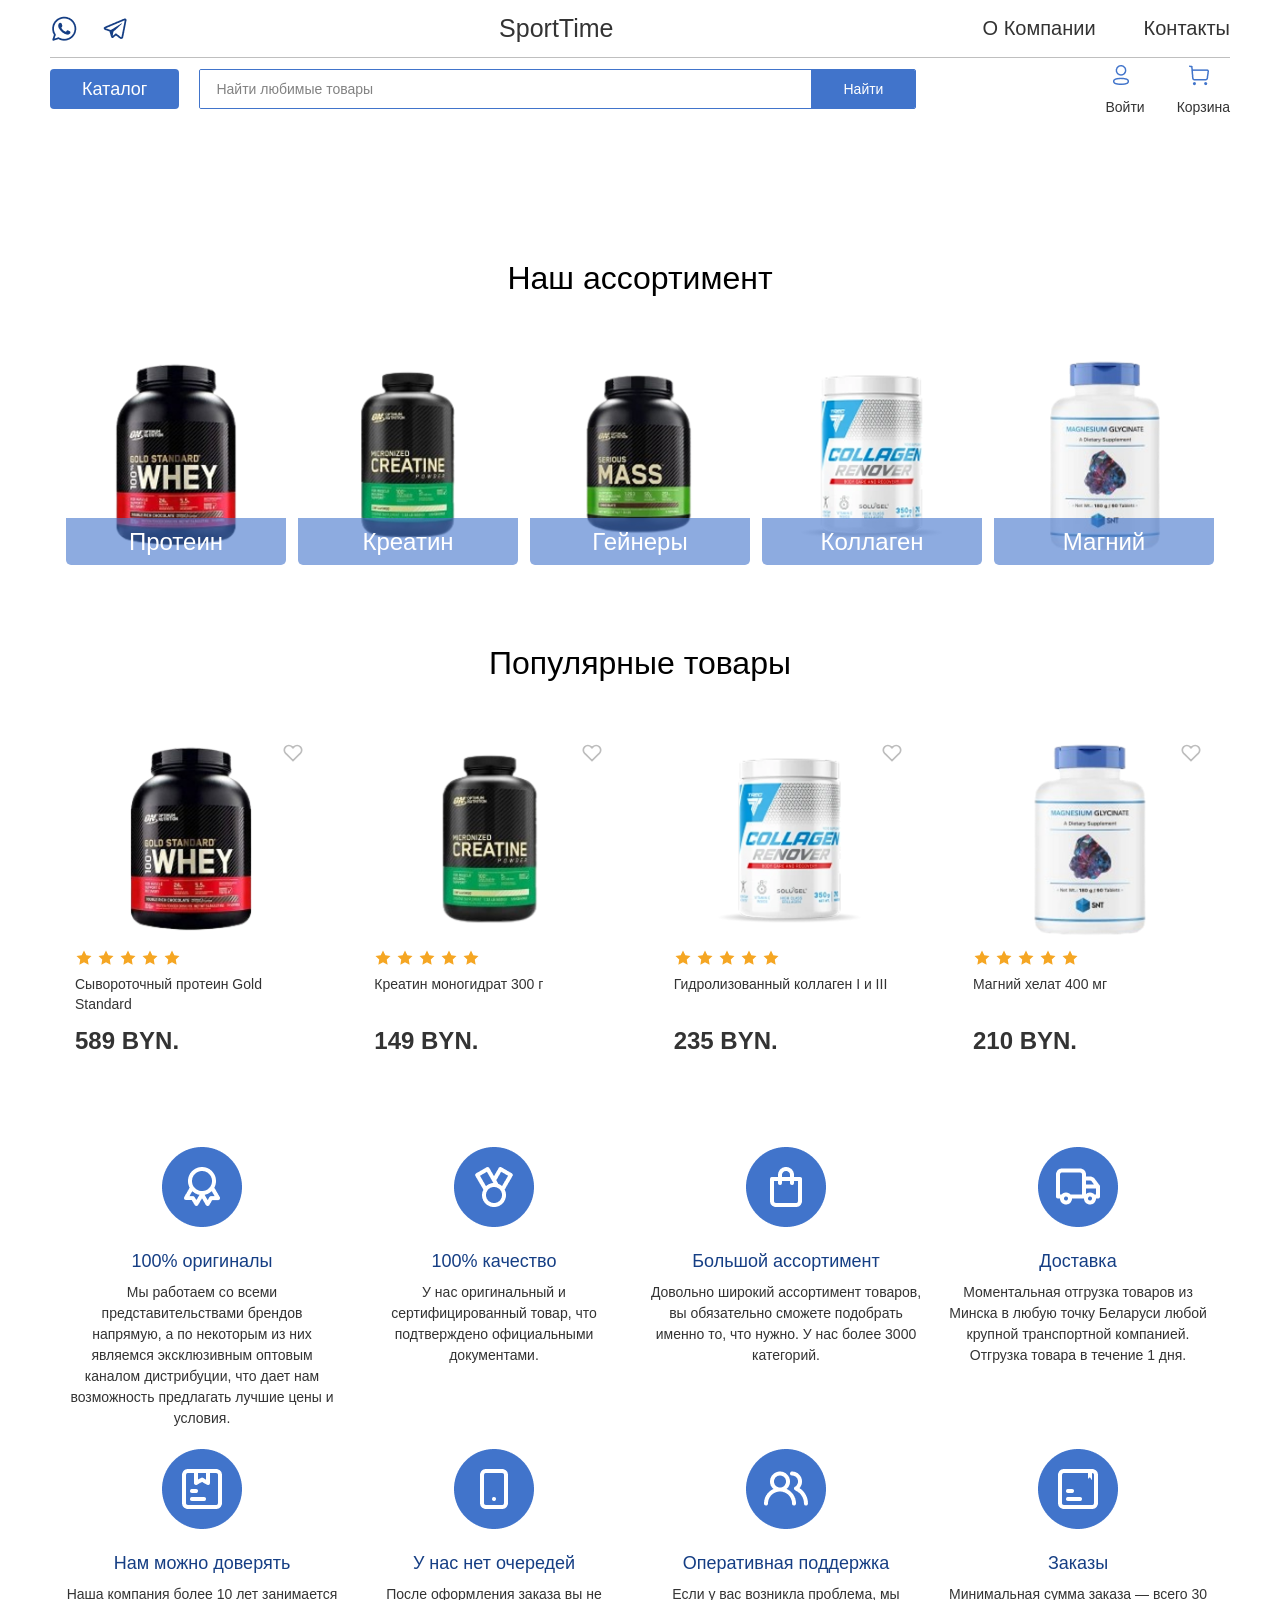
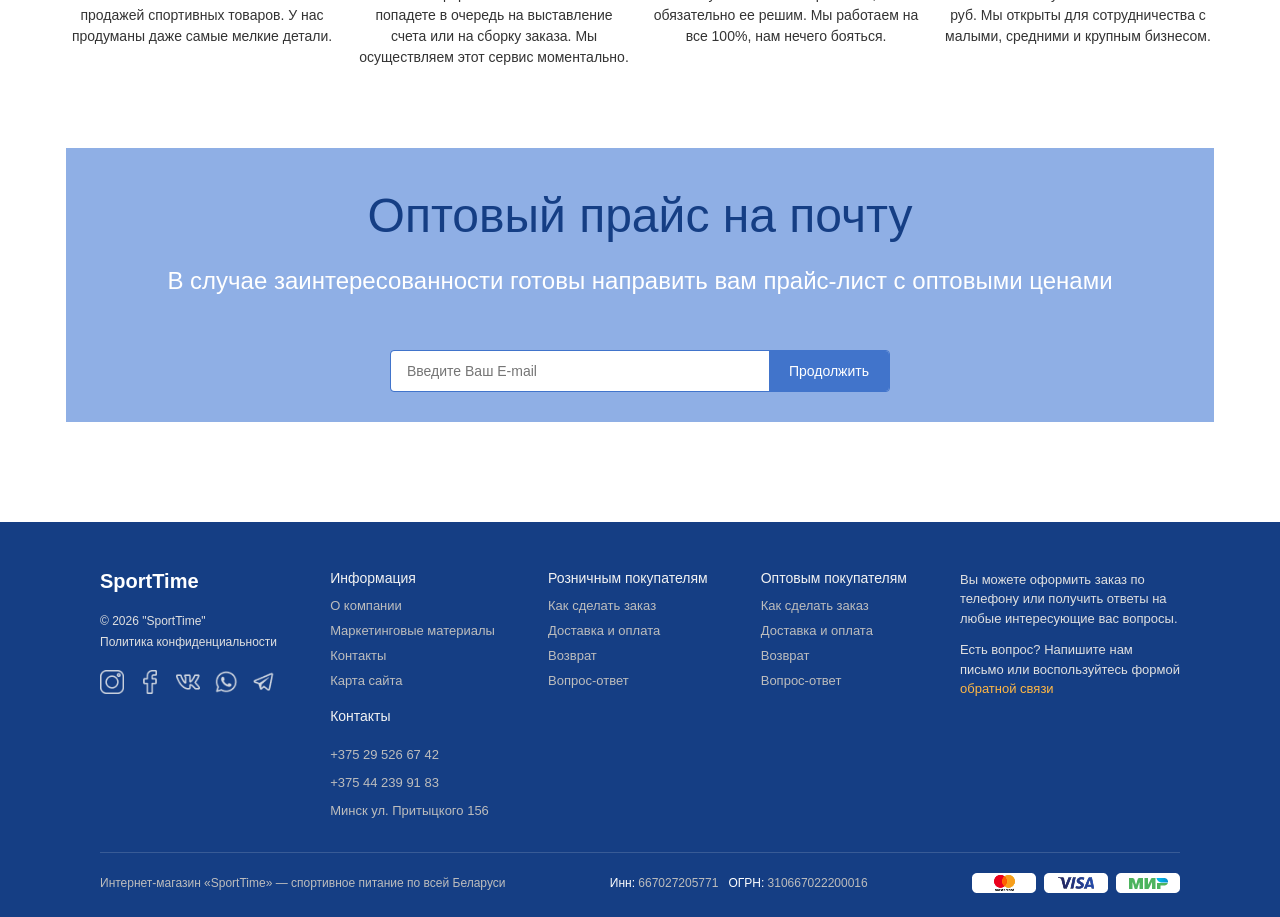
<file: index.html>
<!DOCTYPE html>
<html lang="ru">

<head>
    <meta charset="UTF-8">
    <meta name="viewport" content="width=device-width, initial-scale=1.0">
    <link rel="stylesheet" href="./styles/index/index.css">
    <title>SportTime — Спортивное питание</title>
</head>

<body>
    <header>
        <div class="header_logo">
            <div class="header_socials">
                <a href="#" aria-label="WhatsApp"><img src="./images/header-images/whatsapp.png" alt="WhatsApp"></a>
                <a href="#" aria-label="Telegram"><img src="./images/header-images/Telegram.png" alt="Telegram"></a>
            </div>
            <h1><a href="index.html">SportTime</a></h1>
            <nav aria-label="Основная навигация">
                <a href="about.html">О Компании</a>
                <a href="index.html#footer">Контакты</a>
            </nav>
        </div>
        <div class="header_nav">
            <div class="header_nav_left">
                <a href="catalog.html" class="btn_catalog">Каталог</a>
                <div class="header_search_wrap">
                    <div class="header_search">
                        <input type="text" placeholder="Найти любимые товары" aria-label="Поиск товаров"
                            id="search_input">
                        <button type="button" id="search_btn">Найти</button>
                    </div>
                </div>
            </div>
            <div class="header_profile">
                <a href="login-register.html" class="profile_log">
                    <img src="./images/header-images/Profile.png" alt="Профиль">
                    <span>Войти</span>
                </a>
                <a href="cart.html" class="profile_buy">
                    <img src="./images/header-images/Buy.png" alt="Корзина">
                    <span>Корзина</span>
                </a>
            </div>
            <button class="burger_btn" aria-label="Открыть меню" aria-expanded="false">
                <img src="./images/header-images/menu.png" alt="">
            </button>
        </div>
        <nav class="mobile_menu" aria-label="Мобильная навигация">
            <a href="about.html">О Компании</a>
            <a href="index.html#footer">Контакты</a>
            <a href="catalog.html">Каталог</a>
            <a href="login-register.html">Войти</a>
            <a href="cart.html">Корзина</a>
        </nav>
    </header>

    <main>
        <h2>Наш ассортимент</h2>
        <nav aria-label="Категории товаров">
            <a href="catalog.html?cat=protein" class="link_block protein">
                <p>Протеин</p>
            </a>
            <a href="catalog.html?cat=creatine" class="link_block creatine">
                <p>Креатин</p>
            </a>
            <a href="catalog.html?cat=gainer" class="link_block geyner">
                <p>Гейнеры</p>
            </a>
            <a href="catalog.html?cat=collagen" class="link_block collagen">
                <p>Коллаген</p>
            </a>
            <a href="catalog.html?cat=magnesium" class="link_block magniy">
                <p>Магний</p>
            </a>
        </nav>

        <h2>Популярные товары</h2>

        <section class="likely" aria-label="Популярные товары">
            <div class="card" data-id="pr1">
                <button class="heart_btn" data-id="pr1" aria-label="В корзину"><svg width="20" height="20"
                        viewBox="0 0 24 24" fill="none" stroke="#BDBDBD" stroke-width="2">
                        <path
                            d="M20.84 4.61a5.5 5.5 0 0 0-7.78 0L12 5.67l-1.06-1.06a5.5 5.5 0 0 0-7.78 7.78l1.06 1.06L12 21.23l7.78-7.78 1.06-1.06a5.5 5.5 0 0 0 0-7.78z" />
                    </svg></button>
                <img src="./images/main-images/protein.png" alt="Протеин">
                <div class="rating"><svg width="18" height="18" viewBox="0 0 24 24" fill="#F5A623">
                        <path
                            d="M12 2l3.09 6.26L22 9.27l-5 4.87 1.18 6.88L12 17.77l-6.18 3.25L7 14.14 2 9.27l6.91-1.01L12 2z" />
                    </svg><svg width="18" height="18" viewBox="0 0 24 24" fill="#F5A623">
                        <path
                            d="M12 2l3.09 6.26L22 9.27l-5 4.87 1.18 6.88L12 17.77l-6.18 3.25L7 14.14 2 9.27l6.91-1.01L12 2z" />
                    </svg><svg width="18" height="18" viewBox="0 0 24 24" fill="#F5A623">
                        <path
                            d="M12 2l3.09 6.26L22 9.27l-5 4.87 1.18 6.88L12 17.77l-6.18 3.25L7 14.14 2 9.27l6.91-1.01L12 2z" />
                    </svg><svg width="18" height="18" viewBox="0 0 24 24" fill="#F5A623">
                        <path
                            d="M12 2l3.09 6.26L22 9.27l-5 4.87 1.18 6.88L12 17.77l-6.18 3.25L7 14.14 2 9.27l6.91-1.01L12 2z" />
                    </svg><svg width="18" height="18" viewBox="0 0 24 24" fill="#F5A623">
                        <path
                            d="M12 2l3.09 6.26L22 9.27l-5 4.87 1.18 6.88L12 17.77l-6.18 3.25L7 14.14 2 9.27l6.91-1.01L12 2z" />
                    </svg></div>
                <p>Сывороточный протеин Gold Standard</p>
                <div class="price">
                    <p>589 BYN.</p>
                </div>
            </div>
            <div class="card" data-id="cr1">
                <button class="heart_btn" data-id="cr1" aria-label="В корзину"><svg width="20" height="20"
                        viewBox="0 0 24 24" fill="none" stroke="#BDBDBD" stroke-width="2">
                        <path
                            d="M20.84 4.61a5.5 5.5 0 0 0-7.78 0L12 5.67l-1.06-1.06a5.5 5.5 0 0 0-7.78 7.78l1.06 1.06L12 21.23l7.78-7.78 1.06-1.06a5.5 5.5 0 0 0 0-7.78z" />
                    </svg></button>
                <img src="./images/main-images/creatine.png" alt="Креатин">
                <div class="rating"><svg width="18" height="18" viewBox="0 0 24 24" fill="#F5A623">
                        <path
                            d="M12 2l3.09 6.26L22 9.27l-5 4.87 1.18 6.88L12 17.77l-6.18 3.25L7 14.14 2 9.27l6.91-1.01L12 2z" />
                    </svg><svg width="18" height="18" viewBox="0 0 24 24" fill="#F5A623">
                        <path
                            d="M12 2l3.09 6.26L22 9.27l-5 4.87 1.18 6.88L12 17.77l-6.18 3.25L7 14.14 2 9.27l6.91-1.01L12 2z" />
                    </svg><svg width="18" height="18" viewBox="0 0 24 24" fill="#F5A623">
                        <path
                            d="M12 2l3.09 6.26L22 9.27l-5 4.87 1.18 6.88L12 17.77l-6.18 3.25L7 14.14 2 9.27l6.91-1.01L12 2z" />
                    </svg><svg width="18" height="18" viewBox="0 0 24 24" fill="#F5A623">
                        <path
                            d="M12 2l3.09 6.26L22 9.27l-5 4.87 1.18 6.88L12 17.77l-6.18 3.25L7 14.14 2 9.27l6.91-1.01L12 2z" />
                    </svg><svg width="18" height="18" viewBox="0 0 24 24" fill="#F5A623">
                        <path
                            d="M12 2l3.09 6.26L22 9.27l-5 4.87 1.18 6.88L12 17.77l-6.18 3.25L7 14.14 2 9.27l6.91-1.01L12 2z" />
                    </svg></div>
                <p>Креатин моногидрат 300 г</p>
                <div class="price">
                    <p>149 BYN.</p>
                </div>
            </div>
            <div class="card" data-id="cl1">
                <button class="heart_btn" data-id="cl1" aria-label="В корзину"><svg width="20" height="20"
                        viewBox="0 0 24 24" fill="none" stroke="#BDBDBD" stroke-width="2">
                        <path
                            d="M20.84 4.61a5.5 5.5 0 0 0-7.78 0L12 5.67l-1.06-1.06a5.5 5.5 0 0 0-7.78 7.78l1.06 1.06L12 21.23l7.78-7.78 1.06-1.06a5.5 5.5 0 0 0 0-7.78z" />
                    </svg></button>
                <img src="./images/main-images/collagen.png" alt="Коллаген">
                <div class="rating"><svg width="18" height="18" viewBox="0 0 24 24" fill="#F5A623">
                        <path
                            d="M12 2l3.09 6.26L22 9.27l-5 4.87 1.18 6.88L12 17.77l-6.18 3.25L7 14.14 2 9.27l6.91-1.01L12 2z" />
                    </svg><svg width="18" height="18" viewBox="0 0 24 24" fill="#F5A623">
                        <path
                            d="M12 2l3.09 6.26L22 9.27l-5 4.87 1.18 6.88L12 17.77l-6.18 3.25L7 14.14 2 9.27l6.91-1.01L12 2z" />
                    </svg><svg width="18" height="18" viewBox="0 0 24 24" fill="#F5A623">
                        <path
                            d="M12 2l3.09 6.26L22 9.27l-5 4.87 1.18 6.88L12 17.77l-6.18 3.25L7 14.14 2 9.27l6.91-1.01L12 2z" />
                    </svg><svg width="18" height="18" viewBox="0 0 24 24" fill="#F5A623">
                        <path
                            d="M12 2l3.09 6.26L22 9.27l-5 4.87 1.18 6.88L12 17.77l-6.18 3.25L7 14.14 2 9.27l6.91-1.01L12 2z" />
                    </svg><svg width="18" height="18" viewBox="0 0 24 24" fill="#F5A623">
                        <path
                            d="M12 2l3.09 6.26L22 9.27l-5 4.87 1.18 6.88L12 17.77l-6.18 3.25L7 14.14 2 9.27l6.91-1.01L12 2z" />
                    </svg></div>
                <p>Гидролизованный коллаген I и III</p>
                <div class="price">
                    <p>235 BYN.</p>
                </div>
            </div>
            <div class="card" data-id="mg1">
                <button class="heart_btn" data-id="mg1" aria-label="В корзину"><svg width="20" height="20"
                        viewBox="0 0 24 24" fill="none" stroke="#BDBDBD" stroke-width="2">
                        <path
                            d="M20.84 4.61a5.5 5.5 0 0 0-7.78 0L12 5.67l-1.06-1.06a5.5 5.5 0 0 0-7.78 7.78l1.06 1.06L12 21.23l7.78-7.78 1.06-1.06a5.5 5.5 0 0 0 0-7.78z" />
                    </svg></button>
                <img src="./images/main-images/magniy.png" alt="Магний">
                <div class="rating"><svg width="18" height="18" viewBox="0 0 24 24" fill="#F5A623">
                        <path
                            d="M12 2l3.09 6.26L22 9.27l-5 4.87 1.18 6.88L12 17.77l-6.18 3.25L7 14.14 2 9.27l6.91-1.01L12 2z" />
                    </svg><svg width="18" height="18" viewBox="0 0 24 24" fill="#F5A623">
                        <path
                            d="M12 2l3.09 6.26L22 9.27l-5 4.87 1.18 6.88L12 17.77l-6.18 3.25L7 14.14 2 9.27l6.91-1.01L12 2z" />
                    </svg><svg width="18" height="18" viewBox="0 0 24 24" fill="#F5A623">
                        <path
                            d="M12 2l3.09 6.26L22 9.27l-5 4.87 1.18 6.88L12 17.77l-6.18 3.25L7 14.14 2 9.27l6.91-1.01L12 2z" />
                    </svg><svg width="18" height="18" viewBox="0 0 24 24" fill="#F5A623">
                        <path
                            d="M12 2l3.09 6.26L22 9.27l-5 4.87 1.18 6.88L12 17.77l-6.18 3.25L7 14.14 2 9.27l6.91-1.01L12 2z" />
                    </svg><svg width="18" height="18" viewBox="0 0 24 24" fill="#F5A623">
                        <path
                            d="M12 2l3.09 6.26L22 9.27l-5 4.87 1.18 6.88L12 17.77l-6.18 3.25L7 14.14 2 9.27l6.91-1.01L12 2z" />
                    </svg></div>
                <p>Магний хелат 400 мг</p>
                <div class="price">
                    <p>210 BYN.</p>
                </div>
            </div>
        </section>

        <section class="info_boxes" aria-label="Наши преимущества">
            <div class="info_box">
                <img src="./images/main-images/1.png" alt="">
                <h3>100% оригиналы</h3>
                <p>Мы работаем со всеми представительствами брендов напрямую, а по некоторым из них являемся
                    эксклюзивным оптовым каналом дистрибуции, что дает нам возможность предлагать лучшие цены и условия.
                </p>
            </div>
            <div class="info_box">
                <img src="./images/main-images/2.png" alt="">
                <h3>100% качество</h3>
                <p>У нас оригинальный и сертифицированный товар, что подтверждено официальными документами.</p>
            </div>
            <div class="info_box">
                <img src="./images/main-images/3.png" alt="">
                <h3>Большой ассортимент</h3>
                <p>Довольно широкий ассортимент товаров, вы обязательно сможете подобрать именно то, что нужно. У нас
                    более 3000 категорий.</p>
            </div>
            <div class="info_box">
                <img src="./images/main-images/4.png" alt="">
                <h3>Доставка</h3>
                <p>Моментальная отгрузка товаров из Минска в любую точку Беларуси любой крупной транспортной компанией.
                    Отгрузка товара в течение 1 дня.</p>
            </div>
            <div class="info_box">
                <img src="./images/main-images/5.png" alt="">
                <h3>Нам можно доверять</h3>
                <p>Наша компания более 10 лет занимается продажей спортивных товаров. У нас продуманы даже самые мелкие
                    детали.</p>
            </div>
            <div class="info_box">
                <img src="./images/main-images/6.png" alt="">
                <h3>У нас нет очередей</h3>
                <p>После оформления заказа вы не попадете в очередь на выставление счета или на сборку заказа. Мы
                    осуществляем этот сервис моментально.</p>
            </div>
            <div class="info_box">
                <img src="./images/main-images/7.png" alt="">
                <h3>Оперативная поддержка</h3>
                <p>Если у вас возникла проблема, мы обязательно ее решим. Мы работаем на все 100%, нам нечего бояться.
                </p>
            </div>
            <div class="info_box">
                <img src="./images/main-images/8.png" alt="">
                <h3>Заказы</h3>
                <p>Минимальная сумма заказа — всего 30 руб. Мы открыты для сотрудничества с малыми, средними и крупным
                    бизнесом.</p>
            </div>
        </section>

        <section class="email_box">
            <h2 class="email_title">Оптовый прайс на почту</h2>
            <p class="email_subtitle">В случае заинтересованности готовы направить вам прайс-лист с оптовыми ценами</p>
            <form class="main_search" action="#" method="post">
                <input type="email" placeholder="Введите Ваш E-mail" aria-label="Ваш email" required>
                <button type="reset">Продолжить</button>
            </form>
        </section>
    </main>

    <footer class="footer" id="footer">
        <div class="footer_inner">
            <div class="footer_brand">
                <p class="footer_logo">SportTime</p>
                <div class="footer_brand_meta">
                    <p>© 2026 "SportTime"</p>
                    <p>Политика конфиденциальности</p>
                </div>
                <nav class="footer_socials" aria-label="Социальные сети">
                    <a href="#"><img src="./images/footer-images/instagram.png" alt="Instagram" /></a>
                    <a href="#"><img src="./images/footer-images/facebook.png" alt="Facebook" /></a>
                    <a href="#"><img src="./images/footer-images/vk.png" alt="VK" /></a>
                    <a href="#"><img src="./images/footer-images/whatsapp.png" alt="WhatsApp" /></a>
                    <a href="#"><img src="./images/footer-images/Telegram.png" alt="Telegram" /></a>
                </nav>
            </div>

            <div class="footer_col">
                <nav aria-label="Информация">
                    <h2>Информация</h2>
                    <a href="#">О компании</a>
                    <a href="#">Маркетинговые материалы</a>
                    <a href="#">Контакты</a>
                    <a href="#">Карта сайта</a>
                </nav>
                
                <h2>Контакты</h2>
                <address>
                    <p>+375 29 526 67 42</p>
                    <p>+375 44 239 91 83</p>
                    <p>Минск ул. Притыцкого 156</p>
                </address>
            </div>

            <div class="footer_col">
                <nav aria-label="Розничным покупателям">
                    <h2>Розничным покупателям</h2>
                    <a href="#">Как сделать заказ</a>
                    <a href="#">Доставка и оплата</a>
                    <a href="#">Возврат</a>
                    <a href="#">Вопрос-ответ</a>
                </nav>
            </div>

            <div class="footer_col">
                <nav aria-label="Оптовым покупателям">
                    <h2>Оптовым покупателям</h2>
                    <a href="#">Как сделать заказ</a>
                    <a href="#">Доставка и оплата</a>
                    <a href="#">Возврат</a>
                    <a href="#">Вопрос-ответ</a>
                </nav>
            </div>

            <aside class="footer_text">
                <p>Вы можете оформить заказ по телефону или получить ответы на любые интересующие вас вопросы.</p>
                <p>Есть вопрос? Напишите нам письмо или воспользуйтесь формой <a href="#">обратной связи</a></p>
            </aside>
        </div>

        <hr />

        <div class="footer_bottom">
            <small>Интернет-магазин «SportTime» — спортивное питание по всей Беларуси</small>
            <p><span>Инн:</span> 667027205771 &nbsp; <span>ОГРН:</span> 310667022200016</p>
            <div class="footer-payments">
                <img src="./images/footer-images/mastercard.png" alt="Mastercard" />
                <img src="./images/footer-images/visa.png" alt="Visa" />
                <img src="./images/footer-images/mir.png" alt="Мир" />
            </div>
        </div>
    </footer>

    <script src="./script/cart.js"></script>
    <script src="./script/header.js"></script>
    <script>
        const HEART_FILL = `<svg width="20" height="20" viewBox="0 0 24 24" fill="#4174CB" stroke="#4174CB" stroke-width="2"><path d="M20.84 4.61a5.5 5.5 0 0 0-7.78 0L12 5.67l-1.06-1.06a5.5 5.5 0 0 0-7.78 7.78l1.06 1.06L12 21.23l7.78-7.78 1.06-1.06a5.5 5.5 0 0 0 0-7.78z"/></svg>`;
        const HEART_OUT = `<svg width="20" height="20" viewBox="0 0 24 24" fill="none" stroke="#BDBDBD" stroke-width="2"><path d="M20.84 4.61a5.5 5.5 0 0 0-7.78 0L12 5.67l-1.06-1.06a5.5 5.5 0 0 0-7.78 7.78l1.06 1.06L12 21.23l7.78-7.78 1.06-1.06a5.5 5.5 0 0 0 0-7.78z"/></svg>`;

        document.querySelectorAll('.likely .card').forEach(card => {
            card.addEventListener('click', e => {
                if (e.target.closest('.heart_btn')) return;
                window.location.href = `product.html?id=${card.dataset.id}`;
            });
        });

        let xmlProducts = [];
        fetch('./products_all.xml')
            .then(r => r.text())
            .then(text => {
                const xml = new DOMParser().parseFromString(text, 'application/xml');
                xmlProducts = [...xml.querySelectorAll('product')].map(node => ({
                    id:              node.querySelector('id')?.textContent.trim(),
                    price_wholesale: parseInt(node.querySelector('price_wholesale')?.textContent) || 0
                }));
            });

        document.querySelectorAll('.heart_btn').forEach(btn => {
            const id = btn.dataset.id;

            btn.innerHTML = cartHas(id) ? HEART_FILL : HEART_OUT;

            btn.addEventListener('click', e => {
                e.stopPropagation();
                const card = btn.closest('.card');
                const name = card.querySelector('p').textContent;
                const priceText = card.querySelector('.price p').textContent;
                const price = parseInt(priceText.replace(/\D/g, '')) || 0;
                const img = card.querySelector('img').getAttribute('src').split('/').pop();
                const price_wholesale = xmlProducts.find(p => p.id === id)?.price_wholesale || 0;

                if (cartHas(id)) {
                    cartRemove(id);
                    btn.innerHTML = HEART_OUT;
                } else {
                    cartAdd({ id, name, price, price_wholesale, image: img, div: id });
                    btn.innerHTML = HEART_FILL;
                }
            });
        });
    </script>
</body>

</html>
</file>
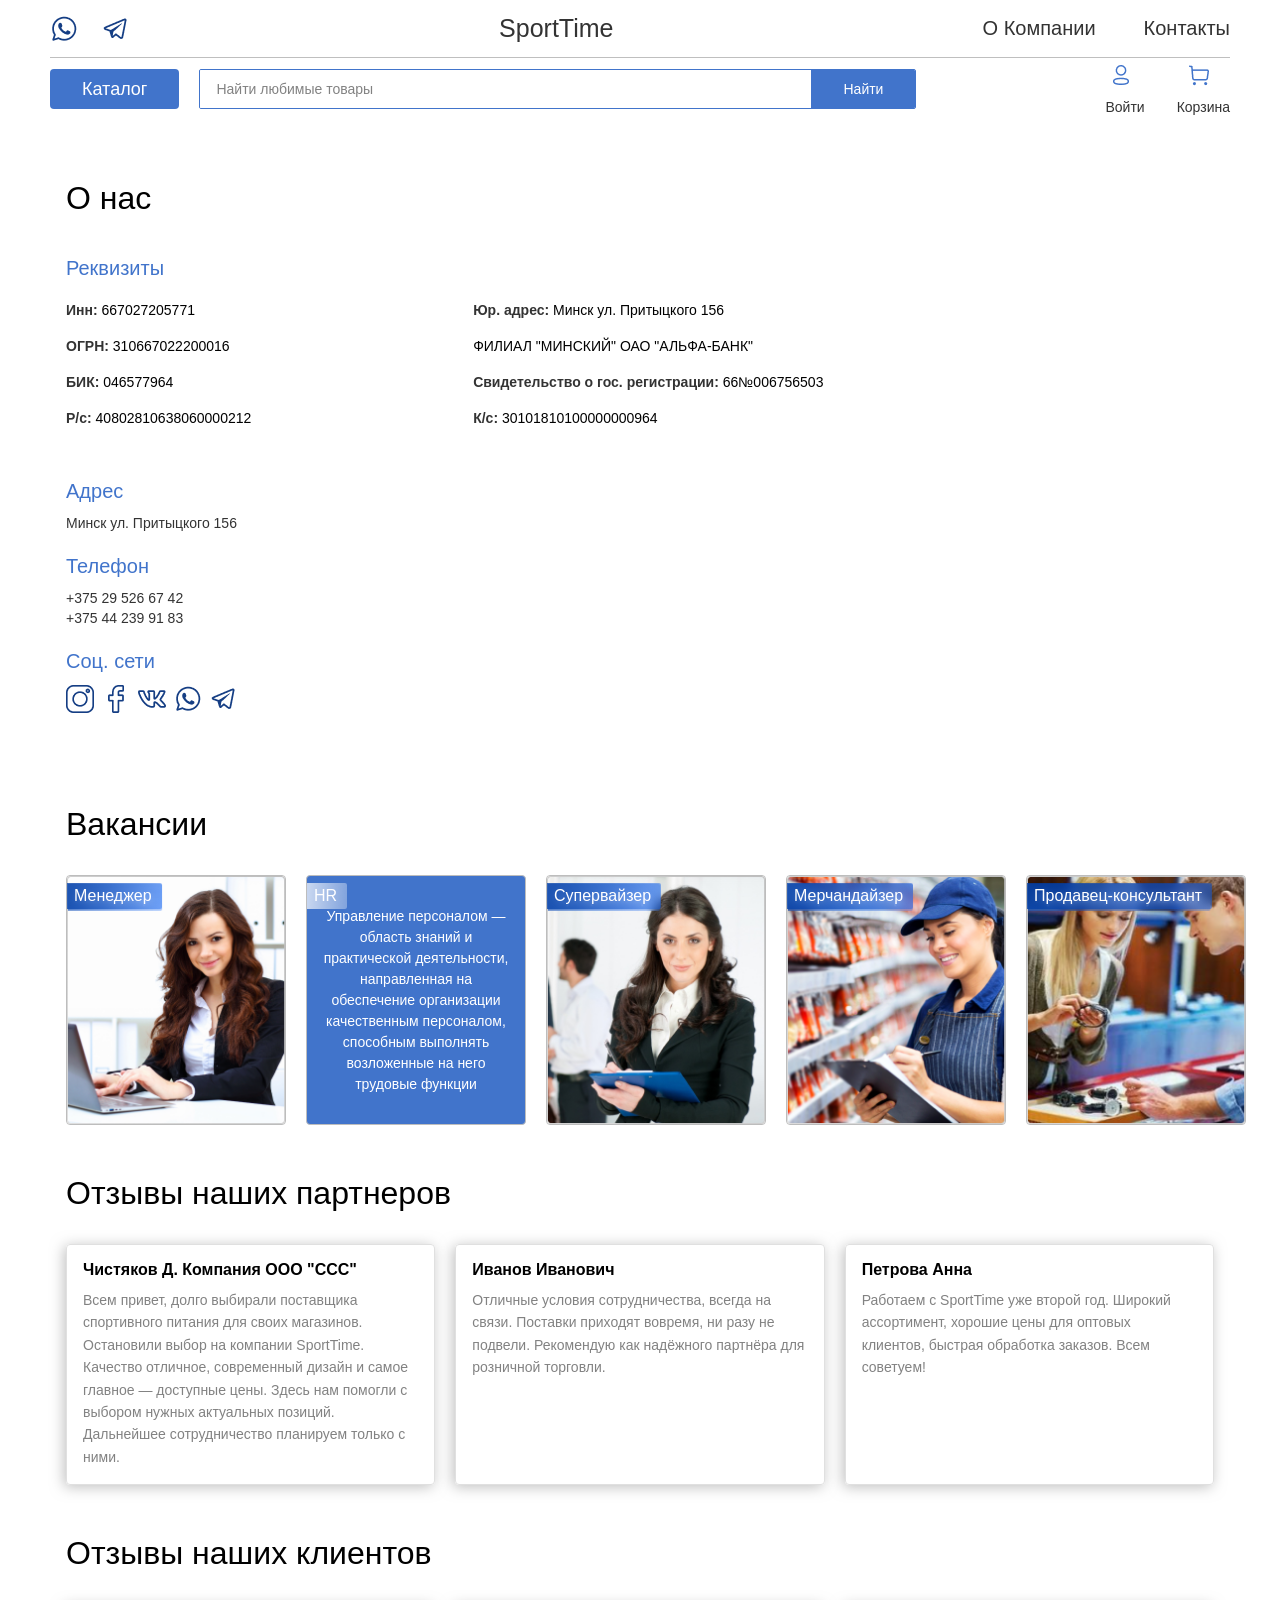
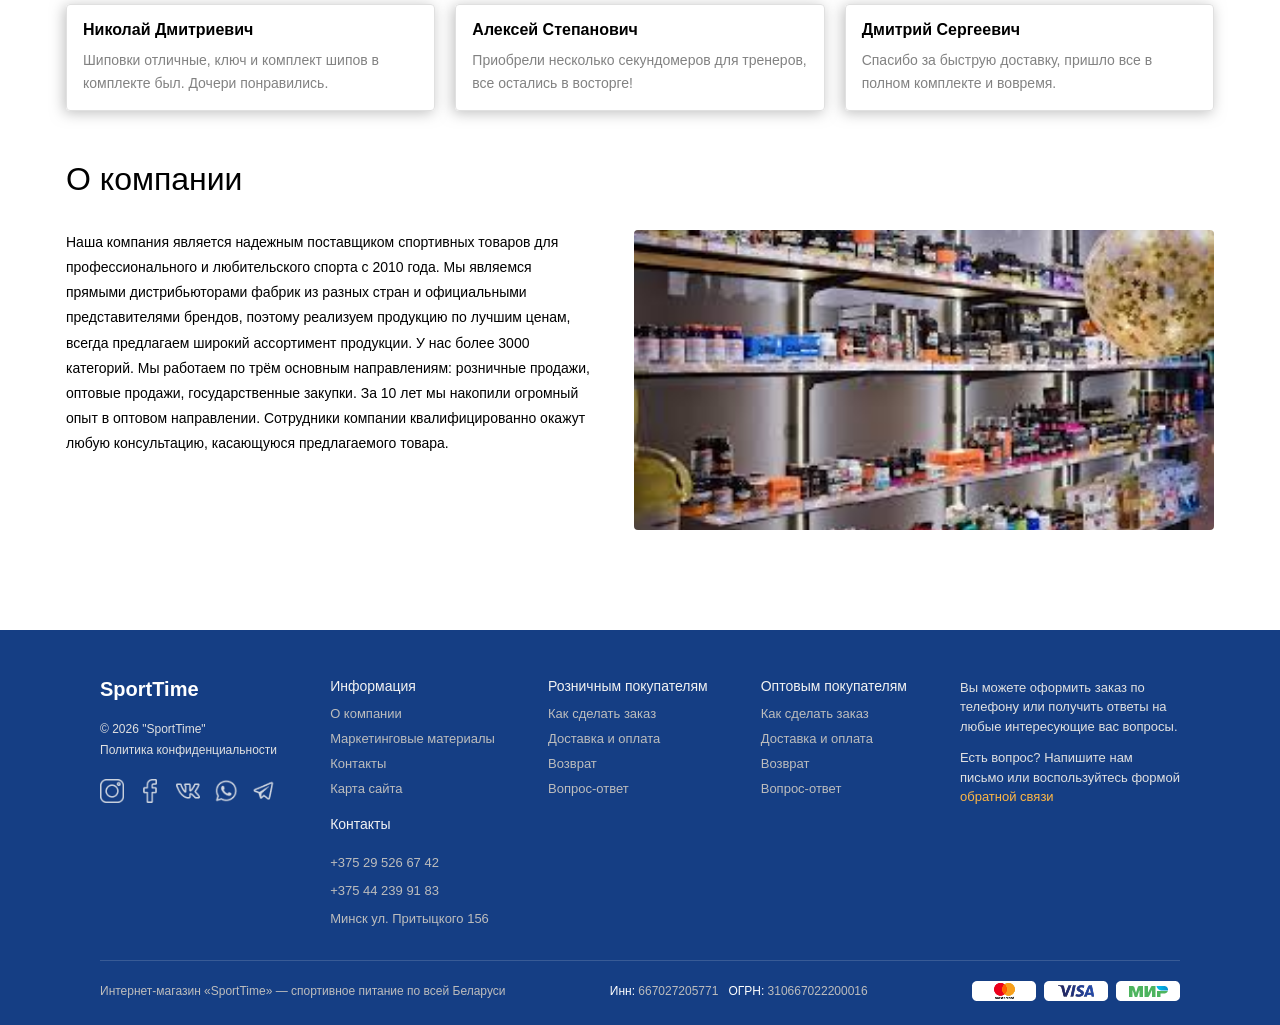
<file: about.html>
<!doctype html>
<html lang="ru">
  <head>
    <meta charset="UTF-8" />
    <meta name="viewport" content="width=device-width, initial-scale=1.0" />
    <link rel="stylesheet" href="./styles/about/about.css" />
    <title>О компании — SportTime</title>
  </head>
  <body>
    <header>
      <div class="header_logo">
        <div class="header_socials">
          <a href="#" aria-label="WhatsApp"
            ><img src="./images/header-images/whatsapp.png" alt="WhatsApp"
          /></a>
          <a href="#" aria-label="Telegram"
            ><img src="./images/header-images/Telegram.png" alt="Telegram"
          /></a>
        </div>
        <h1><a href="index.html">SportTime</a></h1>
        <nav aria-label="Основная навигация">
          <a href="about.html">О Компании</a>
          <a href="index.html#footer">Контакты</a>
        </nav>
      </div>
      <div class="header_nav">
        <div class="header_nav_left">
          <a href="catalog.html" class="btn_catalog">Каталог</a>
          <div class="header_search_wrap">
            <div class="header_search">
              <input
                type="text"
                placeholder="Найти любимые товары"
                aria-label="Поиск товаров"
                id="search_input"
              />
              <button type="button" id="search_btn">Найти</button>
            </div>
          </div>
        </div>
        <div class="header_profile">
          <a href="login-register.html" class="profile_log">
            <img src="./images/header-images/Profile.png" alt="Профиль" />
            <span>Войти</span>
          </a>
          <a href="cart.html" class="profile_buy">
            <img src="./images/header-images/Buy.png" alt="Корзина" />
            <span>Корзина</span>
          </a>
        </div>
        <button
          class="burger_btn"
          aria-label="Открыть меню"
          aria-expanded="false"
        >
          <img src="./images/header-images/menu.png" alt="" />
        </button>
      </div>
      <nav class="mobile_menu" aria-label="Мобильная навигация">
        <a href="about.html">О Компании</a>
        <a href="index.html#footer">Контакты</a>
        <a href="catalog.html">Каталог</a>
        <a href="login-register.html">Войти</a>
        <a href="cart.html">Корзина</a>
      </nav>
    </header>

    <main>
      <h1 class="first_h">О нас</h1>

      <div class="main_header_path section">
        <h2>Реквизиты</h2>
        <table>
          <tr>
            <td><span>Инн:</span> 667027205771</td>
            <td><span>Юр. адрес:</span> Минск ул. Притыцкого 156</td>
          </tr>
          <tr>
            <td><span>ОГРН:</span> 310667022200016</td>
            <td>ФИЛИАЛ "МИНСКИЙ" ОАО "АЛЬФА-БАНК"</td>
          </tr>
          <tr>
            <td><span>БИК:</span> 046577964</td>
            <td><span>Свидетельство о гос. регистрации:</span> 66№006756503</td>
          </tr>
          <tr>
            <td><span>Р/с:</span> 40802810638060000212</td>
            <td><span>К/с:</span> 30101810100000000964</td>
          </tr>
        </table>
      </div>

      <div class="map_box section">
        <div class="map_box_left_part">
          <h2>Адрес</h2>
          <address>Минск ул. Притыцкого 156</address>
          <h2>Телефон</h2>
          <a href="tel:+375295266742" class="phone">+375 29 526 67 42</a>
          <a href="tel:+375442399183" class="phone">+375 44 239 91 83</a>
          <h2>Соц. сети</h2>
          <nav class="footer_socials" aria-label="Социальные сети">
            <a href="#"
              ><img src="./images/main-images/instagram.png" alt="Instagram"
            /></a>
            <a href="#"
              ><img src="./images/main-images/facebook.png" alt="Facebook"
            /></a>
            <a href="#"><img src="./images/main-images/vk.png" alt="VK" /></a>
            <a href="#"
              ><img src="./images/main-images/whatsapp.png" alt="WhatsApp"
            /></a>
            <a href="#"
              ><img src="./images/main-images/telegram.png" alt="Telegram"
            /></a>
          </nav>
        </div>
        <iframe
          src="https://www.google.com/maps/embed?pb=!1m18!1m12!1m3!1d9401.242461614649!2d27.43656353566893!3d53.908456090613406!2m3!1f0!2f0!3f0!3m2!1i1024!2i768!4f13.1!3m3!1m2!1s0x46dbdb0729080ba5%3A0x9ff376e8c3fe9555!2z0KLQviDQntC00L3QsCDQn9GA0LjRgtGL0YbQutC-0LPQviAxNTY!5e0!3m2!1sru!2sby!4v1776146622462!5m2!1sru!2sby"
          title="Карта расположения магазина"
          width="680"
          height="300"
          style="border: 0"
          allowfullscreen=""
          loading="lazy"
          referrerpolicy="no-referrer-when-downgrade"
        ></iframe>
      </div>

      <div class="jobs_section section">
        <h1>Вакансии</h1>
        <ul class="jobs_container">
          <li class="job_card job_card--seller">
            <div class="job_badge job_badge--blue">Менеджер</div>
          </li>
          <li class="job_card job_card--hr">
            <div class="job_badge job_badge--white">HR</div>
            <p class="job_desc">
              Управление персоналом — область знаний и практической
              деятельности, направленная на обеспечение организации качественным
              персоналом, способным выполнять возложенные на него трудовые
              функции
            </p>
          </li>
          <li class="job_card job_card--supervisor">
            <div class="job_badge job_badge--blue">Супервайзер</div>
          </li>
          <li class="job_card job_card--merch">
            <div class="job_badge job_badge--blue">Мерчандайзер</div>
          </li>
          <li class="job_card job_card--consultant">
            <div class="job_badge job_badge--blue">Продавец-консультант</div>
          </li>
        </ul>
      </div>

      <div class="likely section">
        <h1>Отзывы наших партнеров</h1>
        <div class="likely_blocks">
          <div class="likely_block">
            <h2>Чистяков Д. Компания ООО "ССС"</h2>
            <p>
              Всем привет, долго выбирали поставщика спортивного питания для
              своих магазинов. Остановили выбор на компании SportTime. Качество
              отличное, современный дизайн и самое главное — доступные цены.
              Здесь нам помогли с выбором нужных актуальных позиций. Дальнейшее
              сотрудничество планируем только с ними.
            </p>
          </div>
          <div class="likely_block">
            <h2>Иванов Иванович</h2>
            <p>
              Отличные условия сотрудничества, всегда на связи. Поставки
              приходят вовремя, ни разу не подвели. Рекомендую как надёжного
              партнёра для розничной торговли.
            </p>
          </div>
          <div class="likely_block">
            <h2>Петрова Анна</h2>
            <p>
              Работаем с SportTime уже второй год. Широкий ассортимент, хорошие
              цены для оптовых клиентов, быстрая обработка заказов. Всем
              советуем!
            </p>
          </div>
        </div>
      </div>

      <div class="likely_clients section">
        <h1>Отзывы наших клиентов</h1>
        <div class="likely_blocks">
          <div class="likely_block">
            <h2>Николай Дмитриевич</h2>
            <p>
              Шиповки отличные, ключ и комплект шипов в комплекте был. Дочери
              понравились.
            </p>
          </div>
          <div class="likely_block">
            <h2>Алексей Степанович</h2>
            <p>
              Приобрели несколько секундомеров для тренеров, все остались в
              восторге!
            </p>
          </div>
          <div class="likely_block">
            <h2>Дмитрий Сергеевич</h2>
            <p>
              Спасибо за быструю доставку, пришло все в полном комплекте и
              вовремя.
            </p>
          </div>
        </div>
      </div>

      <div class="about_company section">
        <h1>О компании</h1>
        <div class="about_company_inner">
          <p>
            Наша компания является надежным поставщиком спортивных товаров для
            профессионального и любительского спорта с 2010 года. Мы являемся
            прямыми дистрибьюторами фабрик из разных стран и официальными
            представителями брендов, поэтому реализуем продукцию по лучшим
            ценам, всегда предлагаем широкий ассортимент продукции. У нас более
            3000 категорий. Мы работаем по трём основным направлениям: розничные
            продажи, оптовые продажи, государственные закупки. За 10 лет мы
            накопили огромный опыт в оптовом направлении. Сотрудники компании
            квалифицированно окажут любую консультацию, касающуюся предлагаемого
            товара.
          </p>
          <img src="./images/main-images/shop.jpg" alt="Наш магазин" />
        </div>
      </div>
    </main>

    <footer class="footer" id="footer">
        <div class="footer_inner">
            <div class="footer_brand">
                <p class="footer_logo">SportTime</p>
                <div class="footer_brand_meta">
                    <p>© 2026 "SportTime"</p>
                    <p>Политика конфиденциальности</p>
                </div>
                <nav class="footer_socials" aria-label="Социальные сети">
                    <a href="#"><img src="./images/footer-images/instagram.png" alt="Instagram" /></a>
                    <a href="#"><img src="./images/footer-images/facebook.png" alt="Facebook" /></a>
                    <a href="#"><img src="./images/footer-images/vk.png" alt="VK" /></a>
                    <a href="#"><img src="./images/footer-images/whatsapp.png" alt="WhatsApp" /></a>
                    <a href="#"><img src="./images/footer-images/Telegram.png" alt="Telegram" /></a>
                </nav>
            </div>

            <div class="footer_col">
                <nav aria-label="Информация">
                    <h2>Информация</h2>
                    <a href="#">О компании</a>
                    <a href="#">Маркетинговые материалы</a>
                    <a href="#">Контакты</a>
                    <a href="#">Карта сайта</a>
                </nav>
                
                <h2>Контакты</h2>
                <address>
                    <p>+375 29 526 67 42</p>
                    <p>+375 44 239 91 83</p>
                    <p>Минск ул. Притыцкого 156</p>
                </address>
            </div>

            <div class="footer_col">
                <nav aria-label="Розничным покупателям">
                    <h2>Розничным покупателям</h2>
                    <a href="#">Как сделать заказ</a>
                    <a href="#">Доставка и оплата</a>
                    <a href="#">Возврат</a>
                    <a href="#">Вопрос-ответ</a>
                </nav>
            </div>

            <div class="footer_col">
                <nav aria-label="Оптовым покупателям">
                    <h2>Оптовым покупателям</h2>
                    <a href="#">Как сделать заказ</a>
                    <a href="#">Доставка и оплата</a>
                    <a href="#">Возврат</a>
                    <a href="#">Вопрос-ответ</a>
                </nav>
            </div>

            <aside class="footer_text">
                <p>Вы можете оформить заказ по телефону или получить ответы на любые интересующие вас вопросы.</p>
                <p>Есть вопрос? Напишите нам письмо или воспользуйтесь формой <a href="#">обратной связи</a></p>
            </aside>
        </div>

        <hr />

        <div class="footer_bottom">
            <small>Интернет-магазин «SportTime» — спортивное питание по всей Беларуси</small>
            <p><span>Инн:</span> 667027205771 &nbsp; <span>ОГРН:</span> 310667022200016</p>
            <div class="footer-payments">
                <img src="./images/footer-images/mastercard.png" alt="Mastercard" />
                <img src="./images/footer-images/visa.png" alt="Visa" />
                <img src="./images/footer-images/mir.png" alt="Мир" />
            </div>
        </div>
    </footer>

    <script src="./script/cart.js"></script>
    <script src="./script/header.js"></script>
  </body>
</html>
</file>
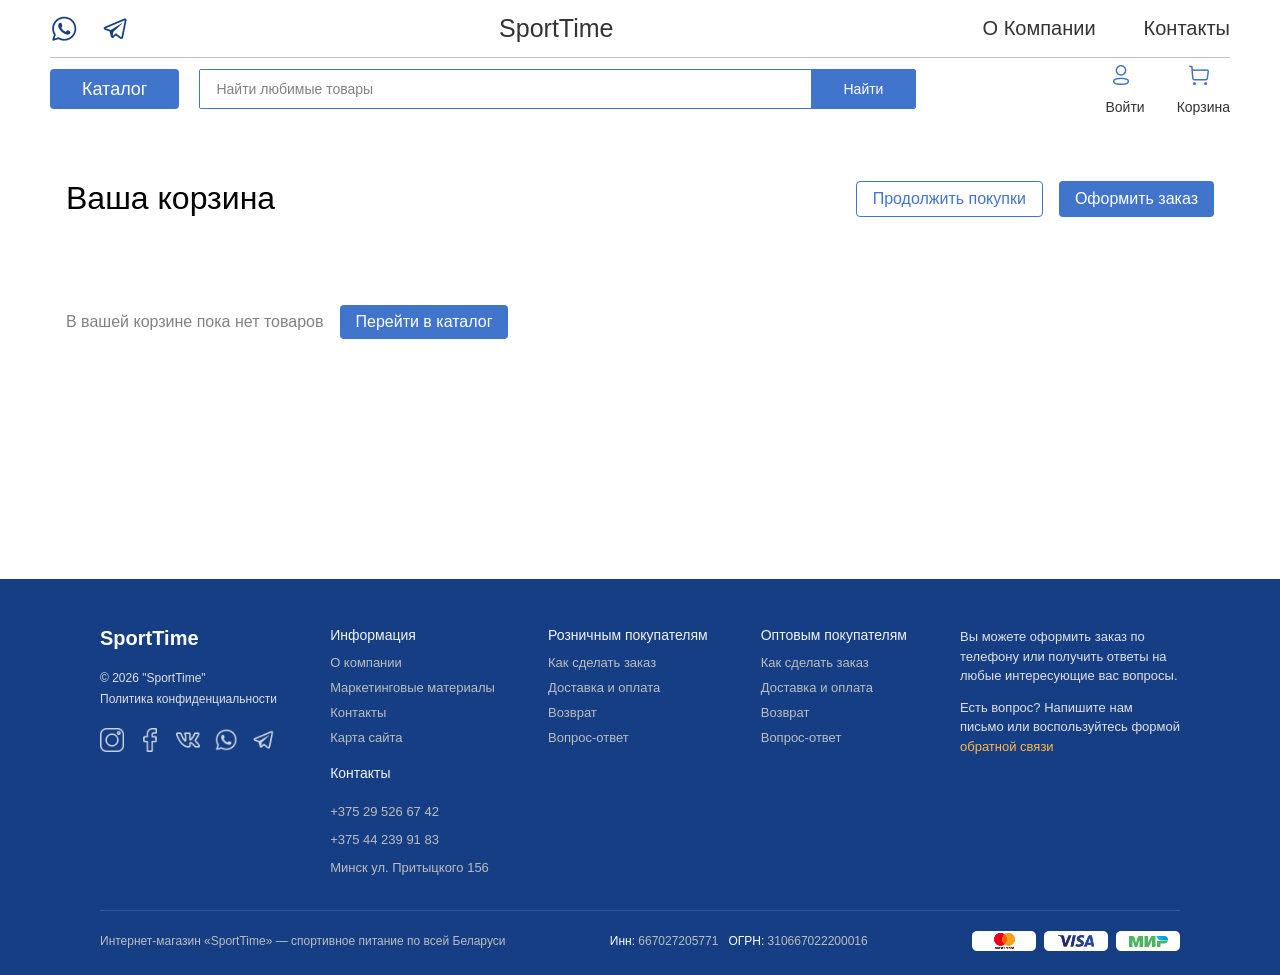
<file: cart.html>
<!doctype html>
<html lang="ru">
  <head>
    <meta charset="UTF-8" />
    <meta name="viewport" content="width=device-width, initial-scale=1.0" />
    <link rel="stylesheet" href="./styles/cart/cart.css" />
    <title>Корзина — SportTime</title>
  </head>
  <body>
    <header>
      <div class="header_logo">
        <div class="header_socials">
          <a href="#" aria-label="WhatsApp"
            ><img src="./images/header-images/whatsapp.png" alt="WhatsApp"
          /></a>
          <a href="#" aria-label="Telegram"
            ><img src="./images/header-images/Telegram.png" alt="Telegram"
          /></a>
        </div>
        <h1><a href="index.html">SportTime</a></h1>
        <nav aria-label="Основная навигация">
          <a href="about.html">О Компании</a>
          <a href="index.html#footer">Контакты</a>
        </nav>
      </div>
      <div class="header_nav">
        <div class="header_nav_left">
          <a href="catalog.html" class="btn_catalog">Каталог</a>
          <div class="header_search_wrap">
            <div class="header_search">
              <input
                type="text"
                placeholder="Найти любимые товары"
                aria-label="Поиск товаров"
                id="search_input"
              />
              <button type="button" id="search_btn">Найти</button>
            </div>
          </div>
        </div>
        <div class="header_profile">
          <a href="login-register.html" class="profile_log">
            <img src="./images/header-images/Profile.png" alt="Профиль" />
            <span>Войти</span>
          </a>
          <a href="cart.html" class="profile_buy">
            <img src="./images/header-images/Buy.png" alt="Корзина" />
            <span>Корзина</span>
          </a>
        </div>
        <button
          class="burger_btn"
          aria-label="Открыть меню"
          aria-expanded="false"
        >
          <img src="./images/header-images/menu.png" alt="" />
        </button>
      </div>
      <nav class="mobile_menu" aria-label="Мобильная навигация">
        <a href="about.html">О Компании</a>
        <a href="index.html#footer">Контакты</a>
        <a href="catalog.html">Каталог</a>
        <a href="login-register.html">Войти</a>
        <a href="cart.html">Корзина</a>
      </nav>
    </header>

    <div class="cart_page">
      <div class="cart_head">
        <h1>Ваша корзина</h1>
        <div class="cart_head_btns">
          <a href="catalog.html" class="btn_continue">Продолжить покупки</a>
          <button class="btn_checkout">Оформить заказ</button>
        </div>
      </div>

      <div class="cart_empty" id="cart_empty" style="display: none">
        <p>В вашей корзине пока нет товаров</p>
        <a href="catalog.html">Перейти в каталог</a>
      </div>

      <div id="cart_table" style="display: none">
        <div class="cart_table_head">
          <span style="text-align: center">Фото</span>
          <span>Наименование товара</span>
          <span style="text-align: center">Цена за ед.</span>
          <span style="text-align: center">Кол-во</span>
          <span style="text-align: right">Итого</span>
          <span></span>
        </div>
        <div class="cart_items" id="cart_items_container"></div>
      </div>

      <div class="cart_summary" id="cart_summary" style="display: none">
        <div class="cart_summary_inner">
          <div class="cart_promo">
            <label>Промокод</label>
            <div class="promo_input_wrap">
              <input type="text" placeholder="Промокод" id="promo_input" />
            </div>
          </div>
          <div class="cart_totals">
            <div class="cart_total_row">
              <span class="tl">Сумма</span>
              <span class="tv" id="cart_subtotal">0 BYN</span>
            </div>
            <div class="cart_total_row">
              <span class="tl">НДС 20% (20% включено)</span>
              <span class="tv" id="cart_tax">0 BYN</span>
            </div>
          </div>
        </div>
        <div class="cart_total_final">
          <span class="tf_label">Итоговая стоимость</span>
          <span class="tf_val" id="cart_total">0 BYN</span>
        </div>
      </div>

      <div class="cart_actions" id="cart_actions" style="display: none">
        <div class="cart_actions_left">
          <a href="catalog.html" class="btn_continue">Продолжить покупки</a>
          <button class="btn_clear" id="btn_clear_cart">
            Очистить корзину
          </button>
        </div>
        <button class="btn_checkout">Оформить заказ</button>
      </div>
    </div>

    <footer class="footer" id="footer">
      <div class="footer_inner">
        <div class="footer_brand">
          <p class="footer_logo">SportTime</p>
          <div class="footer_brand_meta">
            <p>© 2026 "SportTime"</p>
            <p>Политика конфиденциальности</p>
          </div>
          <nav class="footer_socials" aria-label="Социальные сети">
            <a href="#"
              ><img src="./images/footer-images/instagram.png" alt="Instagram"
            /></a>
            <a href="#"
              ><img src="./images/footer-images/facebook.png" alt="Facebook"
            /></a>
            <a href="#"><img src="./images/footer-images/vk.png" alt="VK" /></a>
            <a href="#"
              ><img src="./images/footer-images/whatsapp.png" alt="WhatsApp"
            /></a>
            <a href="#"
              ><img src="./images/footer-images/Telegram.png" alt="Telegram"
            /></a>
          </nav>
        </div>

        <div class="footer_col">
          <nav aria-label="Информация">
            <h2>Информация</h2>
            <a href="#">О компании</a>
            <a href="#">Маркетинговые материалы</a>
            <a href="#">Контакты</a>
            <a href="#">Карта сайта</a>
          </nav>

          <h2>Контакты</h2>
          <address>
            <p>+375 29 526 67 42</p>
            <p>+375 44 239 91 83</p>
            <p>Минск ул. Притыцкого 156</p>
          </address>
        </div>

        <div class="footer_col">
          <nav aria-label="Розничным покупателям">
            <h2>Розничным покупателям</h2>
            <a href="#">Как сделать заказ</a>
            <a href="#">Доставка и оплата</a>
            <a href="#">Возврат</a>
            <a href="#">Вопрос-ответ</a>
          </nav>
        </div>

        <div class="footer_col">
          <nav aria-label="Оптовым покупателям">
            <h2>Оптовым покупателям</h2>
            <a href="#">Как сделать заказ</a>
            <a href="#">Доставка и оплата</a>
            <a href="#">Возврат</a>
            <a href="#">Вопрос-ответ</a>
          </nav>
        </div>

        <aside class="footer_text">
          <p>
            Вы можете оформить заказ по телефону или получить ответы на любые
            интересующие вас вопросы.
          </p>
          <p>
            Есть вопрос? Напишите нам письмо или воспользуйтесь формой
            <a href="#">обратной связи</a>
          </p>
        </aside>
      </div>

      <hr />

      <div class="footer_bottom">
        <small
          >Интернет-магазин «SportTime» — спортивное питание по всей
          Беларуси</small
        >
        <p>
          <span>Инн:</span> 667027205771 &nbsp;
          <span>ОГРН:</span> 310667022200016
        </p>
        <div class="footer-payments">
          <img src="./images/footer-images/mastercard.png" alt="Mastercard" />
          <img src="./images/footer-images/visa.png" alt="Visa" />
          <img src="./images/footer-images/mir.png" alt="Мир" />
        </div>
      </div>
    </footer>

    <div
      class="order_modal_overlay"
      id="order_modal_overlay"
      style="display: none"
    >
      <div class="order_modal" id="order_modal">
        <button class="order_modal_close" id="order_modal_close">×</button>
        <div class="order_modal_icon">
          <img src="./images/main-images/success.png" width="25" alt="" />
        </div>
        <h2 class="order_modal_title">Спасибо за заказ!</h2>
        <p class="order_modal_text">
          Укажите номер, по которому наш оператор свяжется с вами
        </p>
        <input
          class="order_modal_input"
          id="order_modal_phone"
          type="tel"
          placeholder="+375XXXXXXXXX"
        />
        <button class="order_modal_btn" id="order_modal_submit">
          Подтвердить
        </button>
      </div>
    </div>

    <script src="./script/cart.js"></script>
    <script src="./script/header.js"></script>
    <script src="./script/cart_page.js"></script>
  </body>
</html>
</file>
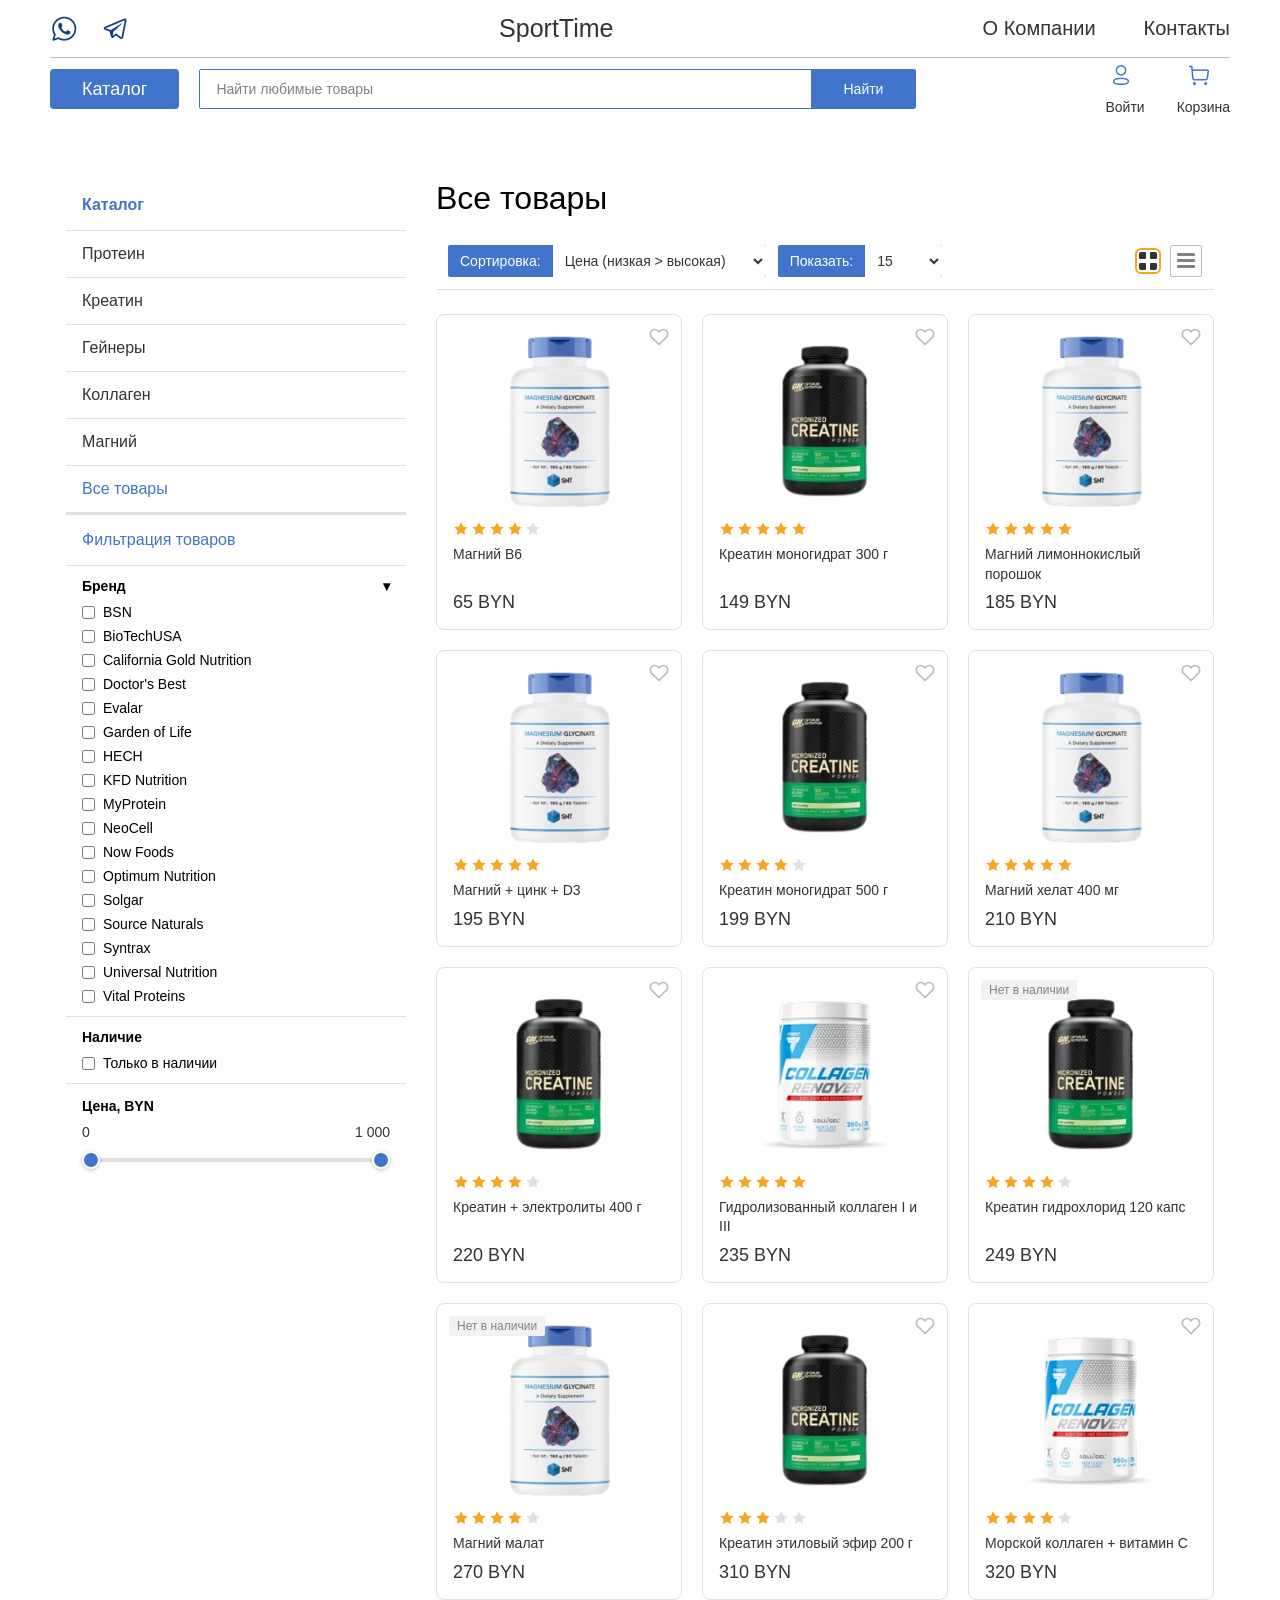
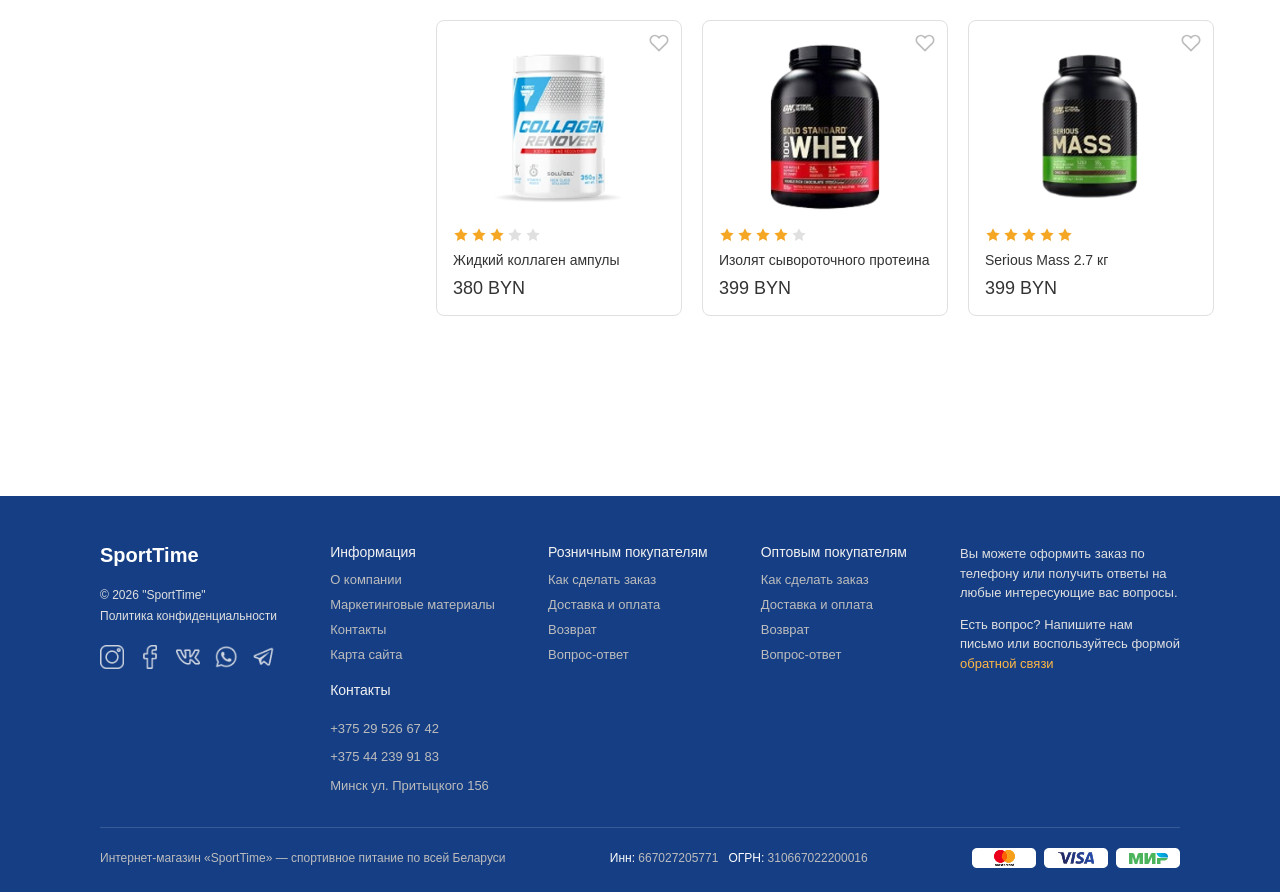
<file: catalog.html>
<!doctype html>
<html lang="ru">
  <head>
    <meta charset="UTF-8" />
    <meta name="viewport" content="width=device-width, initial-scale=1.0" />
    <link rel="stylesheet" href="./styles/catalog/catalog.css" />
    <title>Каталог — SportTime</title>
  </head>
  <body>
    <header>
      <div class="header_logo">
        <div class="header_socials">
          <a href="#" aria-label="WhatsApp"
            ><img src="./images/header-images/whatsapp.png" alt="WhatsApp"
          /></a>
          <a href="#" aria-label="Telegram"
            ><img src="./images/header-images/Telegram.png" alt="Telegram"
          /></a>
        </div>
        <h1><a href="index.html">SportTime</a></h1>
        <nav aria-label="Основная навигация">
          <a href="about.html">О Компании</a>
          <a href="index.html#footer">Контакты</a>
        </nav>
      </div>
      <div class="header_nav">
        <div class="header_nav_left">
          <a href="catalog.html" class="btn_catalog">Каталог</a>
          <div class="header_search_wrap">
            <div class="header_search">
              <input
                type="text"
                placeholder="Найти любимые товары"
                aria-label="Поиск товаров"
                id="search_input"
              />
              <button type="button" id="search_btn">Найти</button>
            </div>
          </div>
        </div>
        <div class="header_profile">
          <a href="login-register.html" class="profile_log">
            <img src="./images/header-images/Profile.png" alt="Профиль" />
            <span>Войти</span>
          </a>
          <a href="cart.html" class="profile_buy">
            <img src="./images/header-images/Buy.png" alt="Корзина" />
            <span>Корзина</span>
          </a>
        </div>
        <button
          class="burger_btn"
          aria-label="Открыть меню"
          aria-expanded="false"
        >
          <img src="./images/header-images/menu.png" alt="" />
        </button>
      </div>
      <nav class="mobile_menu" aria-label="Мобильная навигация">
        <a href="about.html">О Компании</a>
        <a href="index.html#footer">Контакты</a>
        <a href="catalog.html">Каталог</a>
        <a href="login-register.html">Войти</a>
        <a href="cart.html">Корзина</a>
      </nav>
    </header>

    <div class="catalog_wrapper">
      <aside class="catalog_sidebar">
        <nav class="sidebar_cats" aria-label="Категории">
          <span class="sidebar_cats_title">Каталог</span>
          <a href="#" class="cat_link" data-cat="protein">Протеин</a>
          <a href="#" class="cat_link" data-cat="creatine">Креатин</a>
          <a href="#" class="cat_link" data-cat="gainer">Гейнеры</a>
          <a href="#" class="cat_link" data-cat="collagen">Коллаген</a>
          <a href="#" class="cat_link" data-cat="magnesium">Магний</a>
          <a href="#" class="cat_link" data-cat="">Все товары</a>
        </nav>

        <div class="filter_section">
          <span class="filter_title_main">Фильтрация товаров</span>

          <div class="filter_group">
            <div class="filter_group_head" id="brand_toggle">
              <span>Бренд</span>
              <span class="filter_arrow">▾</span>
            </div>
            <div class="filter_group_body" id="brand_list"></div>
          </div>

          <div class="filter_group">
            <div class="filter_group_head">
              <span>Наличие</span>
            </div>
            <div class="filter_group_body">
              <label>
                <input type="checkbox" id="only_in_stock" /> Только в наличии
              </label>
            </div>
          </div>

          <div class="price_slider_wrap">
            <div style="font-size: 14px; font-weight: 600; margin-bottom: 10px">
              Цена, BYN
            </div>
            <div class="price_labels">
              <span id="price_min_label">0</span>
              <span id="price_max_label">10 000</span>
            </div>
            <div class="slider_container">
              <div class="slider_track"></div>
              <div class="slider_track_fill" id="slider_fill"></div>
              <input
                type="range"
                id="slider_min"
                min="0"
                max="10000"
                value="0"
                step="50"
              />
              <input
                type="range"
                id="slider_max"
                min="0"
                max="10000"
                value="10000"
                step="50"
              />
            </div>
          </div>
        </div>
      </aside>

      <main class="catalog_main">
        <h1 class="catalog_title" id="catalog_title">Каталог</h1>

        <div class="catalog_toolbar">
          <div class="sort_block">
            <span class="block_label">Сортировка:</span>
            <select id="sort_select">
              <option value="price_asc" selected>
                Цена (низкая &gt; высокая)
              </option>
              <option value="price_desc">Цена (высокая &gt; низкая)</option>
              <option value="name_asc">Название (А → Я)</option>
              <option value="name_desc">Название (Я → А)</option>
              <option value="rating">По рейтингу</option>
            </select>
          </div>

          <div class="show_block">
            <span class="block_label">Показать:</span>
            <select id="show_select">
              <option value="15" selected>15</option>
              <option value="30">30</option>
              <option value="50">50</option>
              <option value="999">Все</option>
            </select>
          </div>

          <div class="view_btns">
            <button
              class="view_btn active"
              id="grid_btn"
              title="Сетка"
              aria-label="Вид сеткой"
            >
              <svg
                width="18"
                height="18"
                viewBox="0 0 18 18"
                fill="currentColor"
              >
                <rect x="0" y="0" width="7" height="7" rx="1" />
                <rect x="11" y="0" width="7" height="7" rx="1" />
                <rect x="0" y="11" width="7" height="7" rx="1" />
                <rect x="11" y="11" width="7" height="7" rx="1" />
              </svg>
            </button>
            <button
              class="view_btn"
              id="list_btn"
              title="Список"
              aria-label="Вид списком"
            >
              <svg
                width="18"
                height="18"
                viewBox="0 0 18 18"
                fill="currentColor"
              >
                <rect x="0" y="1" width="18" height="3" rx="1" />
                <rect x="0" y="7" width="18" height="3" rx="1" />
                <rect x="0" y="13" width="18" height="3" rx="1" />
              </svg>
            </button>
          </div>
        </div>

        <div class="search_info" id="search_info"></div>

        <div id="products_container">
          <div class="cat_loader">Загрузка товаров...</div>
        </div>
      </main>
    </div>

    <footer class="footer" id="footer">
        <div class="footer_inner">
            <div class="footer_brand">
                <p class="footer_logo">SportTime</p>
                <div class="footer_brand_meta">
                    <p>© 2026 "SportTime"</p>
                    <p>Политика конфиденциальности</p>
                </div>
                <nav class="footer_socials" aria-label="Социальные сети">
                    <a href="#"><img src="./images/footer-images/instagram.png" alt="Instagram" /></a>
                    <a href="#"><img src="./images/footer-images/facebook.png" alt="Facebook" /></a>
                    <a href="#"><img src="./images/footer-images/vk.png" alt="VK" /></a>
                    <a href="#"><img src="./images/footer-images/whatsapp.png" alt="WhatsApp" /></a>
                    <a href="#"><img src="./images/footer-images/Telegram.png" alt="Telegram" /></a>
                </nav>
            </div>

            <div class="footer_col">
                <nav aria-label="Информация">
                    <h2>Информация</h2>
                    <a href="#">О компании</a>
                    <a href="#">Маркетинговые материалы</a>
                    <a href="#">Контакты</a>
                    <a href="#">Карта сайта</a>
                </nav>
                
                <h2>Контакты</h2>
                <address>
                    <p>+375 29 526 67 42</p>
                    <p>+375 44 239 91 83</p>
                    <p>Минск ул. Притыцкого 156</p>
                </address>
            </div>

            <div class="footer_col">
                <nav aria-label="Розничным покупателям">
                    <h2>Розничным покупателям</h2>
                    <a href="#">Как сделать заказ</a>
                    <a href="#">Доставка и оплата</a>
                    <a href="#">Возврат</a>
                    <a href="#">Вопрос-ответ</a>
                </nav>
            </div>

            <div class="footer_col">
                <nav aria-label="Оптовым покупателям">
                    <h2>Оптовым покупателям</h2>
                    <a href="#">Как сделать заказ</a>
                    <a href="#">Доставка и оплата</a>
                    <a href="#">Возврат</a>
                    <a href="#">Вопрос-ответ</a>
                </nav>
            </div>

            <aside class="footer_text">
                <p>Вы можете оформить заказ по телефону или получить ответы на любые интересующие вас вопросы.</p>
                <p>Есть вопрос? Напишите нам письмо или воспользуйтесь формой <a href="#">обратной связи</a></p>
            </aside>
        </div>

        <hr />

        <div class="footer_bottom">
            <small>Интернет-магазин «SportTime» — спортивное питание по всей Беларуси</small>
            <p><span>Инн:</span> 667027205771 &nbsp; <span>ОГРН:</span> 310667022200016</p>
            <div class="footer-payments">
                <img src="./images/footer-images/mastercard.png" alt="Mastercard" />
                <img src="./images/footer-images/visa.png" alt="Visa" />
                <img src="./images/footer-images/mir.png" alt="Мир" />
            </div>
        </div>
    </footer>

    <script src="./script/cart.js"></script>
    <script src="./script/header.js"></script>
    <script src="./script/catalog.js"></script>
  </body>
</html>
</file>
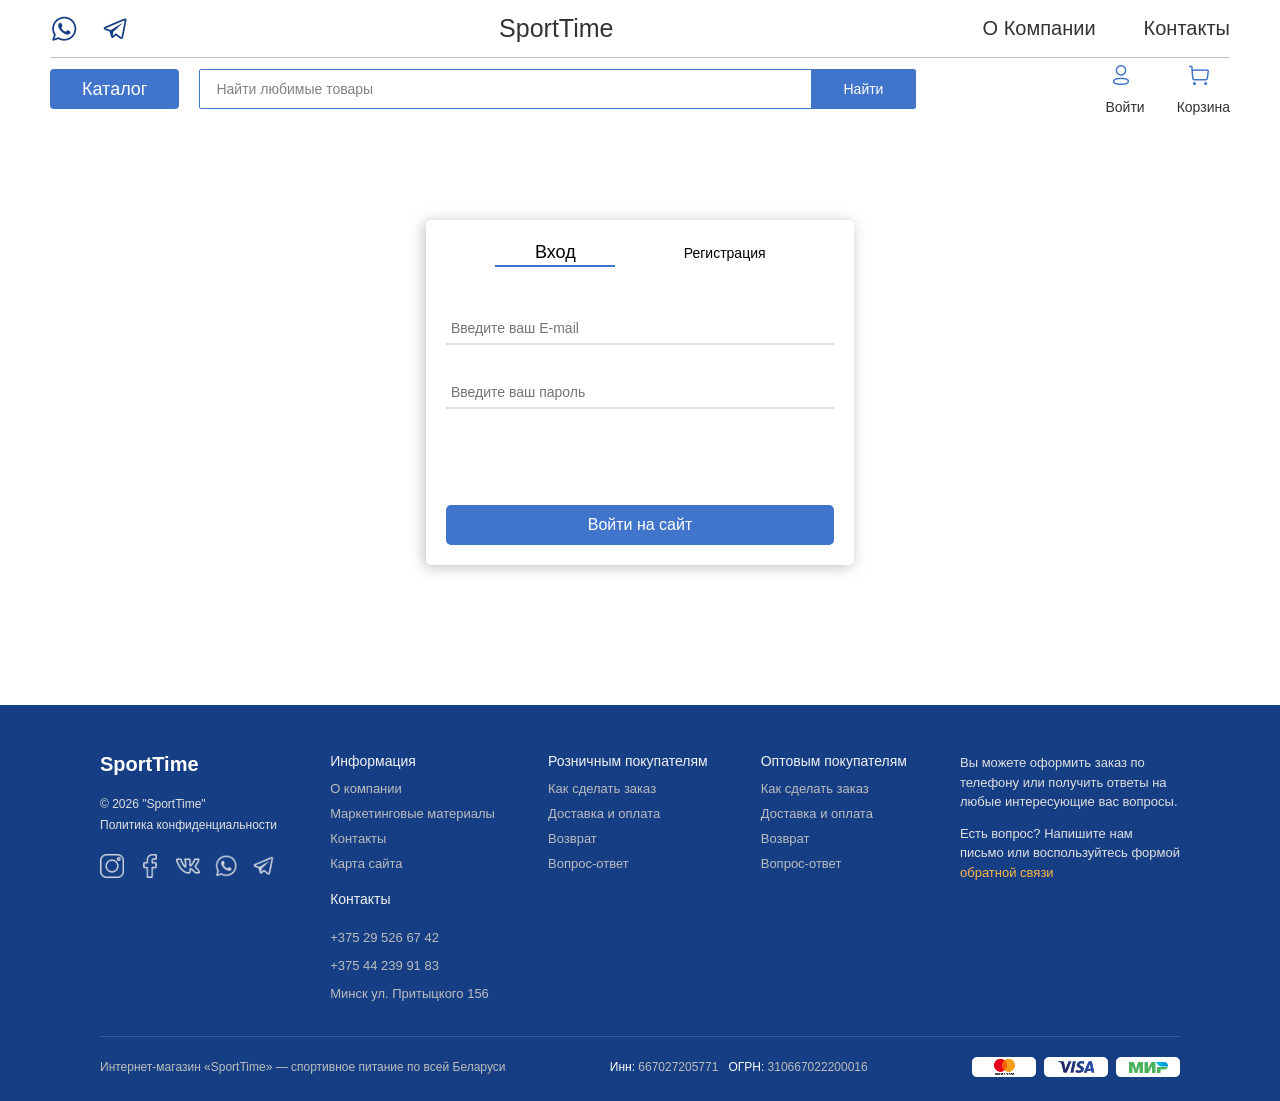
<file: login-register.html>
<!doctype html>
<html lang="ru">
  <head>
    <meta charset="UTF-8" />
    <meta name="viewport" content="width=device-width, initial-scale=1.0" />
    <link rel="stylesheet" href="./styles/login/login.css" />
    <title>Вход — SportTime</title>
  </head>
  <body>
    <header>
      <div class="header_logo">
        <div class="header_socials">
          <a href="#" aria-label="WhatsApp"
            ><img src="./images/header-images/whatsapp.png" alt="WhatsApp"
          /></a>
          <a href="#" aria-label="Telegram"
            ><img src="./images/header-images/Telegram.png" alt="Telegram"
          /></a>
        </div>
        <h1><a href="index.html">SportTime</a></h1>
        <nav aria-label="Основная навигация">
          <a href="about.html">О Компании</a>
          <a href="index.html#footer">Контакты</a>
        </nav>
      </div>
      <div class="header_nav">
        <div class="header_nav_left">
          <a href="catalog.html" class="btn_catalog">Каталог</a>
          <div class="header_search_wrap">
            <div class="header_search">
              <input
                type="text"
                placeholder="Найти любимые товары"
                aria-label="Поиск товаров"
                id="search_input"
              />
              <button type="button" id="search_btn">Найти</button>
            </div>
          </div>
        </div>
        <div class="header_profile">
          <a href="login-register.html" class="profile_log">
            <img src="./images/header-images/Profile.png" alt="Профиль" />
            <span>Войти</span>
          </a>
          <a href="cart.html" class="profile_buy">
            <img src="./images/header-images/Buy.png" alt="Корзина" />
            <span>Корзина</span>
          </a>
        </div>
        <button
          class="burger_btn"
          aria-label="Открыть меню"
          aria-expanded="false"
        >
          <img src="./images/header-images/menu.png" alt="" />
        </button>
      </div>
      <nav class="mobile_menu" aria-label="Мобильная навигация">
        <a href="about.html">О Компании</a>
        <a href="index.html#footer">Контакты</a>
        <a href="catalog.html">Каталог</a>
        <a href="login-register.html">Войти</a>
        <a href="cart.html">Корзина</a>
      </nav>
    </header>

    <main>
      <div class="container">
        <div class="buttons_container">
          <button class="login active" data-panel="login">Вход</button>
          <button class="registration" data-panel="register">
            Регистрация
          </button>
        </div>

        <form id="form-login" aria-label="Форма входа" autocomplete="on">
          <div class="input_box">
            <label for="email_login" class="sr-only">Email</label>
            <input
              id="email_login"
              type="email"
              placeholder="Введите ваш E-mail"
              autocomplete="email"
            />
            <label for="password_login" class="sr-only">Пароль</label>
            <input
              id="password_login"
              type="password"
              placeholder="Введите ваш пароль"
              autocomplete="current-password"
            />
          </div>
          <button class="sbm_btn" type="submit">Войти на сайт</button>
        </form>

        <form
          id="form-register"
          aria-label="Форма регистрации"
          autocomplete="on"
          style="display: none"
        >
          <div class="input_box">
            <label for="reg_name" class="sr-only">Имя</label>
            <input
              id="reg_name"
              type="text"
              placeholder="Введите ваше имя"
              autocomplete="given-name"
            />
            <label for="reg_email" class="sr-only">Email</label>
            <input
              id="reg_email"
              type="email"
              placeholder="Введите ваш E-mail"
              autocomplete="email"
            />
            <label for="reg_pass" class="sr-only">Пароль</label>
            <input
              id="reg_pass"
              type="password"
              placeholder="Придумайте пароль"
              autocomplete="new-password"
            />
            <label for="reg_pass2" class="sr-only">Подтверждение пароля</label>
            <input
              id="reg_pass2"
              type="password"
              placeholder="Подтвердите пароль"
              autocomplete="new-password"
            />
          </div>
          <button class="sbm_btn" type="submit">Зарегистрироваться</button>
        </form>
      </div>
    </main>

    <footer class="footer" id="footer">
      <div class="footer_inner">
        <div class="footer_brand">
          <p class="footer_logo">SportTime</p>
          <div class="footer_brand_meta">
            <p>© 2026 "SportTime"</p>
            <p>Политика конфиденциальности</p>
          </div>
          <nav class="footer_socials" aria-label="Социальные сети">
            <a href="#"
              ><img src="./images/footer-images/instagram.png" alt="Instagram"
            /></a>
            <a href="#"
              ><img src="./images/footer-images/facebook.png" alt="Facebook"
            /></a>
            <a href="#"><img src="./images/footer-images/vk.png" alt="VK" /></a>
            <a href="#"
              ><img src="./images/footer-images/whatsapp.png" alt="WhatsApp"
            /></a>
            <a href="#"
              ><img src="./images/footer-images/Telegram.png" alt="Telegram"
            /></a>
          </nav>
        </div>

        <div class="footer_col">
          <nav aria-label="Информация">
            <h2>Информация</h2>
            <a href="#">О компании</a>
            <a href="#">Маркетинговые материалы</a>
            <a href="#">Контакты</a>
            <a href="#">Карта сайта</a>
          </nav>

          <h2>Контакты</h2>
          <address>
            <p>+375 29 526 67 42</p>
            <p>+375 44 239 91 83</p>
            <p>Минск ул. Притыцкого 156</p>
          </address>
        </div>

        <div class="footer_col">
          <nav aria-label="Розничным покупателям">
            <h2>Розничным покупателям</h2>
            <a href="#">Как сделать заказ</a>
            <a href="#">Доставка и оплата</a>
            <a href="#">Возврат</a>
            <a href="#">Вопрос-ответ</a>
          </nav>
        </div>

        <div class="footer_col">
          <nav aria-label="Оптовым покупателям">
            <h2>Оптовым покупателям</h2>
            <a href="#">Как сделать заказ</a>
            <a href="#">Доставка и оплата</a>
            <a href="#">Возврат</a>
            <a href="#">Вопрос-ответ</a>
          </nav>
        </div>

        <aside class="footer_text">
          <p>
            Вы можете оформить заказ по телефону или получить ответы на любые
            интересующие вас вопросы.
          </p>
          <p>
            Есть вопрос? Напишите нам письмо или воспользуйтесь формой
            <a href="#">обратной связи</a>
          </p>
        </aside>
      </div>

      <hr />

      <div class="footer_bottom">
        <small
          >Интернет-магазин «SportTime» — спортивное питание по всей
          Беларуси</small
        >
        <p>
          <span>Инн:</span> 667027205771 &nbsp;
          <span>ОГРН:</span> 310667022200016
        </p>
        <div class="footer-payments">
          <img src="./images/footer-images/mastercard.png" alt="Mastercard" />
          <img src="./images/footer-images/visa.png" alt="Visa" />
          <img src="./images/footer-images/mir.png" alt="Мир" />
        </div>
      </div>
    </footer>

    <script src="./script/cart.js"></script>
    <script src="./script/header.js"></script>
    <script src="./script/log-reg.js"></script>
  </body>
</html>
</file>
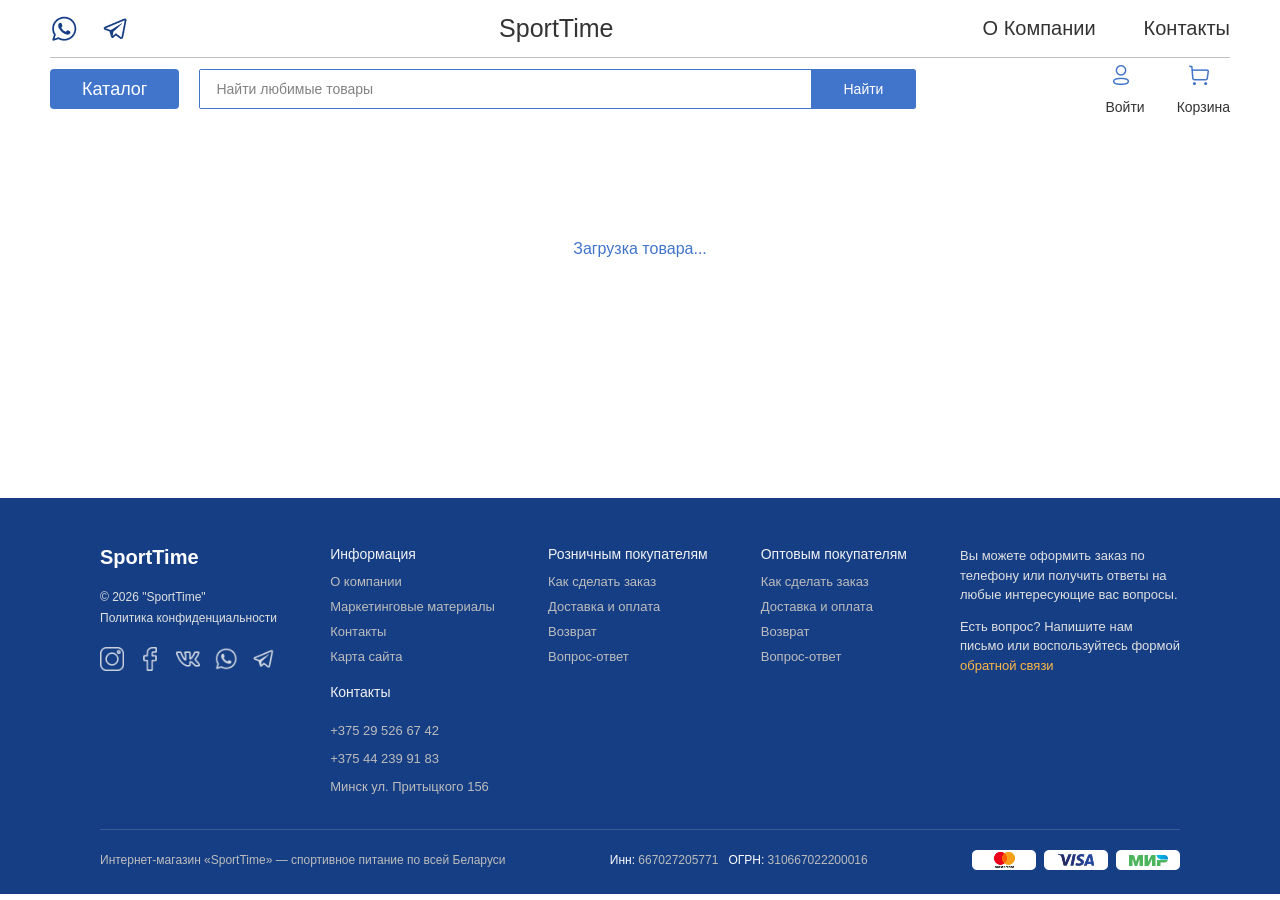
<file: product.html>
<!doctype html>
<html lang="ru">
  <head>
    <meta charset="UTF-8" />
    <meta name="viewport" content="width=device-width, initial-scale=1.0" />
    <link rel="stylesheet" href="./styles/product/product.css" />
    <title>Товар — SportTime</title>
  </head>
  <body>
    <header>
      <div class="header_logo">
        <div class="header_socials">
          <a href="#" aria-label="WhatsApp"
            ><img src="./images/header-images/whatsapp.png" alt="WhatsApp"
          /></a>
          <a href="#" aria-label="Telegram"
            ><img src="./images/header-images/Telegram.png" alt="Telegram"
          /></a>
        </div>
        <h1><a href="index.html">SportTime</a></h1>
        <nav aria-label="Основная навигация">
          <a href="about.html">О Компании</a>
          <a href="index.html#footer">Контакты</a>
        </nav>
      </div>
      <div class="header_nav">
        <div class="header_nav_left">
          <a href="catalog.html" class="btn_catalog">Каталог</a>
          <div class="header_search_wrap">
            <div class="header_search">
              <input
                type="text"
                placeholder="Найти любимые товары"
                aria-label="Поиск товаров"
                id="search_input"
              />
              <button type="button" id="search_btn">Найти</button>
            </div>
          </div>
        </div>
        <div class="header_profile">
          <a href="login-register.html" class="profile_log">
            <img src="./images/header-images/Profile.png" alt="Профиль" />
            <span>Войти</span>
          </a>
          <a href="cart.html" class="profile_buy">
            <img src="./images/header-images/Buy.png" alt="Корзина" />
            <span>Корзина</span>
          </a>
        </div>
        <button
          class="burger_btn"
          aria-label="Открыть меню"
          aria-expanded="false"
        >
          <img src="./images/header-images/menu.png" alt="" />
        </button>
      </div>
      <nav class="mobile_menu" aria-label="Мобильная навигация">
        <a href="about.html">О Компании</a>
        <a href="index.html#footer">Контакты</a>
        <a href="catalog.html">Каталог</a>
        <a href="login-register.html">Войти</a>
        <a href="cart.html">Корзина</a>
      </nav>
    </header>

    <div class="product_page">
      <div id="product_wrapper">
        <div
          style="
            text-align: center;
            padding: 60px;
            color: #4174cb;
            font-family: Arial, sans-serif;
          "
        >
          Загрузка товара...
        </div>
      </div>
    </div>

    <footer class="footer" id="footer">
        <div class="footer_inner">
            <div class="footer_brand">
                <p class="footer_logo">SportTime</p>
                <div class="footer_brand_meta">
                    <p>© 2026 "SportTime"</p>
                    <p>Политика конфиденциальности</p>
                </div>
                <nav class="footer_socials" aria-label="Социальные сети">
                    <a href="#"><img src="./images/footer-images/instagram.png" alt="Instagram" /></a>
                    <a href="#"><img src="./images/footer-images/facebook.png" alt="Facebook" /></a>
                    <a href="#"><img src="./images/footer-images/vk.png" alt="VK" /></a>
                    <a href="#"><img src="./images/footer-images/whatsapp.png" alt="WhatsApp" /></a>
                    <a href="#"><img src="./images/footer-images/Telegram.png" alt="Telegram" /></a>
                </nav>
            </div>

            <div class="footer_col">
                <nav aria-label="Информация">
                    <h2>Информация</h2>
                    <a href="#">О компании</a>
                    <a href="#">Маркетинговые материалы</a>
                    <a href="#">Контакты</a>
                    <a href="#">Карта сайта</a>
                </nav>
                
                <h2>Контакты</h2>
                <address>
                    <p>+375 29 526 67 42</p>
                    <p>+375 44 239 91 83</p>
                    <p>Минск ул. Притыцкого 156</p>
                </address>
            </div>

            <div class="footer_col">
                <nav aria-label="Розничным покупателям">
                    <h2>Розничным покупателям</h2>
                    <a href="#">Как сделать заказ</a>
                    <a href="#">Доставка и оплата</a>
                    <a href="#">Возврат</a>
                    <a href="#">Вопрос-ответ</a>
                </nav>
            </div>

            <div class="footer_col">
                <nav aria-label="Оптовым покупателям">
                    <h2>Оптовым покупателям</h2>
                    <a href="#">Как сделать заказ</a>
                    <a href="#">Доставка и оплата</a>
                    <a href="#">Возврат</a>
                    <a href="#">Вопрос-ответ</a>
                </nav>
            </div>

            <aside class="footer_text">
                <p>Вы можете оформить заказ по телефону или получить ответы на любые интересующие вас вопросы.</p>
                <p>Есть вопрос? Напишите нам письмо или воспользуйтесь формой <a href="#">обратной связи</a></p>
            </aside>
        </div>

        <hr />

        <div class="footer_bottom">
            <small>Интернет-магазин «SportTime» — спортивное питание по всей Беларуси</small>
            <p><span>Инн:</span> 667027205771 &nbsp; <span>ОГРН:</span> 310667022200016</p>
            <div class="footer-payments">
                <img src="./images/footer-images/mastercard.png" alt="Mastercard" />
                <img src="./images/footer-images/visa.png" alt="Visa" />
                <img src="./images/footer-images/mir.png" alt="Мир" />
            </div>
        </div>
    </footer>

    <script src="./script/cart.js"></script>
    <script src="./script/header.js"></script>
    <script src="./script/product.js"></script>
  </body>
</html>
</file>
<file: styles/index/index.css>
* {
  margin: 0;
  padding: 0;
  box-sizing: border-box;
  scroll-behavior: smooth;
}

a {
  color: #333333;
  text-decoration: none;
  font-family: Arial, Helvetica, sans-serif;
}

header {
  max-width: 1212px;
  margin: 0 auto 60px;
  padding: 0 16px;
  font-family: Arial, Helvetica, sans-serif;
  position: relative;
}
header .header_logo {
  display: flex;
  justify-content: space-between;
  align-items: center;
  border-bottom: 1px solid rgba(0, 0, 0, 0.25);
  padding: 15px 0;
  height: 58px;
}
header .header_logo .header_socials {
  display: flex;
  gap: 24px;
}
header .header_logo .header_socials a img {
  width: 28px;
  height: 28px;
  display: block;
}
header .header_logo h1 {
  font-family: "Orbitron", Arial, Helvetica, sans-serif;
  font-size: 25px;
  font-weight: 400;
  color: #333333;
}
header .header_logo nav {
  display: flex;
  gap: 48px;
}
header .header_logo nav a {
  font-size: 20px;
  color: #333333;
  padding: 0;
}
header .header_nav {
  display: flex;
  justify-content: space-between;
  align-items: center;
  padding: 5px 0;
  gap: 20px;
}
header .header_nav .header_nav_left {
  display: flex;
  align-items: center;
  gap: 20px;
  flex: 1;
}
header .header_nav .btn_catalog {
  display: flex;
  justify-content: center;
  align-items: center;
  padding: 8px 32px;
  background-color: #4174cb;
  color: #ffffff;
  border-radius: 4px;
  font-size: 18px;
  white-space: nowrap;
  flex-shrink: 0;
  height: 40px;
  font-family: Arial, Helvetica, sans-serif;
}
header .header_nav .btn_catalog:hover {
  background-color: #153e84;
  color: #ffffff;
}
header .header_nav .header_search_wrap {
  position: relative;
  flex: 1;
  max-width: 717px;
}
header .header_nav .header_search {
  display: flex;
  align-items: center;
  height: 40px;
  border: 1px solid #4174cb;
  border-radius: 2px;
  overflow: hidden;
  width: 100%;
}
header .header_nav .header_search input {
  flex: 1;
  height: 100%;
  border: none;
  outline: none;
  padding: 0 16px;
  font-size: 14px;
  font-family: Arial, Helvetica, sans-serif;
  color: #333333;
}
header .header_nav .header_search input::-moz-placeholder {
  color: #828282;
}
header .header_nav .header_search input::placeholder {
  color: #828282;
}
header .header_nav .header_search button {
  display: flex;
  justify-content: center;
  align-items: center;
  height: 100%;
  padding: 0 32px;
  background-color: #4174cb;
  border: none;
  color: #ffffff;
  font-size: 14px;
  font-family: Arial, Helvetica, sans-serif;
  cursor: pointer;
  white-space: nowrap;
  flex-shrink: 0;
  transition: background-color 0.2s;
}
header .header_nav .header_search button:hover {
  background-color: #153e84;
}
header .header_nav .search_dropdown {
  position: absolute;
  top: calc(100% + 4px);
  left: 0;
  right: 0;
  background: #ffffff;
  border: 1px solid #bdbdbd;
  border-radius: 4px;
  box-shadow: 0 4px 20px rgba(0, 0, 0, 0.12);
  z-index: 1000;
  max-height: 400px;
  overflow-y: auto;
  display: none;
}
header .header_nav .search_dropdown .sdd_item {
  display: flex;
  align-items: center;
  gap: 12px;
  padding: 10px 16px;
  text-decoration: none;
  color: #333333;
  border-bottom: 1px solid #f2f2f2;
  transition: background 0.15s;
}
header .header_nav .search_dropdown .sdd_item:last-child {
  border-bottom: none;
}
header .header_nav .search_dropdown .sdd_item:hover {
  background: #f2f2f2;
}
header .header_nav .search_dropdown .sdd_item img {
  width: 48px;
  height: 48px;
  -o-object-fit: contain;
     object-fit: contain;
  flex-shrink: 0;
}
header .header_nav .search_dropdown .sdd_item span {
  flex: 1;
  font-size: 14px;
  font-family: Arial, Helvetica, sans-serif;
  white-space: nowrap;
  overflow: hidden;
  text-overflow: ellipsis;
}
header .header_nav .search_dropdown .sdd_item b {
  font-size: 14px;
  color: #4174cb;
  white-space: nowrap;
  font-weight: 600;
}
header .header_nav .search_dropdown .sdd_empty {
  padding: 16px;
  font-size: 14px;
  color: #828282;
  text-align: center;
  font-family: Arial, Helvetica, sans-serif;
}
header .header_nav .header_profile {
  display: flex;
  align-items: center;
  gap: 32px;
  flex-shrink: 0;
}
header .header_nav .header_profile a {
  display: flex;
  flex-direction: column;
  align-items: center;
  gap: 4px;
  font-size: 14px;
  color: #333333;
  padding: 0;
  text-decoration: none;
}
header .header_nav .header_profile a img {
  width: 32px;
  height: 32px;
  display: block;
}
header .header_nav .burger_btn {
  display: none;
  background: none;
  border: none;
  cursor: pointer;
  padding: 4px;
}
header .header_nav .burger_btn img {
  width: 32px;
  height: 32px;
}
header .mobile_menu {
  display: none;
  flex-direction: column;
  background: #ffffff;
  border-top: 1px solid #f2f2f2;
}
header .mobile_menu.open {
  display: flex;
}
header .mobile_menu a {
  padding: 14px 20px;
  font-size: 16px;
  border-bottom: 1px solid #f2f2f2;
  display: block;
  color: #333333;
}
header .mobile_menu a:hover {
  background: #f2f2f2;
  color: #4174cb;
}

@media (max-width: 1024px) {
  header .header_logo nav a {
    font-size: 16px;
  }
  header .header_nav .header_search_wrap {
    max-width: 400px;
  }
}
@media (max-width: 768px) {
  header {
    margin-bottom: 40px;
  }
  header .header_logo {
    padding: 12px 0;
  }
  header .header_logo h1 {
    font-size: 20px;
  }
  header .header_logo nav {
    display: none;
  }
  header .header_nav .btn_catalog {
    display: none;
  }
  header .header_nav .header_profile {
    display: none;
  }
  header .header_nav .burger_btn {
    display: flex;
    align-items: center;
  }
}
@media (max-width: 480px) {
  header .header_logo h1 {
    font-size: 16px;
  }
  header .header_nav {
    gap: 8px;
  }
  header .header_nav .header_search_wrap {
    display: none;
  }
  header .header_nav .cart_link span {
    display: none;
  }
}
footer {
  background: #153e84;
  font-family: Arial, sans-serif;
  padding: 48px 100px 24px;
  margin-top: 100px;
}
footer .footer_inner {
  max-width: 1180px;
  margin: auto;
  display: flex;
  gap: 48px;
  justify-content: space-between;
  align-items: flex-start;
  flex-wrap: wrap;
  padding-bottom: 32px;
}
footer .footer_brand {
  display: flex;
  flex-direction: column;
  gap: 20px;
  min-width: 160px;
}
footer .footer_brand .footer_logo {
  font-size: 20px;
  font-weight: 700;
  color: #ffffff;
}
footer .footer_brand .footer_brand_meta {
  display: flex;
  flex-direction: column;
  gap: 4px;
}
footer .footer_brand .footer_brand_meta p {
  font-size: 12px;
  color: #e0e0e0;
  line-height: 1.4;
}
footer .footer_brand .footer_socials {
  display: flex;
  gap: 14px;
  align-items: center;
}
footer .footer_brand .footer_socials img {
  width: 24px;
  height: 24px;
  opacity: 0.85;
  transition: opacity 0.2s;
}
footer .footer_brand .footer_socials a:hover img {
  opacity: 1;
}
footer .footer_col {
  display: flex;
  flex-direction: column;
  gap: 20px;
}
footer .footer_col h2 {
  font-size: 14px;
  font-weight: 500;
  color: #f2f2f2;
  margin-bottom: 2px;
}
footer .footer_col nav,
footer .footer_col address {
  display: flex;
  flex-direction: column;
  gap: 10px;
  font-style: normal;
}
footer .footer_col nav a,
footer .footer_col address a {
  font-size: 13px;
  color: #bdbdbd;
  text-decoration: none;
  padding: 0;
  transition: color 0.2s;
}
footer .footer_col nav a:hover,
footer .footer_col address a:hover {
  color: #ffffff;
}
footer .footer_col nav p,
footer .footer_col address p {
  font-size: 13px;
  color: #bdbdbd;
  line-height: 1.4;
}
footer .footer_text {
  display: flex;
  flex-direction: column;
  gap: 12px;
  max-width: 220px;
}
footer .footer_text p {
  font-size: 13px;
  color: #e0e0e0;
  line-height: 1.5;
}
footer .footer_text a {
  color: #ffb745;
  text-decoration: none;
  padding: 0;
  font-size: inherit;
}
footer .footer_text a:hover {
  text-decoration: underline;
}
footer hr {
  border: none;
  border-top: 1px solid rgba(255, 255, 255, 0.15);
  margin: 0 0 20px;
}
footer .footer_bottom {
  max-width: 1180px;
  margin: auto;
  display: flex;
  justify-content: space-between;
  align-items: center;
  flex-wrap: wrap;
  gap: 12px;
}
footer .footer_bottom small,
footer .footer_bottom p {
  font-size: 12px;
  color: #bdbdbd;
}
footer .footer_bottom small span,
footer .footer_bottom p span {
  color: #ffffff;
  font-weight: 500;
}
footer .footer-payments {
  display: flex;
  gap: 8px;
  align-items: center;
}
footer .footer-payments img {
  height: 20px;
  width: auto;
  -o-object-fit: contain;
     object-fit: contain;
}

@media (max-width: 1024px) {
  footer {
    padding: 40px 48px 24px;
  }
  footer .footer_inner {
    gap: 32px;
  }
  footer .footer_text {
    max-width: 100%;
  }
}
@media (max-width: 768px) {
  footer {
    padding: 32px 24px 20px;
    margin-top: 60px;
  }
  footer .footer_inner {
    flex-direction: column;
    gap: 24px;
  }
  footer .footer_col {
    width: 100%;
  }
  footer .footer_brand {
    width: 100%;
  }
  footer .footer_text {
    max-width: 100%;
  }
  footer .footer_bottom {
    flex-direction: column;
    align-items: flex-start;
    gap: 8px;
  }
}
@media (max-width: 480px) {
  footer {
    padding: 24px 16px 16px;
  }
}
main {
  max-width: 1180px;
  margin: auto;
  display: flex;
  flex-direction: column;
  align-items: center;
  font-family: Arial, sans-serif;
  padding: 0 16px;
}
main h2 {
  text-align: center;
  font-size: 32px;
  font-weight: 100;
  margin: 80px 0 48px;
}
main nav {
  width: 100%;
  display: flex;
  justify-content: space-between;
  flex-wrap: wrap;
  gap: 12px;
}
main nav .link_block {
  width: 220px;
  height: 220px;
  background-position: center;
  background-size: 90%;
  background-repeat: no-repeat;
  transition: background-size 0.4s;
  display: flex;
  flex-direction: column;
  justify-content: flex-end;
  cursor: pointer;
  border-radius: 4px;
  overflow: hidden;
}
main nav .link_block a {
  display: block;
  padding: 0;
}
main nav .link_block p {
  width: 100%;
  height: 47px;
  background: rgba(65, 116, 203, 0.6);
  border-radius: 0 0 5px 5px;
  color: #ffffff;
  line-height: 47px;
  font-size: 24px;
  text-align: center;
  margin: 0;
}
main nav .link_block:hover {
  background-size: 100%;
}
main nav .protein {
  background-image: url("../../images/main-images/protein.png");
}
main nav .creatine {
  background-image: url("../../images/main-images/creatine.png");
}
main nav .geyner {
  background-image: url("../../images/main-images/geyner.png");
}
main nav .collagen {
  background-image: url("../../images/main-images/collagen.png");
}
main nav .magniy {
  background-image: url("../../images/main-images/magniy.png");
}
main .likely {
  width: 100%;
  display: flex;
  justify-content: space-between;
  flex-wrap: wrap;
  gap: 16px;
}
main .likely .card {
  width: 250px;
  display: flex;
  flex-direction: column;
  position: relative;
  padding: 8px;
  cursor: pointer;
  border-radius: 4px;
  transition: box-shadow 0.2s;
  border: 1px solid transparent;
}
main .likely .card:hover {
  box-shadow: 0 4px 16px rgba(0, 0, 0, 0.1);
  border-color: #e0e0e0;
}
main .likely .card img {
  width: 100%;
  height: 200px;
  -o-object-fit: contain;
     object-fit: contain;
  flex-shrink: 0;
}
main .likely .card .heart_btn {
  position: absolute;
  top: 12px;
  right: 12px;
  background: none;
  border: none;
  cursor: pointer;
  padding: 0;
}
main .likely .card .heart_btn svg {
  display: block;
}
main .likely .card .rating {
  display: flex;
  gap: 4px;
  margin: 10px 0 8px;
}
main .likely .card p {
  font-size: 14px;
  color: #333333;
  line-height: 1.4;
  flex: 1;
}
main .likely .card .price {
  margin-top: 10px;
}
main .likely .card .price p {
  font-size: 24px;
  font-weight: 600;
  margin: 0;
  color: #333333;
  flex: none;
}
main .info_boxes {
  width: 100%;
  display: grid;
  grid-template-columns: repeat(4, 1fr);
  gap: 20px;
  text-align: center;
  margin: 80px 0;
}
main .info_boxes .info_box img {
  width: 80px;
}
main .info_boxes .info_box h3 {
  font-size: 18px;
  color: #153e84;
  font-weight: 100;
  padding: 20px 0 10px;
}
main .info_boxes .info_box p {
  font-size: 14px;
  color: #333333;
  line-height: 1.5;
}
main .email_box {
  width: 100%;
  background: #8fafe5;
  padding: 40px 20px 30px;
  text-align: center;
}
main .email_box .email_title {
  margin: 0;
  font-size: 48px;
  color: #153e84;
  font-weight: 400;
}
main .email_box .email_subtitle {
  font-size: 24px;
  color: #ffffff;
  padding: 24px 0 55px;
}
main .email_box .main_search {
  display: flex;
  margin: auto;
  max-width: 500px;
  border: 1px solid #4174cb;
  border-radius: 4px;
}
main .email_box .main_search input {
  flex: 1;
  height: 40px;
  border: none;
  border-radius: 4px 0 0 4px;
  padding: 0 16px;
  font-size: 14px;
  font-family: Arial, sans-serif;
  outline: none;
}
main .email_box .main_search button {
  padding: 0 20px;
  height: 40px;
  background: #4174cb;
  border: none;
  color: #ffffff;
  font-size: 14px;
  font-family: Arial, sans-serif;
  border-radius: 0 4px 4px 0;
  cursor: pointer;
}
main .email_box .main_search button:hover {
  background: #153e84;
}

@media (max-width: 1100px) {
  main .info_boxes {
    grid-template-columns: repeat(4, 1fr);
  }
}
@media (max-width: 900px) {
  main .info_boxes {
    grid-template-columns: repeat(2, 1fr);
  }
  main nav .link_block {
    width: calc(50% - 6px);
    height: 180px;
    background-size: 45%;
  }
  main nav .link_block:hover {
    background-size: 50%;
  }
  main .likely .card {
    width: calc(50% - 8px);
  }
}
@media (max-width: 600px) {
  main {
    padding: 0 16px;
  }
  main h2 {
    font-size: 24px;
    margin: 48px 0 28px;
  }
  main .info_boxes {
    grid-template-columns: repeat(2, 1fr);
    gap: 12px;
    margin: 48px 0;
  }
  main .info_boxes .info_box img {
    width: 56px;
  }
  main .info_boxes .info_box h3 {
    font-size: 16px;
    padding: 12px 0 6px;
  }
  main nav {
    gap: 8px;
  }
  main nav .link_block {
    width: calc(50% - 4px);
    height: 130px;
  }
  main nav .link_block p {
    font-size: 16px;
    height: 38px;
    line-height: 38px;
  }
  main .likely {
    gap: 12px;
  }
  main .likely .card {
    width: calc(50% - 6px);
  }
  main .likely .card img {
    height: 150px;
  }
  main .likely .card .price p {
    font-size: 16px;
  }
  main .email_box .email_title {
    font-size: 32px;
  }
  main .email_box .email_subtitle {
    font-size: 16px;
    padding: 16px 0 32px;
  }
  main .email_box .main_search {
    flex-direction: column;
    border: none;
    gap: 8px;
  }
  main .email_box .main_search input {
    border-radius: 4px;
    border: 1px solid #4174cb;
    height: 40px;
    width: 100%;
  }
  main .email_box .main_search button {
    border-radius: 4px;
    width: 100%;
  }
}
@media (max-width: 400px) {
  main nav .link_block {
    margin: auto;
    width: 100%;
    height: 200px;
    background-size: 45%;
  }
  main nav .link_block:hover {
    background-size: 50%;
  }
  main .likely .card {
    width: 100%;
  }
}/*# sourceMappingURL=index.css.map */
</file>
<file: styles/about/about.css>
* {
  margin: 0;
  padding: 0;
  box-sizing: border-box;
  scroll-behavior: smooth;
}

a {
  color: #333333;
  text-decoration: none;
  font-family: Arial, Helvetica, sans-serif;
}

header {
  max-width: 1212px;
  margin: 0 auto 60px;
  padding: 0 16px;
  font-family: Arial, Helvetica, sans-serif;
  position: relative;
}
header .header_logo {
  display: flex;
  justify-content: space-between;
  align-items: center;
  border-bottom: 1px solid rgba(0, 0, 0, 0.25);
  padding: 15px 0;
  height: 58px;
}
header .header_logo .header_socials {
  display: flex;
  gap: 24px;
}
header .header_logo .header_socials a img {
  width: 28px;
  height: 28px;
  display: block;
}
header .header_logo h1 {
  font-family: "Orbitron", Arial, Helvetica, sans-serif;
  font-size: 25px;
  font-weight: 400;
  color: #333333;
}
header .header_logo nav {
  display: flex;
  gap: 48px;
}
header .header_logo nav a {
  font-size: 20px;
  color: #333333;
  padding: 0;
}
header .header_nav {
  display: flex;
  justify-content: space-between;
  align-items: center;
  padding: 5px 0;
  gap: 20px;
}
header .header_nav .header_nav_left {
  display: flex;
  align-items: center;
  gap: 20px;
  flex: 1;
}
header .header_nav .btn_catalog {
  display: flex;
  justify-content: center;
  align-items: center;
  padding: 8px 32px;
  background-color: #4174cb;
  color: #ffffff;
  border-radius: 4px;
  font-size: 18px;
  white-space: nowrap;
  flex-shrink: 0;
  height: 40px;
  font-family: Arial, Helvetica, sans-serif;
}
header .header_nav .btn_catalog:hover {
  background-color: #153e84;
  color: #ffffff;
}
header .header_nav .header_search_wrap {
  position: relative;
  flex: 1;
  max-width: 717px;
}
header .header_nav .header_search {
  display: flex;
  align-items: center;
  height: 40px;
  border: 1px solid #4174cb;
  border-radius: 2px;
  overflow: hidden;
  width: 100%;
}
header .header_nav .header_search input {
  flex: 1;
  height: 100%;
  border: none;
  outline: none;
  padding: 0 16px;
  font-size: 14px;
  font-family: Arial, Helvetica, sans-serif;
  color: #333333;
}
header .header_nav .header_search input::-moz-placeholder {
  color: #828282;
}
header .header_nav .header_search input::placeholder {
  color: #828282;
}
header .header_nav .header_search button {
  display: flex;
  justify-content: center;
  align-items: center;
  height: 100%;
  padding: 0 32px;
  background-color: #4174cb;
  border: none;
  color: #ffffff;
  font-size: 14px;
  font-family: Arial, Helvetica, sans-serif;
  cursor: pointer;
  white-space: nowrap;
  flex-shrink: 0;
  transition: background-color 0.2s;
}
header .header_nav .header_search button:hover {
  background-color: #153e84;
}
header .header_nav .search_dropdown {
  position: absolute;
  top: calc(100% + 4px);
  left: 0;
  right: 0;
  background: #ffffff;
  border: 1px solid #bdbdbd;
  border-radius: 4px;
  box-shadow: 0 4px 20px rgba(0, 0, 0, 0.12);
  z-index: 1000;
  max-height: 400px;
  overflow-y: auto;
  display: none;
}
header .header_nav .search_dropdown .sdd_item {
  display: flex;
  align-items: center;
  gap: 12px;
  padding: 10px 16px;
  text-decoration: none;
  color: #333333;
  border-bottom: 1px solid #f2f2f2;
  transition: background 0.15s;
}
header .header_nav .search_dropdown .sdd_item:last-child {
  border-bottom: none;
}
header .header_nav .search_dropdown .sdd_item:hover {
  background: #f2f2f2;
}
header .header_nav .search_dropdown .sdd_item img {
  width: 48px;
  height: 48px;
  -o-object-fit: contain;
     object-fit: contain;
  flex-shrink: 0;
}
header .header_nav .search_dropdown .sdd_item span {
  flex: 1;
  font-size: 14px;
  font-family: Arial, Helvetica, sans-serif;
  white-space: nowrap;
  overflow: hidden;
  text-overflow: ellipsis;
}
header .header_nav .search_dropdown .sdd_item b {
  font-size: 14px;
  color: #4174cb;
  white-space: nowrap;
  font-weight: 600;
}
header .header_nav .search_dropdown .sdd_empty {
  padding: 16px;
  font-size: 14px;
  color: #828282;
  text-align: center;
  font-family: Arial, Helvetica, sans-serif;
}
header .header_nav .header_profile {
  display: flex;
  align-items: center;
  gap: 32px;
  flex-shrink: 0;
}
header .header_nav .header_profile a {
  display: flex;
  flex-direction: column;
  align-items: center;
  gap: 4px;
  font-size: 14px;
  color: #333333;
  padding: 0;
  text-decoration: none;
}
header .header_nav .header_profile a img {
  width: 32px;
  height: 32px;
  display: block;
}
header .header_nav .burger_btn {
  display: none;
  background: none;
  border: none;
  cursor: pointer;
  padding: 4px;
}
header .header_nav .burger_btn img {
  width: 32px;
  height: 32px;
}
header .mobile_menu {
  display: none;
  flex-direction: column;
  background: #ffffff;
  border-top: 1px solid #f2f2f2;
}
header .mobile_menu.open {
  display: flex;
}
header .mobile_menu a {
  padding: 14px 20px;
  font-size: 16px;
  border-bottom: 1px solid #f2f2f2;
  display: block;
  color: #333333;
}
header .mobile_menu a:hover {
  background: #f2f2f2;
  color: #4174cb;
}

@media (max-width: 1024px) {
  header .header_logo nav a {
    font-size: 16px;
  }
  header .header_nav .header_search_wrap {
    max-width: 400px;
  }
}
@media (max-width: 768px) {
  header {
    margin-bottom: 40px;
  }
  header .header_logo {
    padding: 12px 0;
  }
  header .header_logo h1 {
    font-size: 20px;
  }
  header .header_logo nav {
    display: none;
  }
  header .header_nav .btn_catalog {
    display: none;
  }
  header .header_nav .header_profile {
    display: none;
  }
  header .header_nav .burger_btn {
    display: flex;
    align-items: center;
  }
}
@media (max-width: 480px) {
  header .header_logo h1 {
    font-size: 16px;
  }
  header .header_nav {
    gap: 8px;
  }
  header .header_nav .header_search_wrap {
    display: none;
  }
  header .header_nav .cart_link span {
    display: none;
  }
}
footer {
  background: #153e84;
  font-family: Arial, sans-serif;
  padding: 48px 100px 24px;
  margin-top: 100px;
}
footer .footer_inner {
  max-width: 1180px;
  margin: auto;
  display: flex;
  gap: 48px;
  justify-content: space-between;
  align-items: flex-start;
  flex-wrap: wrap;
  padding-bottom: 32px;
}
footer .footer_brand {
  display: flex;
  flex-direction: column;
  gap: 20px;
  min-width: 160px;
}
footer .footer_brand .footer_logo {
  font-size: 20px;
  font-weight: 700;
  color: #ffffff;
}
footer .footer_brand .footer_brand_meta {
  display: flex;
  flex-direction: column;
  gap: 4px;
}
footer .footer_brand .footer_brand_meta p {
  font-size: 12px;
  color: #e0e0e0;
  line-height: 1.4;
}
footer .footer_brand .footer_socials {
  display: flex;
  gap: 14px;
  align-items: center;
}
footer .footer_brand .footer_socials img {
  width: 24px;
  height: 24px;
  opacity: 0.85;
  transition: opacity 0.2s;
}
footer .footer_brand .footer_socials a:hover img {
  opacity: 1;
}
footer .footer_col {
  display: flex;
  flex-direction: column;
  gap: 20px;
}
footer .footer_col h2 {
  font-size: 14px;
  font-weight: 500;
  color: #f2f2f2;
  margin-bottom: 2px;
}
footer .footer_col nav,
footer .footer_col address {
  display: flex;
  flex-direction: column;
  gap: 10px;
  font-style: normal;
}
footer .footer_col nav a,
footer .footer_col address a {
  font-size: 13px;
  color: #bdbdbd;
  text-decoration: none;
  padding: 0;
  transition: color 0.2s;
}
footer .footer_col nav a:hover,
footer .footer_col address a:hover {
  color: #ffffff;
}
footer .footer_col nav p,
footer .footer_col address p {
  font-size: 13px;
  color: #bdbdbd;
  line-height: 1.4;
}
footer .footer_text {
  display: flex;
  flex-direction: column;
  gap: 12px;
  max-width: 220px;
}
footer .footer_text p {
  font-size: 13px;
  color: #e0e0e0;
  line-height: 1.5;
}
footer .footer_text a {
  color: #ffb745;
  text-decoration: none;
  padding: 0;
  font-size: inherit;
}
footer .footer_text a:hover {
  text-decoration: underline;
}
footer hr {
  border: none;
  border-top: 1px solid rgba(255, 255, 255, 0.15);
  margin: 0 0 20px;
}
footer .footer_bottom {
  max-width: 1180px;
  margin: auto;
  display: flex;
  justify-content: space-between;
  align-items: center;
  flex-wrap: wrap;
  gap: 12px;
}
footer .footer_bottom small,
footer .footer_bottom p {
  font-size: 12px;
  color: #bdbdbd;
}
footer .footer_bottom small span,
footer .footer_bottom p span {
  color: #ffffff;
  font-weight: 500;
}
footer .footer-payments {
  display: flex;
  gap: 8px;
  align-items: center;
}
footer .footer-payments img {
  height: 20px;
  width: auto;
  -o-object-fit: contain;
     object-fit: contain;
}

@media (max-width: 1024px) {
  footer {
    padding: 40px 48px 24px;
  }
  footer .footer_inner {
    gap: 32px;
  }
  footer .footer_text {
    max-width: 100%;
  }
}
@media (max-width: 768px) {
  footer {
    padding: 32px 24px 20px;
    margin-top: 60px;
  }
  footer .footer_inner {
    flex-direction: column;
    gap: 24px;
  }
  footer .footer_col {
    width: 100%;
  }
  footer .footer_brand {
    width: 100%;
  }
  footer .footer_text {
    max-width: 100%;
  }
  footer .footer_bottom {
    flex-direction: column;
    align-items: flex-start;
    gap: 8px;
  }
}
@media (max-width: 480px) {
  footer {
    padding: 24px 16px 16px;
  }
}
main {
  font-family: Arial, sans-serif;
  max-width: 1180px;
  margin: auto;
  padding: 0 16px;
}
main .section {
  width: 100%;
}
main .first_h {
  font-size: 32px;
  font-weight: 400;
  margin-top: 0;
  margin-bottom: 40px;
}
main h1 {
  font-size: 32px;
  font-weight: 400;
  margin: 50px 0 32px;
}
main h2 {
  font-size: 20px;
  font-weight: 400;
  color: #4174cb;
  margin: 24px 0 12px;
}
main .main_header_path table {
  width: 100%;
  border-collapse: collapse;
}
main .main_header_path table tr td {
  padding: 10px 16px 10px 0;
  font-size: 14px;
  vertical-align: top;
}
main .main_header_path table tr td span {
  font-weight: 700;
  color: #333333;
  text-decoration: none;
}
main .map_box {
  display: flex;
  gap: 40px;
  align-items: flex-start;
  margin-top: 20px;
}
main .map_box .map_box_left_part {
  width: 236px;
  flex-shrink: 0;
}
main .map_box .map_box_left_part address {
  font-style: normal;
  font-size: 14px;
  color: #333333;
}
main .map_box .map_box_left_part .phone {
  display: flex;
  align-items: center;
  gap: 6px;
  font-size: 14px;
  color: #333333;
  padding: 0;
  margin-bottom: 4px;
  font-family: Arial, sans-serif;
}
main .map_box .map_box_left_part .phone:hover {
  color: #4174cb;
}
main .map_box .map_box_left_part .footer_socials {
  display: flex;
  gap: 8px;
  margin-top: 8px;
}
main .map_box .map_box_left_part .footer_socials a {
  padding: 0;
}
main .map_box .map_box_left_part .footer_socials img {
  width: 28px;
  height: 28px;
}
main .map_box iframe {
  flex: 1;
  border-radius: 4px;
  height: 300px;
}
main .jobs_section .jobs_container {
  display: flex;
  justify-content: space-between;
  gap: 20px;
  list-style: none;
  padding: 0;
  margin: 0;
}
main .jobs_section .jobs_container .job_card {
  width: 220px;
  height: 250px;
  border: 1px solid #bdbdbd;
  border-radius: 4px;
  position: relative;
  overflow: hidden;
  background-size: cover;
  background-position: center;
  flex-shrink: 0;
}
main .jobs_section .jobs_container .job_badge {
  position: absolute;
  top: 7px;
  left: -1px;
  padding: 4px 10px 4px 8px;
  border-radius: 0 2px 2px 0;
  font-size: 16px;
  font-weight: 500;
  backdrop-filter: blur(4px);
}
main .jobs_section .jobs_container .job_badge--blue {
  background: linear-gradient(100deg, rgba(0, 62, 168, 0.7) 8%, rgba(0, 94, 255, 0.3) 109%);
  color: #ffffff;
}
main .jobs_section .jobs_container .job_badge--white {
  background: linear-gradient(94deg, rgba(255, 255, 255, 0.7) 8%, rgba(255, 255, 255, 0.3) 109%);
  color: #ffffff;
}
main .jobs_section .jobs_container .job_desc {
  position: absolute;
  top: 50%;
  left: 50%;
  transform: translate(-50%, -50%);
  font-size: 14px;
  color: #ffffff;
  text-align: center;
  width: 188px;
  line-height: 1.5;
}
main .jobs_section .jobs_container .job_card--seller {
  background-image: url("../../images/main-images/manage.png");
}
main .jobs_section .jobs_container .job_card--hr {
  background: #4174cb;
}
main .jobs_section .jobs_container .job_card--supervisor {
  background-image: url("../../images/main-images/superVise.png");
}
main .jobs_section .jobs_container .job_card--merch {
  background-image: url("../../images/main-images/merge.png");
}
main .jobs_section .jobs_container .job_card--consultant {
  background-image: url("../../images/main-images/saller.png");
}
main .likely .likely_blocks,
main .likely_clients .likely_blocks {
  display: flex;
  gap: 20px;
}
main .likely .likely_blocks .likely_block,
main .likely_clients .likely_blocks .likely_block {
  flex: 1;
  border: 1px solid #e0e0e0;
  border-radius: 4px;
  padding: 16px;
  box-shadow: -2px 2px 14px rgba(128, 128, 128, 0.5);
}
main .likely .likely_blocks .likely_block h2,
main .likely_clients .likely_blocks .likely_block h2 {
  font-size: 16px;
  font-weight: 600;
  margin: 0;
  margin-bottom: 10px;
  color: black;
}
main .likely .likely_blocks .likely_block p,
main .likely_clients .likely_blocks .likely_block p {
  font-size: 14px;
  color: #828282;
  line-height: 1.6;
}
main .about_company .about_company_inner {
  display: flex;
  gap: 40px;
  align-items: flex-start;
}
main .about_company .about_company_inner p {
  flex: 1;
  font-size: 14px;
  line-height: 1.8;
}
main .about_company .about_company_inner img {
  width: 580px;
  height: 300px;
  -o-object-fit: cover;
     object-fit: cover;
  border-radius: 4px;
  flex-shrink: 0;
}

@media (max-width: 1024px) {
  main .map_box {
    flex-direction: column;
  }
  main .map_box iframe {
    width: 100%;
  }
  .jobs_container {
    flex-wrap: wrap;
  }
  main .about_company .about_company_inner {
    flex-direction: column;
  }
  main .about_company .about_company_inner img {
    width: 100%;
    height: 220px;
  }
}
@media (max-width: 768px) {
  main .jobs_section .jobs_container {
    flex-wrap: wrap;
    justify-content: center;
  }
  main .jobs_section .jobs_container .job_card {
    width: 45%;
  }
  main .likely .likely_blocks,
  main .likely_clients .likely_blocks {
    flex-direction: column;
  }
}
@media (max-width: 600px) {
  main {
    padding: 0 16px;
  }
  main .first_h,
  main h1 {
    font-size: 24px;
    margin: 32px 0 20px;
  }
  main .map_box .map_box_left_part {
    width: 100%;
  }
  main .main_header_path table tr td {
    padding: 8px 8px 8px 0;
    font-size: 12px;
  }
}
@media (max-width: 480px) {
  main .jobs_section .jobs_container .job_card {
    width: 100%;
  }
}/*# sourceMappingURL=about.css.map */
</file>
<file: styles/cart/cart.css>
* {
  margin: 0;
  padding: 0;
  box-sizing: border-box;
  scroll-behavior: smooth;
}

a {
  color: #333333;
  text-decoration: none;
  font-family: Arial, Helvetica, sans-serif;
}

header {
  max-width: 1212px;
  margin: 0 auto 60px;
  padding: 0 16px;
  font-family: Arial, Helvetica, sans-serif;
  position: relative;
}
header .header_logo {
  display: flex;
  justify-content: space-between;
  align-items: center;
  border-bottom: 1px solid rgba(0, 0, 0, 0.25);
  padding: 15px 0;
  height: 58px;
}
header .header_logo .header_socials {
  display: flex;
  gap: 24px;
}
header .header_logo .header_socials a img {
  width: 28px;
  height: 28px;
  display: block;
}
header .header_logo h1 {
  font-family: "Orbitron", Arial, Helvetica, sans-serif;
  font-size: 25px;
  font-weight: 400;
  color: #333333;
}
header .header_logo nav {
  display: flex;
  gap: 48px;
}
header .header_logo nav a {
  font-size: 20px;
  color: #333333;
  padding: 0;
}
header .header_nav {
  display: flex;
  justify-content: space-between;
  align-items: center;
  padding: 5px 0;
  gap: 20px;
}
header .header_nav .header_nav_left {
  display: flex;
  align-items: center;
  gap: 20px;
  flex: 1;
}
header .header_nav .btn_catalog {
  display: flex;
  justify-content: center;
  align-items: center;
  padding: 8px 32px;
  background-color: #4174cb;
  color: #ffffff;
  border-radius: 4px;
  font-size: 18px;
  white-space: nowrap;
  flex-shrink: 0;
  height: 40px;
  font-family: Arial, Helvetica, sans-serif;
}
header .header_nav .btn_catalog:hover {
  background-color: #153e84;
  color: #ffffff;
}
header .header_nav .header_search_wrap {
  position: relative;
  flex: 1;
  max-width: 717px;
}
header .header_nav .header_search {
  display: flex;
  align-items: center;
  height: 40px;
  border: 1px solid #4174cb;
  border-radius: 2px;
  overflow: hidden;
  width: 100%;
}
header .header_nav .header_search input {
  flex: 1;
  height: 100%;
  border: none;
  outline: none;
  padding: 0 16px;
  font-size: 14px;
  font-family: Arial, Helvetica, sans-serif;
  color: #333333;
}
header .header_nav .header_search input::-moz-placeholder {
  color: #828282;
}
header .header_nav .header_search input::placeholder {
  color: #828282;
}
header .header_nav .header_search button {
  display: flex;
  justify-content: center;
  align-items: center;
  height: 100%;
  padding: 0 32px;
  background-color: #4174cb;
  border: none;
  color: #ffffff;
  font-size: 14px;
  font-family: Arial, Helvetica, sans-serif;
  cursor: pointer;
  white-space: nowrap;
  flex-shrink: 0;
  transition: background-color 0.2s;
}
header .header_nav .header_search button:hover {
  background-color: #153e84;
}
header .header_nav .search_dropdown {
  position: absolute;
  top: calc(100% + 4px);
  left: 0;
  right: 0;
  background: #ffffff;
  border: 1px solid #bdbdbd;
  border-radius: 4px;
  box-shadow: 0 4px 20px rgba(0, 0, 0, 0.12);
  z-index: 1000;
  max-height: 400px;
  overflow-y: auto;
  display: none;
}
header .header_nav .search_dropdown .sdd_item {
  display: flex;
  align-items: center;
  gap: 12px;
  padding: 10px 16px;
  text-decoration: none;
  color: #333333;
  border-bottom: 1px solid #f2f2f2;
  transition: background 0.15s;
}
header .header_nav .search_dropdown .sdd_item:last-child {
  border-bottom: none;
}
header .header_nav .search_dropdown .sdd_item:hover {
  background: #f2f2f2;
}
header .header_nav .search_dropdown .sdd_item img {
  width: 48px;
  height: 48px;
  -o-object-fit: contain;
     object-fit: contain;
  flex-shrink: 0;
}
header .header_nav .search_dropdown .sdd_item span {
  flex: 1;
  font-size: 14px;
  font-family: Arial, Helvetica, sans-serif;
  white-space: nowrap;
  overflow: hidden;
  text-overflow: ellipsis;
}
header .header_nav .search_dropdown .sdd_item b {
  font-size: 14px;
  color: #4174cb;
  white-space: nowrap;
  font-weight: 600;
}
header .header_nav .search_dropdown .sdd_empty {
  padding: 16px;
  font-size: 14px;
  color: #828282;
  text-align: center;
  font-family: Arial, Helvetica, sans-serif;
}
header .header_nav .header_profile {
  display: flex;
  align-items: center;
  gap: 32px;
  flex-shrink: 0;
}
header .header_nav .header_profile a {
  display: flex;
  flex-direction: column;
  align-items: center;
  gap: 4px;
  font-size: 14px;
  color: #333333;
  padding: 0;
  text-decoration: none;
}
header .header_nav .header_profile a img {
  width: 32px;
  height: 32px;
  display: block;
}
header .header_nav .burger_btn {
  display: none;
  background: none;
  border: none;
  cursor: pointer;
  padding: 4px;
}
header .header_nav .burger_btn img {
  width: 32px;
  height: 32px;
}
header .mobile_menu {
  display: none;
  flex-direction: column;
  background: #ffffff;
  border-top: 1px solid #f2f2f2;
}
header .mobile_menu.open {
  display: flex;
}
header .mobile_menu a {
  padding: 14px 20px;
  font-size: 16px;
  border-bottom: 1px solid #f2f2f2;
  display: block;
  color: #333333;
}
header .mobile_menu a:hover {
  background: #f2f2f2;
  color: #4174cb;
}

@media (max-width: 1024px) {
  header .header_logo nav a {
    font-size: 16px;
  }
  header .header_nav .header_search_wrap {
    max-width: 400px;
  }
}
@media (max-width: 768px) {
  header {
    margin-bottom: 40px;
  }
  header .header_logo {
    padding: 12px 0;
  }
  header .header_logo h1 {
    font-size: 20px;
  }
  header .header_logo nav {
    display: none;
  }
  header .header_nav .btn_catalog {
    display: none;
  }
  header .header_nav .header_profile {
    display: none;
  }
  header .header_nav .burger_btn {
    display: flex;
    align-items: center;
  }
}
@media (max-width: 480px) {
  header .header_logo h1 {
    font-size: 16px;
  }
  header .header_nav {
    gap: 8px;
  }
  header .header_nav .header_search_wrap {
    display: none;
  }
  header .header_nav .cart_link span {
    display: none;
  }
}
footer {
  background: #153e84;
  font-family: Arial, sans-serif;
  padding: 48px 100px 24px;
  margin-top: 100px;
}
footer .footer_inner {
  max-width: 1180px;
  margin: auto;
  display: flex;
  gap: 48px;
  justify-content: space-between;
  align-items: flex-start;
  flex-wrap: wrap;
  padding-bottom: 32px;
}
footer .footer_brand {
  display: flex;
  flex-direction: column;
  gap: 20px;
  min-width: 160px;
}
footer .footer_brand .footer_logo {
  font-size: 20px;
  font-weight: 700;
  color: #ffffff;
}
footer .footer_brand .footer_brand_meta {
  display: flex;
  flex-direction: column;
  gap: 4px;
}
footer .footer_brand .footer_brand_meta p {
  font-size: 12px;
  color: #e0e0e0;
  line-height: 1.4;
}
footer .footer_brand .footer_socials {
  display: flex;
  gap: 14px;
  align-items: center;
}
footer .footer_brand .footer_socials img {
  width: 24px;
  height: 24px;
  opacity: 0.85;
  transition: opacity 0.2s;
}
footer .footer_brand .footer_socials a:hover img {
  opacity: 1;
}
footer .footer_col {
  display: flex;
  flex-direction: column;
  gap: 20px;
}
footer .footer_col h2 {
  font-size: 14px;
  font-weight: 500;
  color: #f2f2f2;
  margin-bottom: 2px;
}
footer .footer_col nav,
footer .footer_col address {
  display: flex;
  flex-direction: column;
  gap: 10px;
  font-style: normal;
}
footer .footer_col nav a,
footer .footer_col address a {
  font-size: 13px;
  color: #bdbdbd;
  text-decoration: none;
  padding: 0;
  transition: color 0.2s;
}
footer .footer_col nav a:hover,
footer .footer_col address a:hover {
  color: #ffffff;
}
footer .footer_col nav p,
footer .footer_col address p {
  font-size: 13px;
  color: #bdbdbd;
  line-height: 1.4;
}
footer .footer_text {
  display: flex;
  flex-direction: column;
  gap: 12px;
  max-width: 220px;
}
footer .footer_text p {
  font-size: 13px;
  color: #e0e0e0;
  line-height: 1.5;
}
footer .footer_text a {
  color: #ffb745;
  text-decoration: none;
  padding: 0;
  font-size: inherit;
}
footer .footer_text a:hover {
  text-decoration: underline;
}
footer hr {
  border: none;
  border-top: 1px solid rgba(255, 255, 255, 0.15);
  margin: 0 0 20px;
}
footer .footer_bottom {
  max-width: 1180px;
  margin: auto;
  display: flex;
  justify-content: space-between;
  align-items: center;
  flex-wrap: wrap;
  gap: 12px;
}
footer .footer_bottom small,
footer .footer_bottom p {
  font-size: 12px;
  color: #bdbdbd;
}
footer .footer_bottom small span,
footer .footer_bottom p span {
  color: #ffffff;
  font-weight: 500;
}
footer .footer-payments {
  display: flex;
  gap: 8px;
  align-items: center;
}
footer .footer-payments img {
  height: 20px;
  width: auto;
  -o-object-fit: contain;
     object-fit: contain;
}

@media (max-width: 1024px) {
  footer {
    padding: 40px 48px 24px;
  }
  footer .footer_inner {
    gap: 32px;
  }
  footer .footer_text {
    max-width: 100%;
  }
}
@media (max-width: 768px) {
  footer {
    padding: 32px 24px 20px;
    margin-top: 60px;
  }
  footer .footer_inner {
    flex-direction: column;
    gap: 24px;
  }
  footer .footer_col {
    width: 100%;
  }
  footer .footer_brand {
    width: 100%;
  }
  footer .footer_text {
    max-width: 100%;
  }
  footer .footer_bottom {
    flex-direction: column;
    align-items: flex-start;
    gap: 8px;
  }
}
@media (max-width: 480px) {
  footer {
    padding: 24px 16px 16px;
  }
}
.cart_page {
  max-width: 1180px;
  margin: 0 auto;
  padding: 0 16px 80px;
  font-family: Arial, sans-serif;
}
.cart_page .cart_head {
  display: flex;
  justify-content: space-between;
  align-items: center;
  margin-bottom: 28px;
}
.cart_page .cart_head h1 {
  font-size: 32px;
  font-weight: 400;
}
.cart_page .cart_head .cart_head_btns {
  display: flex;
  gap: 16px;
}
.cart_page .cart_head .cart_head_btns a,
.cart_page .cart_head .cart_head_btns button {
  display: inline-flex;
  align-items: center;
  justify-content: center;
  gap: 8px;
  padding: 8px 16px;
  background-color: #4174cb;
  color: #ffffff;
  border: none;
  border-radius: 4px;
  font-family: Arial, sans-serif;
  font-size: 16px;
  cursor: pointer;
  text-decoration: none;
  transition: background-color 0.2s;
  white-space: nowrap;
}
.cart_page .cart_head .cart_head_btns a:hover,
.cart_page .cart_head .cart_head_btns button:hover {
  background-color: #153e84;
  color: #ffffff;
}
.cart_page .cart_head .cart_head_btns a:disabled,
.cart_page .cart_head .cart_head_btns button:disabled {
  opacity: 0.5;
  cursor: default;
}
.cart_page .cart_head .cart_head_btns a,
.cart_page .cart_head .cart_head_btns button {
  font-family: Arial, sans-serif;
}
.cart_page .cart_head .cart_head_btns a {
  background: none;
  color: #4174cb;
  border: 1px solid #4174cb;
}
.cart_page .cart_head .cart_head_btns a:hover {
  background: #4174cb;
  color: #ffffff;
}
.cart_page .cart_table_head {
  display: grid;
  grid-template-columns: 120px 1fr 160px 200px 130px 30px;
  gap: 12px;
  padding: 0 0 10px;
  border-bottom: 1px solid #e0e0e0;
  font-size: 14px;
  color: #828282;
}
.cart_page .cart_table_head span:nth-child(3) {
  text-align: center;
}
.cart_page .cart_table_head span:nth-child(4) {
  text-align: center;
}
.cart_page .cart_table_head span:nth-child(5) {
  text-align: right;
}
.cart_page .cart_items {
  display: flex;
  flex-direction: column;
  gap: 8px;
  margin-top: 8px;
  margin-bottom: 40px;
}
.cart_page .cart_item {
  position: relative;
  display: grid;
  grid-template-columns: 120px 1fr 160px 200px 130px 30px;
  gap: 12px;
  align-items: center;
  padding: 12px 0;
  border-bottom: 1px solid #e0e0e0;
}
.cart_page .cart_item img {
  width: 100px;
  height: 100px;
  -o-object-fit: contain;
     object-fit: contain;
  display: block;
  margin: 0 auto;
}
.cart_page .cart_item .cart_item_article {
  font-size: 12px;
  color: #828282;
}
.cart_page .cart_item .cart_item_article span {
  color: #4174cb;
}
.cart_page .cart_item .cart_item_name {
  font-size: 14px;
  color: #333333;
  margin-top: 4px;
}
.cart_page .cart_item .cart_item_price {
  font-size: 16px;
  font-weight: 400;
  text-align: center;
}
.cart_page .cart_item .cart_item_total {
  font-size: 16px;
  font-weight: 400;
  text-align: right;
}
.cart_page .cart_item .cart_item_qty {
  display: flex;
  align-items: center;
  margin: auto;
}
.cart_page .cart_item .cart_item_qty button {
  width: 32px;
  height: 32px;
  border: 1px solid #bdbdbd;
  background: #ffffff;
  cursor: pointer;
  font-size: 16px;
  display: flex;
  align-items: center;
  justify-content: center;
}
.cart_page .cart_item .cart_item_qty button:first-child {
  border-radius: 2px 0 0 2px;
}
.cart_page .cart_item .cart_item_qty button:last-child {
  background: #4174cb;
  border-color: #4174cb;
  color: #ffffff;
  border-radius: 0 2px 2px 0;
}
.cart_page .cart_item .cart_item_qty input {
  width: 52px;
  height: 32px;
  border: 1px solid #bdbdbd;
  border-left: none;
  border-right: none;
  text-align: center;
  font-size: 14px;
  font-family: Arial, sans-serif;
  outline: none;
}
.cart_page .cart_item .cart_item_remove {
  position: absolute;
  top: 0;
  right: 10px;
  background: none;
  border: none;
  cursor: pointer;
  font-size: 20px;
  color: #828282;
  line-height: 1;
  padding: 0;
  display: flex;
  align-items: center;
  justify-content: center;
}
.cart_page .cart_item .cart_item_remove:hover {
  color: #e74c3c;
}
.cart_page .cart_empty {
  display: flex;
  align-items: center;
  gap: 16px;
  padding: 60px 0;
  font-size: 16px;
  color: #828282;
}
.cart_page .cart_empty a {
  display: inline-flex;
  align-items: center;
  justify-content: center;
  gap: 8px;
  padding: 8px 16px;
  background-color: #4174cb;
  color: #ffffff;
  border: none;
  border-radius: 4px;
  font-family: Arial, sans-serif;
  font-size: 16px;
  cursor: pointer;
  text-decoration: none;
  transition: background-color 0.2s;
  white-space: nowrap;
}
.cart_page .cart_empty a:hover {
  background-color: #153e84;
  color: #ffffff;
}
.cart_page .cart_empty a:disabled {
  opacity: 0.5;
  cursor: default;
}
.cart_page .cart_summary {
  background: #f2f2f2;
  border-radius: 4px;
  padding: 24px;
  margin-bottom: 24px;
}
.cart_page .cart_summary .cart_summary_inner {
  display: flex;
  justify-content: space-between;
  align-items: flex-start;
  padding-bottom: 20px;
  border-bottom: 1px solid #e0e0e0;
}
.cart_page .cart_summary .cart_summary_inner .cart_promo {
  display: flex;
  flex-direction: column;
  gap: 8px;
}
.cart_page .cart_summary .cart_summary_inner .cart_promo label {
  font-size: 16px;
  font-weight: 600;
}
.cart_page .cart_summary .cart_summary_inner .cart_promo input {
  width: 220px;
  height: 32px;
  border: none;
  background: #ffffff;
  padding: 0 12px;
  font-size: 14px;
  font-family: Arial, sans-serif;
  outline: none;
  box-shadow: 0px 2px 0px 0px #e0e0e0;
}
.cart_page .cart_summary .cart_summary_inner .cart_totals {
  display: flex;
  flex-direction: column;
  gap: 12px;
  text-align: right;
}
.cart_page .cart_summary .cart_summary_inner .cart_totals .cart_total_row {
  display: flex;
  gap: 32px;
  justify-content: flex-end;
  font-size: 18px;
  color: #333333;
}
.cart_page .cart_summary .cart_total_final {
  display: flex;
  justify-content: flex-end;
  align-items: center;
  gap: 32px;
  padding-top: 16px;
}
.cart_page .cart_summary .cart_total_final .tf_label {
  font-size: 20px;
  color: #4174cb;
}
.cart_page .cart_summary .cart_total_final .tf_val {
  font-size: 24px;
  color: #4174cb;
  font-weight: 400;
}
.cart_page .cart_actions {
  display: flex;
  justify-content: space-between;
}
.cart_page .cart_actions .cart_actions_left {
  display: flex;
  gap: 16px;
}
.cart_page .cart_actions .btn_continue {
  display: inline-flex;
  align-items: center;
  justify-content: center;
  gap: 8px;
  padding: 8px 16px;
  background-color: #4174cb;
  color: #ffffff;
  border: none;
  border-radius: 4px;
  font-family: Arial, sans-serif;
  font-size: 16px;
  cursor: pointer;
  text-decoration: none;
  transition: background-color 0.2s;
  white-space: nowrap;
}
.cart_page .cart_actions .btn_continue:hover {
  background-color: #153e84;
  color: #ffffff;
}
.cart_page .cart_actions .btn_continue:disabled {
  opacity: 0.5;
  cursor: default;
}
.cart_page .cart_actions .btn_clear {
  display: inline-flex;
  align-items: center;
  justify-content: center;
  gap: 8px;
  padding: 8px 16px;
  background-color: transparent;
  color: #4174cb;
  border: 1px solid #4174cb;
  border-radius: 4px;
  font-family: Arial, sans-serif;
  font-size: 16px;
  cursor: pointer;
  text-decoration: none;
  transition: all 0.2s;
  white-space: nowrap;
}
.cart_page .cart_actions .btn_clear:hover {
  background-color: #4174cb;
  color: #ffffff;
}
.cart_page .cart_actions .btn_checkout {
  display: inline-flex;
  align-items: center;
  justify-content: center;
  gap: 8px;
  padding: 8px 16px;
  background-color: #4174cb;
  color: #ffffff;
  border: none;
  border-radius: 4px;
  font-family: Arial, sans-serif;
  font-size: 16px;
  cursor: pointer;
  text-decoration: none;
  transition: background-color 0.2s;
  white-space: nowrap;
}
.cart_page .cart_actions .btn_checkout:hover {
  background-color: #153e84;
  color: #ffffff;
}
.cart_page .cart_actions .btn_checkout:disabled {
  opacity: 0.5;
  cursor: default;
}

@media (max-width: 900px) {
  .cart_page .cart_table_head {
    display: none;
  }
  .cart_page .cart_item {
    grid-template-columns: 100px 1fr auto;
    grid-template-rows: auto auto auto;
    gap: 6px 12px;
  }
  .cart_page .cart_item img {
    grid-row: 1/4;
    width: 90px;
    height: 90px;
  }
  .cart_page .cart_item .cart_item_price {
    display: none;
  }
  .cart_page .cart_item .cart_item_qty {
    grid-column: 2;
    margin: 0;
  }
  .cart_page .cart_item .cart_item_total {
    grid-column: 2;
    text-align: left;
    font-weight: 600;
  }
  .cart_page .cart_item .cart_item_remove {
    grid-column: 3;
    grid-row: 1;
    align-self: start;
  }
  .cart_page .cart_summary .cart_summary_inner {
    flex-direction: column;
    gap: 20px;
  }
  .cart_page .cart_actions {
    flex-direction: column;
    gap: 10px;
  }
  .cart_page .cart_actions .cart_actions_left {
    flex-direction: column;
    gap: 10px;
  }
  .cart_page .cart_actions .btn_continue,
  .cart_page .cart_actions .btn_clear,
  .cart_page .cart_actions .btn_checkout {
    width: 100%;
    text-align: center;
  }
}
@media (max-width: 600px) {
  .cart_page .cart_head {
    flex-direction: column;
    align-items: flex-start;
    gap: 12px;
  }
  .cart_page .cart_head .cart_head_btns {
    width: 100%;
    flex-direction: column;
  }
  .cart_page .cart_head .cart_head_btns a,
  .cart_page .cart_head .cart_head_btns button {
    flex: 1;
    text-align: center;
  }
  .cart_page .cart_item {
    grid-template-columns: 80px 1fr auto;
  }
  .cart_page .cart_item img {
    width: 70px;
    height: 70px;
  }
  .cart_page .cart_summary {
    padding: 16px;
  }
  .cart_page .cart_summary .cart_summary_inner .cart_promo input {
    width: 100%;
  }
  .cart_page .cart_summary .cart_totals .cart_total_row {
    gap: 16px;
    font-size: 14px;
  }
  .cart_page .cart_summary .cart_total_final {
    gap: 16px;
  }
  .cart_page .cart_summary .cart_total_final .tf_label,
  .cart_page .cart_summary .cart_total_final .tf_val {
    font-size: 18px;
  }
}
.wholesale_hint {
  display: block;
  font-size: 12px;
  color: #4174cb;
  margin-top: 3px;
  font-weight: 500;
}

.wholesale_nudge {
  display: inline-block;
  margin-top: 4px;
  padding: 3px 8px;
  font-size: 12px;
  color: rgb(219.0434782609, 140.3869565217, 9.9565217391);
  background: rgb(253.4260869565, 240.992173913, 220.3739130435);
  border: 1px dashed #f5a623;
  border-radius: 4px;
}

.cart_item_price.wholesale {
  display: flex;
  flex-direction: column;
  align-items: flex-end;
  gap: 2px;
}

.price_old {
  font-size: 12px;
  color: #828282;
  text-decoration: line-through;
}

.wholesale_badge {
  font-size: 12px;
  font-weight: 700;
  background: #4174cb;
  color: #ffffff;
  border-radius: 4px;
  padding: 1px 6px;
  letter-spacing: 0.5px;
}

.order_modal_overlay {
  display: none;
  position: fixed;
  inset: 0;
  background: rgba(0, 0, 0, 0.5);
  justify-content: center;
  align-items: center;
  z-index: 1000;
  opacity: 0;
  transition: opacity 0.3s ease;
}
.order_modal_overlay.visible {
  opacity: 1;
}

.order_modal {
  position: relative;
  background: #ffffff;
  border-radius: 8px;
  padding: 48px 40px 40px;
  width: 100%;
  max-width: 420px;
  display: flex;
  flex-direction: column;
  align-items: center;
  gap: 16px;
  box-shadow: 0 4px 16px rgba(0, 0, 0, 0.1);
  transform: translateY(-24px);
  transition: transform 0.3s ease;
}
.order_modal.visible {
  transform: translateY(0);
}

.order_modal_close {
  position: absolute;
  top: 12px;
  right: 16px;
  background: none;
  border: none;
  font-size: 24px;
  color: #828282;
  cursor: pointer;
  line-height: 1;
}
.order_modal_close:hover {
  color: #333333;
}

.order_modal_icon {
  display: flex;
  justify-content: center;
  align-items: center;
  width: 56px;
  height: 56px;
  border-radius: 50%;
  background: #4174cb;
  color: #ffffff;
  font-size: 24px;
  font-weight: 700;
}

.order_modal_title {
  font-size: 20px;
  font-family: Arial, sans-serif;
  color: #333333;
  margin: 0;
  text-align: center;
}

.order_modal_text {
  font-size: 14px;
  color: #828282;
  text-align: center;
  margin: 0;
  line-height: 1.5;
}

.order_modal_input {
  width: 100%;
  padding: 10px 14px;
  font-size: 16px;
  font-family: Arial, sans-serif;
  border: 1px solid #e0e0e0;
  border-radius: 4px;
  outline: none;
  box-sizing: border-box;
  transition: border-color 0.2s;
}
.order_modal_input:focus {
  border-color: #4174cb;
}
.order_modal_input.input_error {
  border-color: #e74c3c;
}

.order_modal_btn {
  display: inline-flex;
  align-items: center;
  justify-content: center;
  gap: 8px;
  padding: 8px 16px;
  background-color: #4174cb;
  color: #ffffff;
  border: none;
  border-radius: 4px;
  font-family: Arial, sans-serif;
  font-size: 16px;
  cursor: pointer;
  text-decoration: none;
  transition: background-color 0.2s;
  white-space: nowrap;
}
.order_modal_btn:hover {
  background-color: #153e84;
  color: #ffffff;
}
.order_modal_btn:disabled {
  opacity: 0.5;
  cursor: default;
}
.order_modal_btn {
  width: 100%;
  padding: 12px;
  font-size: 16px;
}/*# sourceMappingURL=cart.css.map */
</file>
<file: styles/catalog/catalog.css>
* {
  margin: 0;
  padding: 0;
  box-sizing: border-box;
  scroll-behavior: smooth;
}

a {
  color: #333333;
  text-decoration: none;
  font-family: Arial, Helvetica, sans-serif;
}

header {
  max-width: 1212px;
  margin: 0 auto 60px;
  padding: 0 16px;
  font-family: Arial, Helvetica, sans-serif;
  position: relative;
}
header .header_logo {
  display: flex;
  justify-content: space-between;
  align-items: center;
  border-bottom: 1px solid rgba(0, 0, 0, 0.25);
  padding: 15px 0;
  height: 58px;
}
header .header_logo .header_socials {
  display: flex;
  gap: 24px;
}
header .header_logo .header_socials a img {
  width: 28px;
  height: 28px;
  display: block;
}
header .header_logo h1 {
  font-family: "Orbitron", Arial, Helvetica, sans-serif;
  font-size: 25px;
  font-weight: 400;
  color: #333333;
}
header .header_logo nav {
  display: flex;
  gap: 48px;
}
header .header_logo nav a {
  font-size: 20px;
  color: #333333;
  padding: 0;
}
header .header_nav {
  display: flex;
  justify-content: space-between;
  align-items: center;
  padding: 5px 0;
  gap: 20px;
}
header .header_nav .header_nav_left {
  display: flex;
  align-items: center;
  gap: 20px;
  flex: 1;
}
header .header_nav .btn_catalog {
  display: flex;
  justify-content: center;
  align-items: center;
  padding: 8px 32px;
  background-color: #4174cb;
  color: #ffffff;
  border-radius: 4px;
  font-size: 18px;
  white-space: nowrap;
  flex-shrink: 0;
  height: 40px;
  font-family: Arial, Helvetica, sans-serif;
}
header .header_nav .btn_catalog:hover {
  background-color: #153e84;
  color: #ffffff;
}
header .header_nav .header_search_wrap {
  position: relative;
  flex: 1;
  max-width: 717px;
}
header .header_nav .header_search {
  display: flex;
  align-items: center;
  height: 40px;
  border: 1px solid #4174cb;
  border-radius: 2px;
  overflow: hidden;
  width: 100%;
}
header .header_nav .header_search input {
  flex: 1;
  height: 100%;
  border: none;
  outline: none;
  padding: 0 16px;
  font-size: 14px;
  font-family: Arial, Helvetica, sans-serif;
  color: #333333;
}
header .header_nav .header_search input::-moz-placeholder {
  color: #828282;
}
header .header_nav .header_search input::placeholder {
  color: #828282;
}
header .header_nav .header_search button {
  display: flex;
  justify-content: center;
  align-items: center;
  height: 100%;
  padding: 0 32px;
  background-color: #4174cb;
  border: none;
  color: #ffffff;
  font-size: 14px;
  font-family: Arial, Helvetica, sans-serif;
  cursor: pointer;
  white-space: nowrap;
  flex-shrink: 0;
  transition: background-color 0.2s;
}
header .header_nav .header_search button:hover {
  background-color: #153e84;
}
header .header_nav .search_dropdown {
  position: absolute;
  top: calc(100% + 4px);
  left: 0;
  right: 0;
  background: #ffffff;
  border: 1px solid #bdbdbd;
  border-radius: 4px;
  box-shadow: 0 4px 20px rgba(0, 0, 0, 0.12);
  z-index: 1000;
  max-height: 400px;
  overflow-y: auto;
  display: none;
}
header .header_nav .search_dropdown .sdd_item {
  display: flex;
  align-items: center;
  gap: 12px;
  padding: 10px 16px;
  text-decoration: none;
  color: #333333;
  border-bottom: 1px solid #f2f2f2;
  transition: background 0.15s;
}
header .header_nav .search_dropdown .sdd_item:last-child {
  border-bottom: none;
}
header .header_nav .search_dropdown .sdd_item:hover {
  background: #f2f2f2;
}
header .header_nav .search_dropdown .sdd_item img {
  width: 48px;
  height: 48px;
  -o-object-fit: contain;
     object-fit: contain;
  flex-shrink: 0;
}
header .header_nav .search_dropdown .sdd_item span {
  flex: 1;
  font-size: 14px;
  font-family: Arial, Helvetica, sans-serif;
  white-space: nowrap;
  overflow: hidden;
  text-overflow: ellipsis;
}
header .header_nav .search_dropdown .sdd_item b {
  font-size: 14px;
  color: #4174cb;
  white-space: nowrap;
  font-weight: 600;
}
header .header_nav .search_dropdown .sdd_empty {
  padding: 16px;
  font-size: 14px;
  color: #828282;
  text-align: center;
  font-family: Arial, Helvetica, sans-serif;
}
header .header_nav .header_profile {
  display: flex;
  align-items: center;
  gap: 32px;
  flex-shrink: 0;
}
header .header_nav .header_profile a {
  display: flex;
  flex-direction: column;
  align-items: center;
  gap: 4px;
  font-size: 14px;
  color: #333333;
  padding: 0;
  text-decoration: none;
}
header .header_nav .header_profile a img {
  width: 32px;
  height: 32px;
  display: block;
}
header .header_nav .burger_btn {
  display: none;
  background: none;
  border: none;
  cursor: pointer;
  padding: 4px;
}
header .header_nav .burger_btn img {
  width: 32px;
  height: 32px;
}
header .mobile_menu {
  display: none;
  flex-direction: column;
  background: #ffffff;
  border-top: 1px solid #f2f2f2;
}
header .mobile_menu.open {
  display: flex;
}
header .mobile_menu a {
  padding: 14px 20px;
  font-size: 16px;
  border-bottom: 1px solid #f2f2f2;
  display: block;
  color: #333333;
}
header .mobile_menu a:hover {
  background: #f2f2f2;
  color: #4174cb;
}

@media (max-width: 1024px) {
  header .header_logo nav a {
    font-size: 16px;
  }
  header .header_nav .header_search_wrap {
    max-width: 400px;
  }
}
@media (max-width: 768px) {
  header {
    margin-bottom: 40px;
  }
  header .header_logo {
    padding: 12px 0;
  }
  header .header_logo h1 {
    font-size: 20px;
  }
  header .header_logo nav {
    display: none;
  }
  header .header_nav .btn_catalog {
    display: none;
  }
  header .header_nav .header_profile {
    display: none;
  }
  header .header_nav .burger_btn {
    display: flex;
    align-items: center;
  }
}
@media (max-width: 480px) {
  header .header_logo h1 {
    font-size: 16px;
  }
  header .header_nav {
    gap: 8px;
  }
  header .header_nav .header_search_wrap {
    display: none;
  }
  header .header_nav .cart_link span {
    display: none;
  }
}
footer {
  background: #153e84;
  font-family: Arial, sans-serif;
  padding: 48px 100px 24px;
  margin-top: 100px;
}
footer .footer_inner {
  max-width: 1180px;
  margin: auto;
  display: flex;
  gap: 48px;
  justify-content: space-between;
  align-items: flex-start;
  flex-wrap: wrap;
  padding-bottom: 32px;
}
footer .footer_brand {
  display: flex;
  flex-direction: column;
  gap: 20px;
  min-width: 160px;
}
footer .footer_brand .footer_logo {
  font-size: 20px;
  font-weight: 700;
  color: #ffffff;
}
footer .footer_brand .footer_brand_meta {
  display: flex;
  flex-direction: column;
  gap: 4px;
}
footer .footer_brand .footer_brand_meta p {
  font-size: 12px;
  color: #e0e0e0;
  line-height: 1.4;
}
footer .footer_brand .footer_socials {
  display: flex;
  gap: 14px;
  align-items: center;
}
footer .footer_brand .footer_socials img {
  width: 24px;
  height: 24px;
  opacity: 0.85;
  transition: opacity 0.2s;
}
footer .footer_brand .footer_socials a:hover img {
  opacity: 1;
}
footer .footer_col {
  display: flex;
  flex-direction: column;
  gap: 20px;
}
footer .footer_col h2 {
  font-size: 14px;
  font-weight: 500;
  color: #f2f2f2;
  margin-bottom: 2px;
}
footer .footer_col nav,
footer .footer_col address {
  display: flex;
  flex-direction: column;
  gap: 10px;
  font-style: normal;
}
footer .footer_col nav a,
footer .footer_col address a {
  font-size: 13px;
  color: #bdbdbd;
  text-decoration: none;
  padding: 0;
  transition: color 0.2s;
}
footer .footer_col nav a:hover,
footer .footer_col address a:hover {
  color: #ffffff;
}
footer .footer_col nav p,
footer .footer_col address p {
  font-size: 13px;
  color: #bdbdbd;
  line-height: 1.4;
}
footer .footer_text {
  display: flex;
  flex-direction: column;
  gap: 12px;
  max-width: 220px;
}
footer .footer_text p {
  font-size: 13px;
  color: #e0e0e0;
  line-height: 1.5;
}
footer .footer_text a {
  color: #ffb745;
  text-decoration: none;
  padding: 0;
  font-size: inherit;
}
footer .footer_text a:hover {
  text-decoration: underline;
}
footer hr {
  border: none;
  border-top: 1px solid rgba(255, 255, 255, 0.15);
  margin: 0 0 20px;
}
footer .footer_bottom {
  max-width: 1180px;
  margin: auto;
  display: flex;
  justify-content: space-between;
  align-items: center;
  flex-wrap: wrap;
  gap: 12px;
}
footer .footer_bottom small,
footer .footer_bottom p {
  font-size: 12px;
  color: #bdbdbd;
}
footer .footer_bottom small span,
footer .footer_bottom p span {
  color: #ffffff;
  font-weight: 500;
}
footer .footer-payments {
  display: flex;
  gap: 8px;
  align-items: center;
}
footer .footer-payments img {
  height: 20px;
  width: auto;
  -o-object-fit: contain;
     object-fit: contain;
}

@media (max-width: 1024px) {
  footer {
    padding: 40px 48px 24px;
  }
  footer .footer_inner {
    gap: 32px;
  }
  footer .footer_text {
    max-width: 100%;
  }
}
@media (max-width: 768px) {
  footer {
    padding: 32px 24px 20px;
    margin-top: 60px;
  }
  footer .footer_inner {
    flex-direction: column;
    gap: 24px;
  }
  footer .footer_col {
    width: 100%;
  }
  footer .footer_brand {
    width: 100%;
  }
  footer .footer_text {
    max-width: 100%;
  }
  footer .footer_bottom {
    flex-direction: column;
    align-items: flex-start;
    gap: 8px;
  }
}
@media (max-width: 480px) {
  footer {
    padding: 24px 16px 16px;
  }
}
.catalog_wrapper {
  max-width: 1180px;
  margin: 0 auto;
  padding: 0 16px 80px;
  display: flex;
  gap: 30px;
  font-family: Arial, sans-serif;
}

.catalog_sidebar {
  width: 340px;
  flex-shrink: 0;
}
.catalog_sidebar .sidebar_cats_title {
  display: block;
  font-size: 16px;
  color: #4174cb;
  font-weight: 600;
  padding: 16px;
  border-bottom: 1px solid #e0e0e0;
}
.catalog_sidebar .cat_link {
  display: block;
  font-size: 16px;
  color: #333333;
  padding: 14px 16px;
  border-bottom: 1px solid #e0e0e0;
  font-family: Arial, sans-serif;
}
.catalog_sidebar .cat_link:hover, .catalog_sidebar .cat_link.active {
  color: #4174cb;
}
.catalog_sidebar .filter_title_main {
  display: block;
  font-size: 16px;
  color: #4174cb;
  padding: 16px;
  border-top: 2px solid #e0e0e0;
  border-bottom: 1px solid #e0e0e0;
}
.catalog_sidebar .filter_group {
  padding: 12px 16px;
  border-bottom: 1px solid #e0e0e0;
}
.catalog_sidebar .filter_group .filter_group_head {
  display: flex;
  justify-content: space-between;
  align-items: center;
  cursor: pointer;
  margin-bottom: 10px;
  font-size: 14px;
  font-weight: 600;
}
.catalog_sidebar .filter_group .filter_group_body {
  display: flex;
  flex-direction: column;
  gap: 8px;
}
.catalog_sidebar .filter_group .filter_group_body label {
  display: flex;
  align-items: center;
  gap: 8px;
  font-size: 14px;
  cursor: pointer;
}
.catalog_sidebar .filter_group .filter_group_body label input[type=checkbox] {
  accent-color: #4174cb;
}
.catalog_sidebar .price_slider_wrap {
  padding: 14px 16px;
}
.catalog_sidebar .price_slider_wrap .price_labels {
  display: flex;
  justify-content: space-between;
  font-size: 14px;
  color: #333333;
  margin-bottom: 10px;
}
.catalog_sidebar .price_slider_wrap .slider_container {
  position: relative;
  height: 20px;
  margin-bottom: 4px;
}
.catalog_sidebar .price_slider_wrap .slider_container .slider_track {
  position: absolute;
  top: 50%;
  left: 0;
  right: 0;
  height: 4px;
  background: #e0e0e0;
  border-radius: 2px;
  transform: translateY(-50%);
  pointer-events: none;
}
.catalog_sidebar .price_slider_wrap .slider_container .slider_track_fill {
  position: absolute;
  top: 50%;
  height: 4px;
  background: #4174cb;
  border-radius: 2px;
  transform: translateY(-50%);
  pointer-events: none;
}
.catalog_sidebar .price_slider_wrap .slider_container input[type=range] {
  position: absolute;
  top: 50%;
  transform: translateY(-50%);
  width: 100%;
  height: 4px;
  background: transparent;
  -moz-appearance: none;
       appearance: none;
  -webkit-appearance: none;
  pointer-events: none;
  outline: none;
}
.catalog_sidebar .price_slider_wrap .slider_container input[type=range]::-webkit-slider-thumb {
  appearance: none;
  -webkit-appearance: none;
  width: 18px;
  height: 18px;
  border-radius: 50%;
  background: #4174cb;
  border: 2px solid #ffffff;
  box-shadow: 0 1px 4px rgba(0, 0, 0, 0.25);
  cursor: pointer;
  pointer-events: all;
}
.catalog_sidebar .price_slider_wrap .slider_container input[type=range]::-moz-range-thumb {
  width: 18px;
  height: 18px;
  border-radius: 50%;
  background: #4174cb;
  border: 2px solid #ffffff;
  box-shadow: 0 1px 4px rgba(0, 0, 0, 0.25);
  cursor: pointer;
  pointer-events: all;
}
.catalog_sidebar .price_slider_wrap .slider_container input[type=range]#slider_max {
  z-index: 3;
}
.catalog_sidebar .price_slider_wrap .slider_container input[type=range]#slider_min {
  z-index: 4;
}

.catalog_main {
  flex: 1;
  min-width: 0;
}
.catalog_main .catalog_title {
  font-size: 32px;
  font-weight: 400;
  margin-bottom: 16px;
}

.catalog_toolbar {
  display: flex;
  align-items: center;
  gap: 12px;
  padding: 12px;
  border-bottom: 1px solid #e0e0e0;
  margin-bottom: 24px;
  flex-wrap: wrap;
}
.catalog_toolbar .sort_block,
.catalog_toolbar .show_block {
  display: flex;
  align-items: center;
  height: 32px;
  background: #4174cb;
  border-radius: 2px;
  overflow: hidden;
}
.catalog_toolbar .sort_block .block_label,
.catalog_toolbar .show_block .block_label {
  padding: 0 12px;
  font-size: 14px;
  color: #ffffff;
  white-space: nowrap;
  font-family: Arial, sans-serif;
}
.catalog_toolbar .sort_block select,
.catalog_toolbar .show_block select {
  height: 32px;
  border: none;
  padding: 0 24px 0 8px;
  font-size: 14px;
  font-family: Arial, sans-serif;
  color: #333333;
  background: #ffffff;
  outline: none;
  cursor: pointer;
}
.catalog_toolbar .view_btns {
  margin-left: auto;
  display: flex;
  gap: 6px;
}
.catalog_toolbar .view_btns .view_btn {
  background: #ffffff;
  border: 1px solid #bdbdbd;
  border-radius: 2px;
  width: 32px;
  height: 32px;
  cursor: pointer;
  display: flex;
  align-items: center;
  justify-content: center;
  padding: 0;
  transition: border-color 0.2s;
}
.catalog_toolbar .view_btns .view_btn svg {
  display: block;
  fill: #828282;
  transition: fill 0.2s, outline 0.2s;
  border-radius: 2px;
}
.catalog_toolbar .view_btns .view_btn:hover svg {
  fill: #333333;
}
.catalog_toolbar .view_btns .view_btn.active {
  border-color: transparent;
}
.catalog_toolbar .view_btns .view_btn.active svg {
  fill: #333333;
  outline: 2px solid #f5a623;
  outline-offset: 2px;
}

.cat_grid {
  display: grid;
  grid-template-columns: repeat(3, 1fr);
  gap: 20px;
}
.cat_grid .cat_card {
  border: 1px solid #e0e0e0;
  border-radius: 8px;
  padding: 16px;
  position: relative;
  cursor: pointer;
  background: #ffffff;
  transition: box-shadow 0.2s;
  display: flex;
  flex-direction: column;
}
.cat_grid .cat_card:hover {
  box-shadow: 0 4px 16px rgba(0, 0, 0, 0.08);
}
.cat_grid .cat_card img {
  width: 100%;
  height: 180px;
  -o-object-fit: contain;
     object-fit: contain;
  margin-bottom: 10px;
}
.cat_grid .cat_card .cat_card_stars {
  display: flex;
  gap: 2px;
  margin-bottom: 8px;
}
.cat_grid .cat_card .cat_card_stars svg {
  display: block;
}
.cat_grid .cat_card .cat_card_name {
  font-size: 14px;
  color: #333333;
  line-height: 1.4;
  margin-bottom: 8px;
  flex: 1;
}
.cat_grid .cat_card .cat_card_price {
  font-size: 18px;
  font-weight: 400;
  color: #333333;
}
.cat_grid .cat_card .heart_btn {
  position: absolute;
  top: 12px;
  right: 12px;
  background: none;
  border: none;
  cursor: pointer;
  padding: 0;
}
.cat_grid .cat_card .heart_btn svg {
  display: block;
}
.cat_grid .cat_card .out_badge {
  position: absolute;
  top: 12px;
  left: 12px;
  background: #f2f2f2;
  color: #828282;
  font-size: 12px;
  padding: 3px 8px;
  border-radius: 2px;
}

.cat_list {
  display: flex;
  flex-direction: column;
}
.cat_list .cat_list_head {
  display: grid;
  grid-template-columns: 70px 1fr 90px 90px 60px 90px 90px 120px;
  gap: 8px;
  padding: 8px 12px;
  background: #f2f2f2;
  border: 1px solid #e0e0e0;
  font-size: 12px;
  color: #828282;
  font-weight: 600;
}
.cat_list .cat_list_row {
  display: grid;
  grid-template-columns: 70px 1fr 90px 90px 60px 90px 90px 120px;
  gap: 8px;
  align-items: center;
  padding: 10px 12px;
  border-bottom: 1px solid #e0e0e0;
  cursor: pointer;
  font-size: 14px;
  transition: background 0.15s;
}
.cat_list .cat_list_row .sp {
  word-break: break-all;
}
.cat_list .cat_list_row:hover {
  background: rgba(65, 116, 203, 0.03);
}
.cat_list .cat_list_row img {
  width: 60px;
  height: 60px;
  -o-object-fit: contain;
     object-fit: contain;
}
.cat_list .cat_list_row small {
  color: #828282;
  font-size: 12px;
}
.cat_list .cat_list_row .cat_list_btn {
  display: inline-flex;
  align-items: center;
  justify-content: center;
  gap: 8px;
  padding: 8px 16px;
  background-color: #4174cb;
  color: #ffffff;
  border: none;
  border-radius: 4px;
  font-family: Arial, sans-serif;
  font-size: 16px;
  cursor: pointer;
  text-decoration: none;
  transition: background-color 0.2s;
  white-space: nowrap;
}
.cat_list .cat_list_row .cat_list_btn:hover {
  background-color: #153e84;
  color: #ffffff;
}
.cat_list .cat_list_row .cat_list_btn:disabled {
  opacity: 0.5;
  cursor: default;
}
.cat_list .cat_list_row .cat_list_btn {
  font-size: 12px;
  padding: 5px 10px;
  height: 32px;
  white-space: nowrap;
}
.cat_list .cat_list_row .cat_list_btn.disabled {
  background: #bdbdbd;
  cursor: default;
}
.cat_list .cat_list_row .cat_list_btn.disabled:hover {
  background: #bdbdbd;
}

.cat_loader {
  text-align: center;
  padding: 40px;
  color: #4174cb;
}

@media (max-width: 1100px) {
  .cat_grid {
    grid-template-columns: repeat(2, 1fr);
  }
}
@media (max-width: 900px) {
  .catalog_wrapper {
    flex-direction: column;
  }
  .catalog_sidebar {
    width: 100%;
  }
  .catalog_sidebar .sidebar_cats {
    display: flex;
    flex-wrap: wrap;
    gap: 8px;
    padding: 16px 0;
  }
  .catalog_sidebar .sidebar_cats .sidebar_cats_title {
    display: none;
  }
  .catalog_sidebar .sidebar_cats .cat_link {
    display: inline-block;
    border: 1px solid #e0e0e0;
    border-radius: 20px;
    padding: 6px 16px;
    font-size: 14px;
    border-bottom: 1px solid #e0e0e0;
  }
  .catalog_sidebar .sidebar_cats .cat_link:hover, .catalog_sidebar .sidebar_cats .cat_link.active {
    background: #4174cb;
    color: #ffffff;
    border-color: #4174cb;
  }
  .catalog_sidebar .filter_title_main {
    display: none;
  }
  .catalog_sidebar .filter_group {
    display: inline-flex;
    flex-direction: column;
    width: auto;
    min-width: 140px;
    border: 1px solid #e0e0e0;
    border-radius: 2px;
    padding: 10px 14px;
    margin: 4px;
  }
  .catalog_sidebar {
    display: flex;
    flex-wrap: wrap;
    gap: 0;
  }
  .catalog_sidebar .price_slider_wrap {
    width: 100%;
  }
  .catalog_toolbar .view_btns {
    margin-left: 0;
  }
}
@media (max-width: 600px) {
  .cat_grid {
    grid-template-columns: repeat(2, 1fr);
    gap: 12px;
  }
  .cat_list .cat_list_head {
    display: none;
  }
  .cat_list .cat_list_row {
    grid-template-columns: 70px 1fr;
    grid-template-rows: auto auto auto;
    gap: 4px 10px;
  }
  .cat_list .cat_list_row img {
    grid-row: 1/5;
    width: 60px;
    height: 60px;
  }
  .cat_list .cat_list_row span:nth-child(3),
  .cat_list .cat_list_row span:nth-child(4),
  .cat_list .cat_list_row span:nth-child(5),
  .cat_list .cat_list_row span:nth-child(6) {
    display: none;
  }
  .cat_list .cat_list_row span:nth-child(7) {
    font-weight: 600;
  }
  .cat_list .cat_list_row .cat_list_btn {
    width: 100%;
    justify-content: center;
  }
  .catalog_toolbar {
    flex-wrap: wrap;
    gap: 8px;
  }
  .catalog_toolbar .sort_block,
  .catalog_toolbar .show_block {
    min-width: 140px;
  }
  .catalog_toolbar .view_btns {
    width: 100%;
    justify-content: flex-end;
  }
}
@media (max-width: 400px) {
  .cat_grid {
    grid-template-columns: 1fr;
  }
}/*# sourceMappingURL=catalog.css.map */
</file>
<file: styles/login/login.css>
* {
  margin: 0;
  padding: 0;
  box-sizing: border-box;
  scroll-behavior: smooth;
}

a {
  color: #333333;
  text-decoration: none;
  font-family: Arial, Helvetica, sans-serif;
}

header {
  max-width: 1212px;
  margin: 0 auto 60px;
  padding: 0 16px;
  font-family: Arial, Helvetica, sans-serif;
  position: relative;
}
header .header_logo {
  display: flex;
  justify-content: space-between;
  align-items: center;
  border-bottom: 1px solid rgba(0, 0, 0, 0.25);
  padding: 15px 0;
  height: 58px;
}
header .header_logo .header_socials {
  display: flex;
  gap: 24px;
}
header .header_logo .header_socials a img {
  width: 28px;
  height: 28px;
  display: block;
}
header .header_logo h1 {
  font-family: "Orbitron", Arial, Helvetica, sans-serif;
  font-size: 25px;
  font-weight: 400;
  color: #333333;
}
header .header_logo nav {
  display: flex;
  gap: 48px;
}
header .header_logo nav a {
  font-size: 20px;
  color: #333333;
  padding: 0;
}
header .header_nav {
  display: flex;
  justify-content: space-between;
  align-items: center;
  padding: 5px 0;
  gap: 20px;
}
header .header_nav .header_nav_left {
  display: flex;
  align-items: center;
  gap: 20px;
  flex: 1;
}
header .header_nav .btn_catalog {
  display: flex;
  justify-content: center;
  align-items: center;
  padding: 8px 32px;
  background-color: #4174cb;
  color: #ffffff;
  border-radius: 4px;
  font-size: 18px;
  white-space: nowrap;
  flex-shrink: 0;
  height: 40px;
  font-family: Arial, Helvetica, sans-serif;
}
header .header_nav .btn_catalog:hover {
  background-color: #153e84;
  color: #ffffff;
}
header .header_nav .header_search_wrap {
  position: relative;
  flex: 1;
  max-width: 717px;
}
header .header_nav .header_search {
  display: flex;
  align-items: center;
  height: 40px;
  border: 1px solid #4174cb;
  border-radius: 2px;
  overflow: hidden;
  width: 100%;
}
header .header_nav .header_search input {
  flex: 1;
  height: 100%;
  border: none;
  outline: none;
  padding: 0 16px;
  font-size: 14px;
  font-family: Arial, Helvetica, sans-serif;
  color: #333333;
}
header .header_nav .header_search input::-moz-placeholder {
  color: #828282;
}
header .header_nav .header_search input::placeholder {
  color: #828282;
}
header .header_nav .header_search button {
  display: flex;
  justify-content: center;
  align-items: center;
  height: 100%;
  padding: 0 32px;
  background-color: #4174cb;
  border: none;
  color: #ffffff;
  font-size: 14px;
  font-family: Arial, Helvetica, sans-serif;
  cursor: pointer;
  white-space: nowrap;
  flex-shrink: 0;
  transition: background-color 0.2s;
}
header .header_nav .header_search button:hover {
  background-color: #153e84;
}
header .header_nav .search_dropdown {
  position: absolute;
  top: calc(100% + 4px);
  left: 0;
  right: 0;
  background: #ffffff;
  border: 1px solid #bdbdbd;
  border-radius: 4px;
  box-shadow: 0 4px 20px rgba(0, 0, 0, 0.12);
  z-index: 1000;
  max-height: 400px;
  overflow-y: auto;
  display: none;
}
header .header_nav .search_dropdown .sdd_item {
  display: flex;
  align-items: center;
  gap: 12px;
  padding: 10px 16px;
  text-decoration: none;
  color: #333333;
  border-bottom: 1px solid #f2f2f2;
  transition: background 0.15s;
}
header .header_nav .search_dropdown .sdd_item:last-child {
  border-bottom: none;
}
header .header_nav .search_dropdown .sdd_item:hover {
  background: #f2f2f2;
}
header .header_nav .search_dropdown .sdd_item img {
  width: 48px;
  height: 48px;
  -o-object-fit: contain;
     object-fit: contain;
  flex-shrink: 0;
}
header .header_nav .search_dropdown .sdd_item span {
  flex: 1;
  font-size: 14px;
  font-family: Arial, Helvetica, sans-serif;
  white-space: nowrap;
  overflow: hidden;
  text-overflow: ellipsis;
}
header .header_nav .search_dropdown .sdd_item b {
  font-size: 14px;
  color: #4174cb;
  white-space: nowrap;
  font-weight: 600;
}
header .header_nav .search_dropdown .sdd_empty {
  padding: 16px;
  font-size: 14px;
  color: #828282;
  text-align: center;
  font-family: Arial, Helvetica, sans-serif;
}
header .header_nav .header_profile {
  display: flex;
  align-items: center;
  gap: 32px;
  flex-shrink: 0;
}
header .header_nav .header_profile a {
  display: flex;
  flex-direction: column;
  align-items: center;
  gap: 4px;
  font-size: 14px;
  color: #333333;
  padding: 0;
  text-decoration: none;
}
header .header_nav .header_profile a img {
  width: 32px;
  height: 32px;
  display: block;
}
header .header_nav .burger_btn {
  display: none;
  background: none;
  border: none;
  cursor: pointer;
  padding: 4px;
}
header .header_nav .burger_btn img {
  width: 32px;
  height: 32px;
}
header .mobile_menu {
  display: none;
  flex-direction: column;
  background: #ffffff;
  border-top: 1px solid #f2f2f2;
}
header .mobile_menu.open {
  display: flex;
}
header .mobile_menu a {
  padding: 14px 20px;
  font-size: 16px;
  border-bottom: 1px solid #f2f2f2;
  display: block;
  color: #333333;
}
header .mobile_menu a:hover {
  background: #f2f2f2;
  color: #4174cb;
}

@media (max-width: 1024px) {
  header .header_logo nav a {
    font-size: 16px;
  }
  header .header_nav .header_search_wrap {
    max-width: 400px;
  }
}
@media (max-width: 768px) {
  header {
    margin-bottom: 40px;
  }
  header .header_logo {
    padding: 12px 0;
  }
  header .header_logo h1 {
    font-size: 20px;
  }
  header .header_logo nav {
    display: none;
  }
  header .header_nav .btn_catalog {
    display: none;
  }
  header .header_nav .header_profile {
    display: none;
  }
  header .header_nav .burger_btn {
    display: flex;
    align-items: center;
  }
}
@media (max-width: 480px) {
  header .header_logo h1 {
    font-size: 16px;
  }
  header .header_nav {
    gap: 8px;
  }
  header .header_nav .header_search_wrap {
    display: none;
  }
  header .header_nav .cart_link span {
    display: none;
  }
}
footer {
  background: #153e84;
  font-family: Arial, sans-serif;
  padding: 48px 100px 24px;
  margin-top: 100px;
}
footer .footer_inner {
  max-width: 1180px;
  margin: auto;
  display: flex;
  gap: 48px;
  justify-content: space-between;
  align-items: flex-start;
  flex-wrap: wrap;
  padding-bottom: 32px;
}
footer .footer_brand {
  display: flex;
  flex-direction: column;
  gap: 20px;
  min-width: 160px;
}
footer .footer_brand .footer_logo {
  font-size: 20px;
  font-weight: 700;
  color: #ffffff;
}
footer .footer_brand .footer_brand_meta {
  display: flex;
  flex-direction: column;
  gap: 4px;
}
footer .footer_brand .footer_brand_meta p {
  font-size: 12px;
  color: #e0e0e0;
  line-height: 1.4;
}
footer .footer_brand .footer_socials {
  display: flex;
  gap: 14px;
  align-items: center;
}
footer .footer_brand .footer_socials img {
  width: 24px;
  height: 24px;
  opacity: 0.85;
  transition: opacity 0.2s;
}
footer .footer_brand .footer_socials a:hover img {
  opacity: 1;
}
footer .footer_col {
  display: flex;
  flex-direction: column;
  gap: 20px;
}
footer .footer_col h2 {
  font-size: 14px;
  font-weight: 500;
  color: #f2f2f2;
  margin-bottom: 2px;
}
footer .footer_col nav,
footer .footer_col address {
  display: flex;
  flex-direction: column;
  gap: 10px;
  font-style: normal;
}
footer .footer_col nav a,
footer .footer_col address a {
  font-size: 13px;
  color: #bdbdbd;
  text-decoration: none;
  padding: 0;
  transition: color 0.2s;
}
footer .footer_col nav a:hover,
footer .footer_col address a:hover {
  color: #ffffff;
}
footer .footer_col nav p,
footer .footer_col address p {
  font-size: 13px;
  color: #bdbdbd;
  line-height: 1.4;
}
footer .footer_text {
  display: flex;
  flex-direction: column;
  gap: 12px;
  max-width: 220px;
}
footer .footer_text p {
  font-size: 13px;
  color: #e0e0e0;
  line-height: 1.5;
}
footer .footer_text a {
  color: #ffb745;
  text-decoration: none;
  padding: 0;
  font-size: inherit;
}
footer .footer_text a:hover {
  text-decoration: underline;
}
footer hr {
  border: none;
  border-top: 1px solid rgba(255, 255, 255, 0.15);
  margin: 0 0 20px;
}
footer .footer_bottom {
  max-width: 1180px;
  margin: auto;
  display: flex;
  justify-content: space-between;
  align-items: center;
  flex-wrap: wrap;
  gap: 12px;
}
footer .footer_bottom small,
footer .footer_bottom p {
  font-size: 12px;
  color: #bdbdbd;
}
footer .footer_bottom small span,
footer .footer_bottom p span {
  color: #ffffff;
  font-weight: 500;
}
footer .footer-payments {
  display: flex;
  gap: 8px;
  align-items: center;
}
footer .footer-payments img {
  height: 20px;
  width: auto;
  -o-object-fit: contain;
     object-fit: contain;
}

@media (max-width: 1024px) {
  footer {
    padding: 40px 48px 24px;
  }
  footer .footer_inner {
    gap: 32px;
  }
  footer .footer_text {
    max-width: 100%;
  }
}
@media (max-width: 768px) {
  footer {
    padding: 32px 24px 20px;
    margin-top: 60px;
  }
  footer .footer_inner {
    flex-direction: column;
    gap: 24px;
  }
  footer .footer_col {
    width: 100%;
  }
  footer .footer_brand {
    width: 100%;
  }
  footer .footer_text {
    max-width: 100%;
  }
  footer .footer_bottom {
    flex-direction: column;
    align-items: flex-start;
    gap: 8px;
  }
}
@media (max-width: 480px) {
  footer {
    padding: 24px 16px 16px;
  }
}
.sr-only {
  position: absolute;
  width: 1px;
  height: 1px;
  padding: 0;
  margin: -1px;
  overflow: hidden;
  clip: rect(0, 0, 0, 0);
  white-space: nowrap;
  border: 0;
}

main {
  font-family: Arial, sans-serif;
  padding: 40px 16px;
}
main .container {
  margin: auto;
  width: 428px;
  min-height: 333px;
  padding: 20px;
  border-radius: 5px;
  box-shadow: -2px 2px 14px rgba(128, 128, 128, 0.5);
  transition: all 0.3s ease;
}
main .container form .input_box {
  display: flex;
  flex-direction: column;
  justify-content: space-between;
  margin: 48px 0;
  transition: opacity 0.5s ease;
  min-height: 100px;
}
main .container form .input_box input {
  height: 32px;
  border: none;
  outline: none;
  border-bottom: 2px solid #e0e0e0;
  padding: 5px;
  margin-bottom: 32px;
  font-family: Arial, sans-serif;
  font-size: 14px;
  width: 100%;
}
main .container form .sbm_btn {
  width: 100%;
  height: 40px;
  background-color: #4174cb;
  border-radius: 5px;
  font-size: 16px;
  font-weight: 400;
  margin-top: 16px;
  border: none;
  color: white;
  cursor: pointer;
  transition: all 0.5s ease;
  font-family: Arial, sans-serif;
}
main .container form .sbm_btn:hover {
  background-color: #2d5ab3;
}
main .container .buttons_container {
  width: 100%;
  display: flex;
  justify-content: space-evenly;
}
main .container .buttons_container button {
  width: 120px;
  height: 25px;
  font-size: 14px;
  font-family: Arial, sans-serif;
  background-color: inherit;
  border: none;
  cursor: pointer;
  transition: all 0.3s ease;
  position: relative;
}
main .container .buttons_container button::after {
  content: "";
  position: absolute;
  bottom: -2px;
  left: 0;
  width: 0;
  height: 2px;
  background-color: #4174cb;
  transition: width 0.3s ease;
}
main .container .buttons_container button.active::after {
  width: 100%;
}
main .container .buttons_container button.active {
  font-size: 18px;
  font-weight: 400;
}

@media (max-width: 480px) {
  main {
    padding: 24px 12px;
  }
  main .container {
    width: 100%;
    min-height: auto;
    padding: 16px;
    box-shadow: -1px 1px 8px rgba(128, 128, 128, 0.4);
  }
  main .container form .input_box {
    margin: 32px 0;
  }
  main .container .buttons_container button {
    width: 100px;
    font-size: 13px;
  }
  main .container .buttons_container button.active {
    font-size: 16px;
  }
}
@media (max-width: 360px) {
  main .container {
    padding: 12px;
  }
}/*# sourceMappingURL=login.css.map */
</file>
<file: styles/product/product.css>
* {
  margin: 0;
  padding: 0;
  box-sizing: border-box;
  scroll-behavior: smooth;
}

a {
  color: #333333;
  text-decoration: none;
  font-family: Arial, Helvetica, sans-serif;
}

header {
  max-width: 1212px;
  margin: 0 auto 60px;
  padding: 0 16px;
  font-family: Arial, Helvetica, sans-serif;
  position: relative;
}
header .header_logo {
  display: flex;
  justify-content: space-between;
  align-items: center;
  border-bottom: 1px solid rgba(0, 0, 0, 0.25);
  padding: 15px 0;
  height: 58px;
}
header .header_logo .header_socials {
  display: flex;
  gap: 24px;
}
header .header_logo .header_socials a img {
  width: 28px;
  height: 28px;
  display: block;
}
header .header_logo h1 {
  font-family: "Orbitron", Arial, Helvetica, sans-serif;
  font-size: 25px;
  font-weight: 400;
  color: #333333;
}
header .header_logo nav {
  display: flex;
  gap: 48px;
}
header .header_logo nav a {
  font-size: 20px;
  color: #333333;
  padding: 0;
}
header .header_nav {
  display: flex;
  justify-content: space-between;
  align-items: center;
  padding: 5px 0;
  gap: 20px;
}
header .header_nav .header_nav_left {
  display: flex;
  align-items: center;
  gap: 20px;
  flex: 1;
}
header .header_nav .btn_catalog {
  display: flex;
  justify-content: center;
  align-items: center;
  padding: 8px 32px;
  background-color: #4174cb;
  color: #ffffff;
  border-radius: 4px;
  font-size: 18px;
  white-space: nowrap;
  flex-shrink: 0;
  height: 40px;
  font-family: Arial, Helvetica, sans-serif;
}
header .header_nav .btn_catalog:hover {
  background-color: #153e84;
  color: #ffffff;
}
header .header_nav .header_search_wrap {
  position: relative;
  flex: 1;
  max-width: 717px;
}
header .header_nav .header_search {
  display: flex;
  align-items: center;
  height: 40px;
  border: 1px solid #4174cb;
  border-radius: 2px;
  overflow: hidden;
  width: 100%;
}
header .header_nav .header_search input {
  flex: 1;
  height: 100%;
  border: none;
  outline: none;
  padding: 0 16px;
  font-size: 14px;
  font-family: Arial, Helvetica, sans-serif;
  color: #333333;
}
header .header_nav .header_search input::-moz-placeholder {
  color: #828282;
}
header .header_nav .header_search input::placeholder {
  color: #828282;
}
header .header_nav .header_search button {
  display: flex;
  justify-content: center;
  align-items: center;
  height: 100%;
  padding: 0 32px;
  background-color: #4174cb;
  border: none;
  color: #ffffff;
  font-size: 14px;
  font-family: Arial, Helvetica, sans-serif;
  cursor: pointer;
  white-space: nowrap;
  flex-shrink: 0;
  transition: background-color 0.2s;
}
header .header_nav .header_search button:hover {
  background-color: #153e84;
}
header .header_nav .search_dropdown {
  position: absolute;
  top: calc(100% + 4px);
  left: 0;
  right: 0;
  background: #ffffff;
  border: 1px solid #bdbdbd;
  border-radius: 4px;
  box-shadow: 0 4px 20px rgba(0, 0, 0, 0.12);
  z-index: 1000;
  max-height: 400px;
  overflow-y: auto;
  display: none;
}
header .header_nav .search_dropdown .sdd_item {
  display: flex;
  align-items: center;
  gap: 12px;
  padding: 10px 16px;
  text-decoration: none;
  color: #333333;
  border-bottom: 1px solid #f2f2f2;
  transition: background 0.15s;
}
header .header_nav .search_dropdown .sdd_item:last-child {
  border-bottom: none;
}
header .header_nav .search_dropdown .sdd_item:hover {
  background: #f2f2f2;
}
header .header_nav .search_dropdown .sdd_item img {
  width: 48px;
  height: 48px;
  -o-object-fit: contain;
     object-fit: contain;
  flex-shrink: 0;
}
header .header_nav .search_dropdown .sdd_item span {
  flex: 1;
  font-size: 14px;
  font-family: Arial, Helvetica, sans-serif;
  white-space: nowrap;
  overflow: hidden;
  text-overflow: ellipsis;
}
header .header_nav .search_dropdown .sdd_item b {
  font-size: 14px;
  color: #4174cb;
  white-space: nowrap;
  font-weight: 600;
}
header .header_nav .search_dropdown .sdd_empty {
  padding: 16px;
  font-size: 14px;
  color: #828282;
  text-align: center;
  font-family: Arial, Helvetica, sans-serif;
}
header .header_nav .header_profile {
  display: flex;
  align-items: center;
  gap: 32px;
  flex-shrink: 0;
}
header .header_nav .header_profile a {
  display: flex;
  flex-direction: column;
  align-items: center;
  gap: 4px;
  font-size: 14px;
  color: #333333;
  padding: 0;
  text-decoration: none;
}
header .header_nav .header_profile a img {
  width: 32px;
  height: 32px;
  display: block;
}
header .header_nav .burger_btn {
  display: none;
  background: none;
  border: none;
  cursor: pointer;
  padding: 4px;
}
header .header_nav .burger_btn img {
  width: 32px;
  height: 32px;
}
header .mobile_menu {
  display: none;
  flex-direction: column;
  background: #ffffff;
  border-top: 1px solid #f2f2f2;
}
header .mobile_menu.open {
  display: flex;
}
header .mobile_menu a {
  padding: 14px 20px;
  font-size: 16px;
  border-bottom: 1px solid #f2f2f2;
  display: block;
  color: #333333;
}
header .mobile_menu a:hover {
  background: #f2f2f2;
  color: #4174cb;
}

@media (max-width: 1024px) {
  header .header_logo nav a {
    font-size: 16px;
  }
  header .header_nav .header_search_wrap {
    max-width: 400px;
  }
}
@media (max-width: 768px) {
  header {
    margin-bottom: 40px;
  }
  header .header_logo {
    padding: 12px 0;
  }
  header .header_logo h1 {
    font-size: 20px;
  }
  header .header_logo nav {
    display: none;
  }
  header .header_nav .btn_catalog {
    display: none;
  }
  header .header_nav .header_profile {
    display: none;
  }
  header .header_nav .burger_btn {
    display: flex;
    align-items: center;
  }
}
@media (max-width: 480px) {
  header .header_logo h1 {
    font-size: 16px;
  }
  header .header_nav {
    gap: 8px;
  }
  header .header_nav .header_search_wrap {
    display: none;
  }
  header .header_nav .cart_link span {
    display: none;
  }
}
footer {
  background: #153e84;
  font-family: Arial, sans-serif;
  padding: 48px 100px 24px;
  margin-top: 100px;
}
footer .footer_inner {
  max-width: 1180px;
  margin: auto;
  display: flex;
  gap: 48px;
  justify-content: space-between;
  align-items: flex-start;
  flex-wrap: wrap;
  padding-bottom: 32px;
}
footer .footer_brand {
  display: flex;
  flex-direction: column;
  gap: 20px;
  min-width: 160px;
}
footer .footer_brand .footer_logo {
  font-size: 20px;
  font-weight: 700;
  color: #ffffff;
}
footer .footer_brand .footer_brand_meta {
  display: flex;
  flex-direction: column;
  gap: 4px;
}
footer .footer_brand .footer_brand_meta p {
  font-size: 12px;
  color: #e0e0e0;
  line-height: 1.4;
}
footer .footer_brand .footer_socials {
  display: flex;
  gap: 14px;
  align-items: center;
}
footer .footer_brand .footer_socials img {
  width: 24px;
  height: 24px;
  opacity: 0.85;
  transition: opacity 0.2s;
}
footer .footer_brand .footer_socials a:hover img {
  opacity: 1;
}
footer .footer_col {
  display: flex;
  flex-direction: column;
  gap: 20px;
}
footer .footer_col h2 {
  font-size: 14px;
  font-weight: 500;
  color: #f2f2f2;
  margin-bottom: 2px;
}
footer .footer_col nav,
footer .footer_col address {
  display: flex;
  flex-direction: column;
  gap: 10px;
  font-style: normal;
}
footer .footer_col nav a,
footer .footer_col address a {
  font-size: 13px;
  color: #bdbdbd;
  text-decoration: none;
  padding: 0;
  transition: color 0.2s;
}
footer .footer_col nav a:hover,
footer .footer_col address a:hover {
  color: #ffffff;
}
footer .footer_col nav p,
footer .footer_col address p {
  font-size: 13px;
  color: #bdbdbd;
  line-height: 1.4;
}
footer .footer_text {
  display: flex;
  flex-direction: column;
  gap: 12px;
  max-width: 220px;
}
footer .footer_text p {
  font-size: 13px;
  color: #e0e0e0;
  line-height: 1.5;
}
footer .footer_text a {
  color: #ffb745;
  text-decoration: none;
  padding: 0;
  font-size: inherit;
}
footer .footer_text a:hover {
  text-decoration: underline;
}
footer hr {
  border: none;
  border-top: 1px solid rgba(255, 255, 255, 0.15);
  margin: 0 0 20px;
}
footer .footer_bottom {
  max-width: 1180px;
  margin: auto;
  display: flex;
  justify-content: space-between;
  align-items: center;
  flex-wrap: wrap;
  gap: 12px;
}
footer .footer_bottom small,
footer .footer_bottom p {
  font-size: 12px;
  color: #bdbdbd;
}
footer .footer_bottom small span,
footer .footer_bottom p span {
  color: #ffffff;
  font-weight: 500;
}
footer .footer-payments {
  display: flex;
  gap: 8px;
  align-items: center;
}
footer .footer-payments img {
  height: 20px;
  width: auto;
  -o-object-fit: contain;
     object-fit: contain;
}

@media (max-width: 1024px) {
  footer {
    padding: 40px 48px 24px;
  }
  footer .footer_inner {
    gap: 32px;
  }
  footer .footer_text {
    max-width: 100%;
  }
}
@media (max-width: 768px) {
  footer {
    padding: 32px 24px 20px;
    margin-top: 60px;
  }
  footer .footer_inner {
    flex-direction: column;
    gap: 24px;
  }
  footer .footer_col {
    width: 100%;
  }
  footer .footer_brand {
    width: 100%;
  }
  footer .footer_text {
    max-width: 100%;
  }
  footer .footer_bottom {
    flex-direction: column;
    align-items: flex-start;
    gap: 8px;
  }
}
@media (max-width: 480px) {
  footer {
    padding: 24px 16px 16px;
  }
}
.product_page {
  max-width: 1180px;
  margin: 0 auto;
  padding: 0 16px 80px;
  font-family: Arial, sans-serif;
}

.prod_layout {
  display: grid;
  grid-template-columns: 580px 1fr;
  gap: 60px;
  margin-bottom: 60px;
}
.prod_layout .prod_gallery img {
  width: 100%;
  height: 480px;
  -o-object-fit: contain;
     object-fit: contain;
  border-radius: 8px;
  border: 1px solid #e0e0e0;
  padding: 20px;
  display: block;
}
.prod_layout .prod_info .prod_top_row {
  display: flex;
  justify-content: space-between;
  align-items: flex-start;
  margin-bottom: 12px;
}
.prod_layout .prod_info .prod_top_row .prod_article {
  font-size: 14px;
  color: #828282;
}
.prod_layout .prod_info .prod_top_row .prod_article span {
  color: #4174cb;
}
.prod_layout .prod_info .prod_top_row .prod_stars {
  display: flex;
  gap: 3px;
}
.prod_layout .prod_info .prod_top_row .prod_stars svg {
  display: block;
}
.prod_layout .prod_info h1 {
  font-size: 32px;
  font-weight: 400;
  margin-bottom: 12px;
  line-height: 1.25;
}
.prod_layout .prod_info .prod_desc {
  font-size: 14px;
  color: #828282;
  line-height: 1.6;
  margin-bottom: 20px;
}
.prod_layout .prod_info .prod_meta {
  margin-bottom: 20px;
}
.prod_layout .prod_info .prod_meta .prod_meta_row {
  display: flex;
  align-items: center;
  gap: 8px;
  font-size: 16px;
  color: #333333;
  margin-bottom: 10px;
}
.prod_layout .prod_info .prod_meta .prod_meta_row span {
  color: #828282;
  min-width: 90px;
}
.prod_layout .prod_info .prod_meta .prod_meta_row a {
  color: #4174cb;
  font-size: 16px;
  padding: 0;
}
.prod_layout .prod_info .prod_meta .prod_meta_row .prod_price {
  color: #4174cb;
  font-weight: 400;
  font-size: 18px;
}
.prod_layout .prod_info .prod_meta .prod_meta_row .in_yes {
  color: #27ae60;
  font-weight: 600;
}
.prod_layout .prod_info .prod_meta .prod_meta_row .in_no {
  color: #e74c3c;
  font-weight: 600;
}
.prod_layout .prod_info .prod_prices_extra {
  font-size: 16px;
  color: #333333;
  margin-bottom: 20px;
  padding-top: 16px;
  border-top: 1px solid #e0e0e0;
}
.prod_layout .prod_info .prod_prices_extra div {
  margin-bottom: 8px;
}
.prod_layout .prod_info .prod_prices_extra b {
  color: #4174cb;
  font-weight: 400;
  font-size: 20px;
}
.prod_layout .prod_info .prod_qty_row {
  display: flex;
  align-items: center;
  margin-bottom: 20px;
}
.prod_layout .prod_info .prod_qty_row button {
  width: 34px;
  height: 32px;
  border: 1px solid #bdbdbd;
  background: #ffffff;
  cursor: pointer;
  font-size: 16px;
  display: flex;
  align-items: center;
  justify-content: center;
  transition: background 0.15s;
}
.prod_layout .prod_info .prod_qty_row button#qty_minus {
  border-radius: 2px 0 0 2px;
}
.prod_layout .prod_info .prod_qty_row button#qty_minus:hover {
  background: #f2f2f2;
}
.prod_layout .prod_info .prod_qty_row button#qty_plus {
  border-radius: 0 2px 2px 0;
}
.prod_layout .prod_info .prod_qty_row button#qty_plus:hover {
  background: #f2f2f2;
}
.prod_layout .prod_info .prod_qty_row input#qty_val {
  width: 60px;
  height: 32px;
  border: 1px solid #bdbdbd;
  border-left: none;
  border-right: none;
  text-align: center;
  font-size: 14px;
  font-family: Arial, sans-serif;
  outline: none;
}
.prod_layout .prod_info .prod_actions {
  display: flex;
  gap: 12px;
  align-items: center;
  flex-wrap: wrap;
}
.prod_layout .prod_info .prod_actions .btn_cart_prod {
  display: inline-flex;
  align-items: center;
  justify-content: center;
  gap: 8px;
  padding: 8px 16px;
  background-color: #4174cb;
  color: #ffffff;
  border: none;
  border-radius: 4px;
  font-family: Arial, sans-serif;
  font-size: 16px;
  cursor: pointer;
  text-decoration: none;
  transition: background-color 0.2s;
  white-space: nowrap;
}
.prod_layout .prod_info .prod_actions .btn_cart_prod:hover {
  background-color: #153e84;
  color: #ffffff;
}
.prod_layout .prod_info .prod_actions .btn_cart_prod:disabled {
  opacity: 0.5;
  cursor: default;
}
.prod_layout .prod_info .prod_actions .btn_cart_prod {
  height: 40px;
  padding: 0 24px;
}
.prod_layout .prod_info .prod_actions .btn_cart_prod.disabled {
  opacity: 0.5;
  cursor: default;
}
.prod_layout .prod_info .prod_actions .btn_buy_prod {
  display: inline-flex;
  align-items: center;
  justify-content: center;
  gap: 8px;
  padding: 8px 16px;
  background-color: transparent;
  color: #4174cb;
  border: 1px solid #4174cb;
  border-radius: 4px;
  font-family: Arial, sans-serif;
  font-size: 16px;
  cursor: pointer;
  text-decoration: none;
  transition: all 0.2s;
  white-space: nowrap;
}
.prod_layout .prod_info .prod_actions .btn_buy_prod:hover {
  background-color: #4174cb;
  color: #ffffff;
}
.prod_layout .prod_info .prod_actions .btn_buy_prod {
  height: 40px;
  padding: 0 20px;
}
.prod_layout .prod_info .prod_actions .btn_buy_prod.disabled {
  opacity: 0.5;
  cursor: default;
}
.prod_layout .prod_info .prod_actions .btn_heart_prod {
  width: 40px;
  height: 40px;
  border: 1px solid #bdbdbd;
  border-radius: 4px;
  background: #ffffff;
  cursor: pointer;
  display: flex;
  align-items: center;
  justify-content: center;
  padding: 0;
  transition: border-color 0.2s;
}
.prod_layout .prod_info .prod_actions .btn_heart_prod svg {
  display: block;
}
.prod_layout .prod_info .prod_actions .btn_heart_prod:hover {
  border-color: #4174cb;
}
.prod_layout .prod_info .prod_actions .btn_heart_prod.active {
  border-color: #4174cb;
}

.prod_tabs {
  border-top: 2px solid #e0e0e0;
}
.prod_tabs .prod_tab_btns {
  display: flex;
  margin-bottom: 0;
}
.prod_tabs .prod_tab {
  padding: 10px 28px;
  font-size: 16px;
  font-family: Arial, sans-serif;
  background: #ffffff;
  border: 1px solid #e0e0e0;
  border-bottom: none;
  cursor: pointer;
  color: #828282;
  transition: all 0.2s;
  margin-right: -1px;
}
.prod_tabs .prod_tab.active {
  background: #4174cb;
  color: #ffffff;
  border-color: #4174cb;
}
.prod_tabs .prod_tab_content {
  padding: 24px 0;
  display: none;
}
.prod_tabs .prod_tab_content.active {
  display: block;
}
.prod_tabs .prod_tab_text {
  font-size: 14px;
  color: #828282;
  line-height: 1.8;
}
.prod_tabs .prod_chars_table {
  width: 100%;
  border-collapse: collapse;
}
.prod_tabs .prod_chars_table tr {
  border-bottom: 1px solid #e0e0e0;
}
.prod_tabs .prod_chars_table td {
  padding: 12px 14px;
  font-size: 14px;
}
.prod_tabs .prod_chars_table td:first-child {
  color: #828282;
  width: 220px;
  font-weight: 400;
}

@media (max-width: 900px) {
  .prod_layout {
    grid-template-columns: 1fr;
    gap: 30px;
  }
  .prod_layout .prod_gallery img {
    height: 300px;
  }
}
@media (max-width: 600px) {
  .prod_layout .prod_gallery img {
    height: 220px;
  }
  .prod_layout .prod_info h1 {
    font-size: 24px;
  }
  .prod_layout .prod_info .prod_prices_extra {
    flex-direction: column;
    gap: 6px;
  }
  .prod_layout .prod_info .prod_qty_row {
    width: 100%;
  }
  .prod_layout .prod_info .prod_actions .btn_cart_prod,
  .prod_layout .prod_info .prod_actions .btn_buy_prod {
    flex: 1;
    min-width: 120px;
    padding: 0 12px;
    font-size: 12px;
    justify-content: center;
  }
  .prod_tabs .prod_tab_btns {
    flex-wrap: wrap;
  }
  .prod_tabs .prod_tab {
    font-size: 14px;
    padding: 8px 16px;
  }
}/*# sourceMappingURL=product.css.map */
</file>
